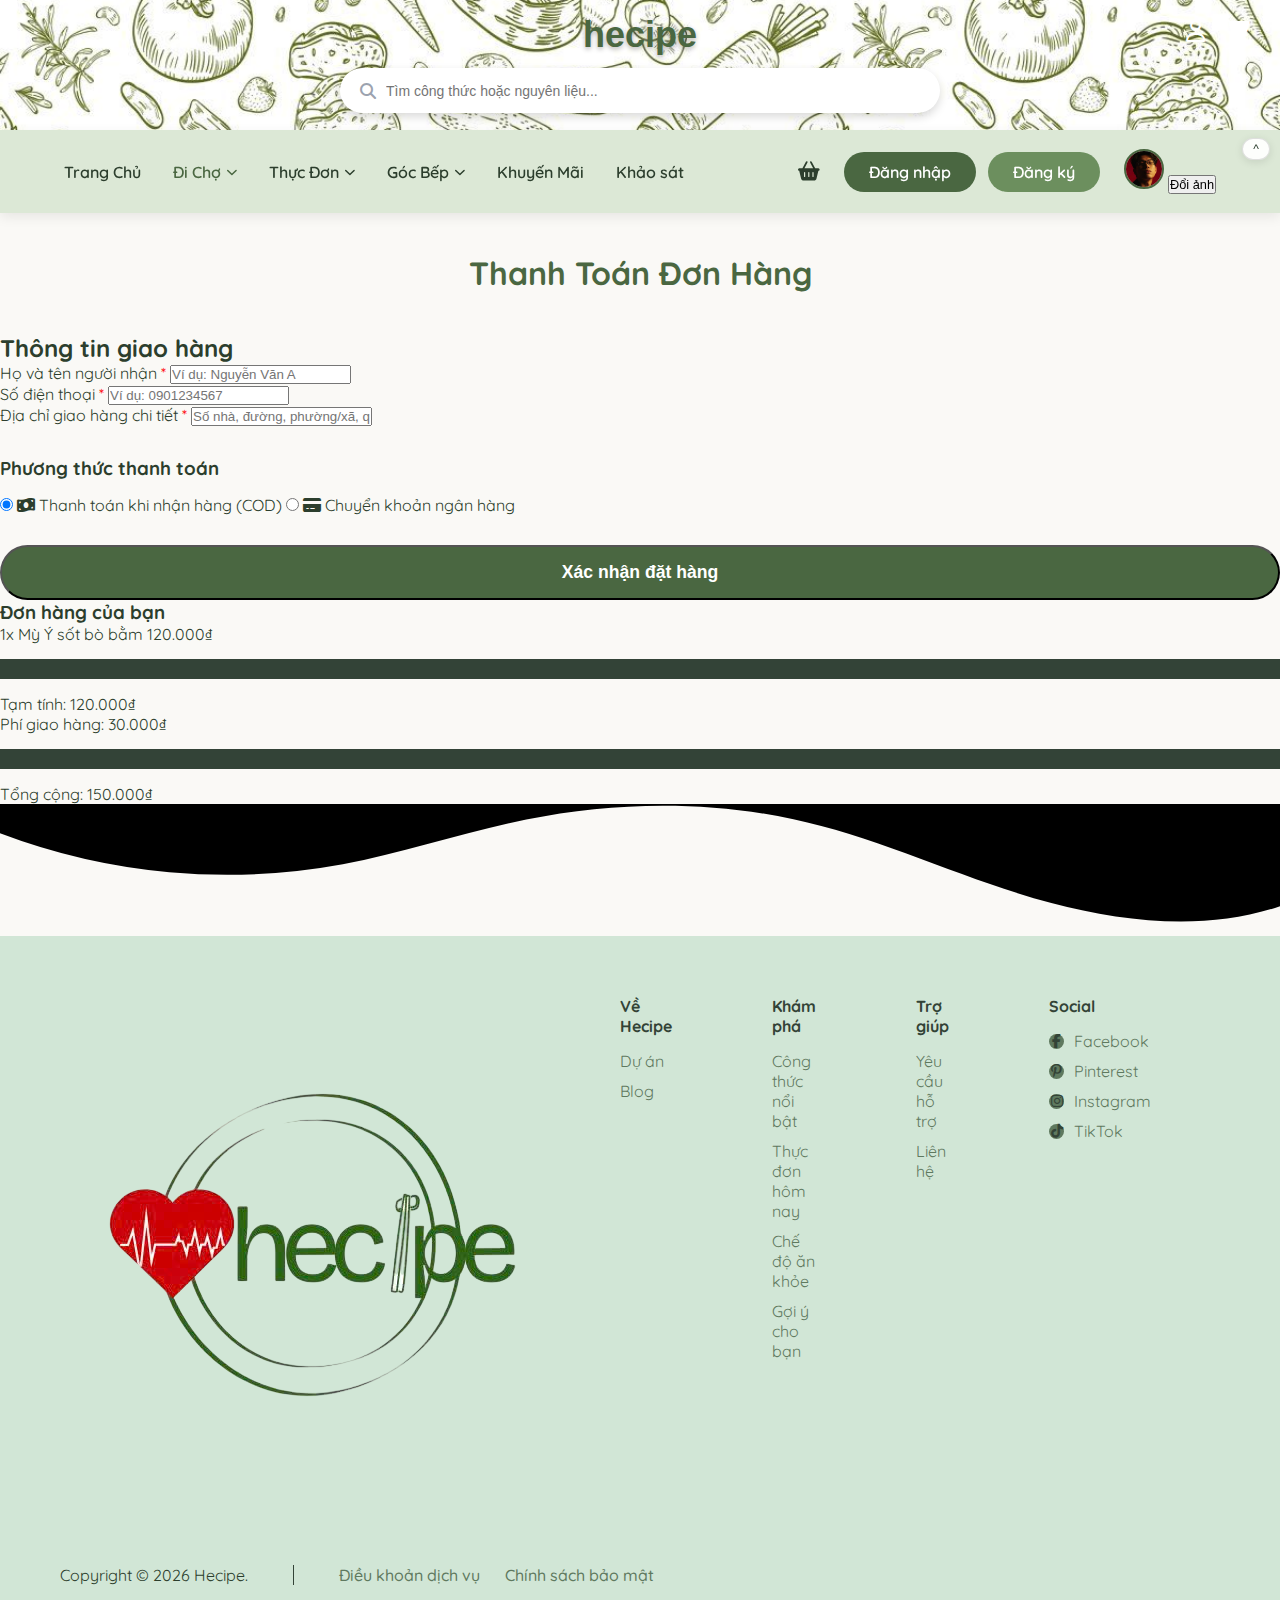
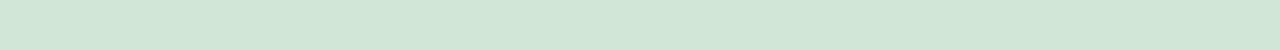
<file: checkout.html>
<!doctype html>
<html lang="vi">
<head>
    <meta charset="UTF-8">
    <meta name="viewport" content="width=device-width, initial-scale=1.0">
    <title>Thanh Toán - Hecipe</title>
    <link
      href="https://fonts.googleapis.com/css2?family=Playfair+Display:wght@600;700&family=Quicksand:wght@500;600&display=swap"
      rel="stylesheet"
    />
    <link
      rel="stylesheet"
      href="https://cdnjs.cloudflare.com/ajax/libs/font-awesome/6.4.0/css/all.min.css"
    />
    <!--Liên kết với file all.min.css chứa các icon Font Awesome-->
    <link
      href="https://fonts.googleapis.com/css2?family=Inter:wght@400;700;800&display=swap"
      rel="stylesheet"
    />
    <link rel="stylesheet" href="style.css">
    <link rel="icon" href="/Hecipe-Frontend/ImageofWeb/Logo-Photoroom.png" type="image/png" />
</head>
<body>
    <header class="hero-header">
      <div class="top-icons">
        <a href="#" class="icon-link">
          <i class="far fa-user"></i>
        </a>
        <a href="#" class="icon-link">
          <i class="fas fa-shopping-cart"></i>
        </a>
      </div>

      <a href="#" class="brand-logo" style="color:#4A6741">hecipe</a>

      <div class="search-container">
        <div class="search-bar">
          <i class="fas fa-search"></i>
          <input type="text" placeholder="Tìm công thức hoặc nguyên liệu..." />
        </div>
      </div>
    </header>
        <nav class="navbar">
      <ul class="nav-links">
        <li><a href="index.html">Trang Chủ</a></li>
        <li class="dropdown">
          <a href="#">Đi Chợ <i class="fa-solid fa-chevron-down"></i></a>
          <ul class="dropdown-menu">
            <li><a href="shopNL.html">Nguyên Liệu</a></li>
            <li><a href="gianhangdt.html">Gian Hàng Đối Tác</a></li>
            <li><a href="combotietkiem.html">Combo Tiết Kiệm</a></li>
          </ul>
        </li>
        <li class="dropdown">
          <a href="#">Thực Đơn <i class="fa-solid fa-chevron-down"></i></a>
          <ul class="dropdown-menu">
            <li><a href="thucdon7d.html">Lộ Trình 7 Ngày</a></li>
            <li><a href="thucdoneatclean.html">Eat Clean & Diet</a></li>
            <li class="divider"></li>
            <li><a href="dinhduong-benhly.html">Dinh Dưỡng Bệnh Lý</a></li>
          </ul>
        </li>
        <li class="dropdown">
          <a href="#">Góc Bếp <i class="fa-solid fa-chevron-down"></i></a>
          <ul class="dropdown-menu">
            <li><a href="recipes.html">Công Thức Nấu Ăn</a></li>
            <li><a href="#">Video Hướng Dẫn</a></li>
            <li><a href="#">Góc Y Khoa</a></li>
          </ul>
        </li>
        <li><a href="#">Khuyến Mãi</a></li>
        <li><a href="onboarding.html">Khảo sát</a></li>
      </ul>

      <div class="user-actions">
        <div class="cart-box">
          <a href="#"><i class="fa-solid fa-basket-shopping"></i></a>
        </div>
        <div id="authButtons" class="auth-buttons">
          <a href="login.html" class="btn-primary" id="loginBtn">Đăng nhập</a>
          <a href="register.html" class="btn-primary" id="registerBtn" style="margin-left:8px; background-color:#6C8F5E;">Đăng ký</a>
        </div>
        <div class="user-profile hidden" id="profileContainer">
          <img src="ImageofWeb/Nguyencaophi.jpg" alt="User Avatar" class="avatar" id="avatarImg" />
          <input type="file" id="avatarInput" style="display:none;" accept="image/*" />
          <button class="btn-secondary" id="changeAvatarBtn" onclick="document.getElementById('avatarInput').click()" style="margin-top:5px; font-size:0.8rem;">Đổi ảnh</button>
          <ul class="profile-dropdown">
            <li class="profile-name" style="padding:10px 20px; font-weight:600; cursor:default;"><span id="displayUsername"></span></li>
            <li><a href="hosouser.html">Hồ sơ sức khỏe (BMI)</a></li>
            <li><a href="#">Lịch sử đơn hàng</a></li>
            <li><a href="#">Ví Voucher</a></li>
            <li class="logout"><a href="#" id="logoutLink">Đăng xuất</a></li>
          </ul>
        </div>
      </div>
    </nav>

    <main class="checkout-container">
        <h1 class="page-title" style="text-align: center; margin: 40px 0; color: var(--primary-green);">Thanh Toán Đơn Hàng</h1>
        
        <div class="checkout-layout">
            <section class="checkout-form-section">
                <h2>Thông tin giao hàng</h2>
                <form action="profile.html" class="checkout-form">
                    <div class="form-group">
                        <label for="fullname">Họ và tên người nhận <span style="color:red">*</span></label>
                        <input type="text" id="fullname" name="fullname" required placeholder="Ví dụ: Nguyễn Văn A">
                    </div>
                    
                    <div class="form-group">
                        <label for="phone">Số điện thoại <span style="color:red">*</span></label>
                        <input type="tel" id="phone" name="phone" required placeholder="Ví dụ: 0901234567">
                    </div>
                    
                    <div class="form-group">
                        <label for="address">Địa chỉ giao hàng chi tiết <span style="color:red">*</span></label>
                        <input type="text" id="address" name="address" required placeholder="Số nhà, đường, phường/xã, quận/huyện...">
                    </div>

                    <h3 style="margin-top: 30px; margin-bottom: 15px; color: var(--text-dark);">Phương thức thanh toán</h3>
                    <div class="payment-methods">
                        <label class="radio-wrapper payment-option">
                            <input type="radio" name="payment" value="cod" checked>
                            <span class="payment-text"><i class="fas fa-money-bill-wave"></i> Thanh toán khi nhận hàng (COD)</span>
                        </label>
                        <label class="radio-wrapper payment-option">
                            <input type="radio" name="payment" value="transfer">
                            <span class="payment-text"><i class="fas fa-credit-card"></i> Chuyển khoản ngân hàng</span>
                        </label>
                    </div>

                    <button type="submit" class="btn-primary" style="width: 100%; margin-top: 30px; padding: 15px; font-size: 1.1rem;">Xác nhận đặt hàng</button>
                </form>
            </section>

            <aside class="cart-summary order-summary">
                <h3>Đơn hàng của bạn</h3>
                <div class="summary-item">
                    <span class="summary-item__name">1x Mỳ Ý sốt bò bằm</span>
                    <span class="summary-item__price">120.000₫</span>
                </div>
                <div class="divider" style="width: 100%; margin: 15px 0;"></div>
                <div class="summary-row">
                    <span>Tạm tính:</span>
                    <span>120.000₫</span>
                </div>
                <div class="summary-row">
                    <span>Phí giao hàng:</span>
                    <span>30.000₫</span>
                </div>
                <div class="divider" style="width: 100%; margin: 15px 0;"></div>
                <div class="summary-row summary-row--total">
                    <span>Tổng cộng:</span>
                    <span>150.000₫</span>
                </div>
            </aside>
        </div>
    </main>

  <div class="custom-shape-divider-top">
    <svg data-name="Layer 1" xmlns="http://www.w3.org/2000/svg" viewBox="0 0 1200 120" preserveAspectRatio="none">
        <path d="M321.39,56.44c58-10.79,114.16-30.13,172-41.86,82.39-16.72,168.19-17.73,250.45-.39C823.78,31,906.67,72,985.66,92.83c70.05,18.48,146.53,26.09,214.34,3V0H0V27.35A600.21,600.21,0,0,0,321.39,56.44Z" class="shape-fill"></path>
    </svg>
  </div>
  <footer class="footer">

  <!-- KHỐI TRÊN -->
  <div class="footer-container">

    <!-- BÊN TRÁI: LOGO -->
    <div class="footer-logo">
      <a href="index.html" title="Về trang chủ">
        <img src="ImageofWeb/Logo-Photoroom.png" alt="Hecipe Logo">
      </a>
    </div>

    <!-- BÊN PHẢI: NỘI DUNG -->
    <div class="footer-links">

      <div class="footer-col">
        <h4>Về Hecipe</h4>
        <a href="duan.html">Dự án</a>
        <a href="blog.html">Blog</a>
      </div>

      <div class="footer-col">
   <h4>Khám phá</h4>
   <a href="congthuc.html">Công thức nổi bật</a>
   <a href="thucdon.html">Thực đơn hôm nay</a>
   <a href="chedo.html">Chế độ ăn khỏe</a>
   <a href="goiy.html">Gợi ý cho bạn</a>
</div>

      <div class="footer-col">
        <h4>Trợ giúp</h4>
        <a href="hotro.html">Yêu cầu hỗ trợ</a>
        <a href="lienhe.html">Liên hệ</a>
      </div>

      <div class="footer-col">
        <h4>Social</h4>
  <a href="fb.html">
    <i class="fa-brands fa-facebook-f"></i>
    Facebook
  </a>
  <a href="pin.html">
    <i class="fa-brands fa-pinterest-p"></i>
    Pinterest
  </a>
  <a href="ig.html">
    <i class="fa-brands fa-instagram"></i>
    Instagram
  </a>
  <a href="tw.html">
    <i class="fa-brands fa-tiktok"></i>
    TikTok
</div>
      </div>

      <div class="footer-app">
   <h4>Download our app:</h4>
   <a href="https://play.google.com" target="_blank"><img src="ImageofWeb/ggplay.webp" class="badge-google"></a>
   <a href="https://www.apple.com/app-store/" target="_blank"><img src="ImageofWeb/appstore.png" class="badge-apple"></a>
</div>
    </div>
  </div>

  <div class="footer-bottom">
   <div class="copyright">Copyright © 2026 Hecipe.</div>
   <div class="divider"></div>
   <div class="policy-links"><a href="dieukhoan.html">Điều khoản dịch vụ</a><a href="chinhsach.html">Chính sách bảo mật</a></div>
</div>
</footer>
<script>
  document.addEventListener('DOMContentLoaded', () => {
    // 1. Lấy toàn bộ đường dẫn URL hiện tại
    let currentPath = window.location.pathname;
    let currentPage = currentPath.split('/').pop();
    
    // Xử lý trang chủ
    if (currentPage === '' || currentPage === 'index.html') {
      currentPage = 'index.html';
    }

    // --- BƯỚC MỚI: QUY ĐỔI TRANG CON VỀ TRANG CHA ---
    // Nếu URL có chứa 'recipe-detail' (đang ở trang chi tiết công thức)
    if (currentPath.includes('recipe-detail')) {
      // Ép JS hiểu trang hiện tại là recipes.html để bôi sáng mục Góc Bếp
      currentPage = 'recipes.html'; 
    }
    // Tương tự cho phần Đi Chợ: Nếu đang ở trang sản phẩm, giỏ hàng, thanh toán...
    else if (currentPath.includes('product') || currentPath.includes('cart') || currentPath.includes('checkout')) {
      // Ép JS hiểu là đang ở shopNL.html để bôi sáng mục Đi Chợ
      currentPage = 'shopNL.html';
    }

    const navLinks = document.querySelectorAll('.nav-links a');
    
    // 2. Tắt tất cả class 'active' gán cứng trong HTML trước đó
    navLinks.forEach(link => link.classList.remove('active'));

    // 3. Quét từng thẻ <a> để tìm thẻ khớp với trang đã được quy đổi
    navLinks.forEach((link) => {
      const href = link.getAttribute('href');
      
      // Bỏ qua các link trống hoặc đang dùng dấu #
      if (!href || href === '#' || href.startsWith('#')) return;

      const linkPage = href.split('/').pop();

      // Nếu link khớp với trang đích
      if (linkPage === currentPage) {
        // Làm sáng mục con
        link.classList.add('active'); 

        // Tìm ngược lên dropdown cha
        const parentDropdown = link.closest('.dropdown');
        if (parentDropdown) {
          const parentToggle = parentDropdown.querySelector('a'); 
          if (parentToggle) {
            parentToggle.classList.add('active'); 
          }
        }
      }
    });
  });
</script>
<script src="search-unified.js" defer></script>
</body>
</html>
</file>
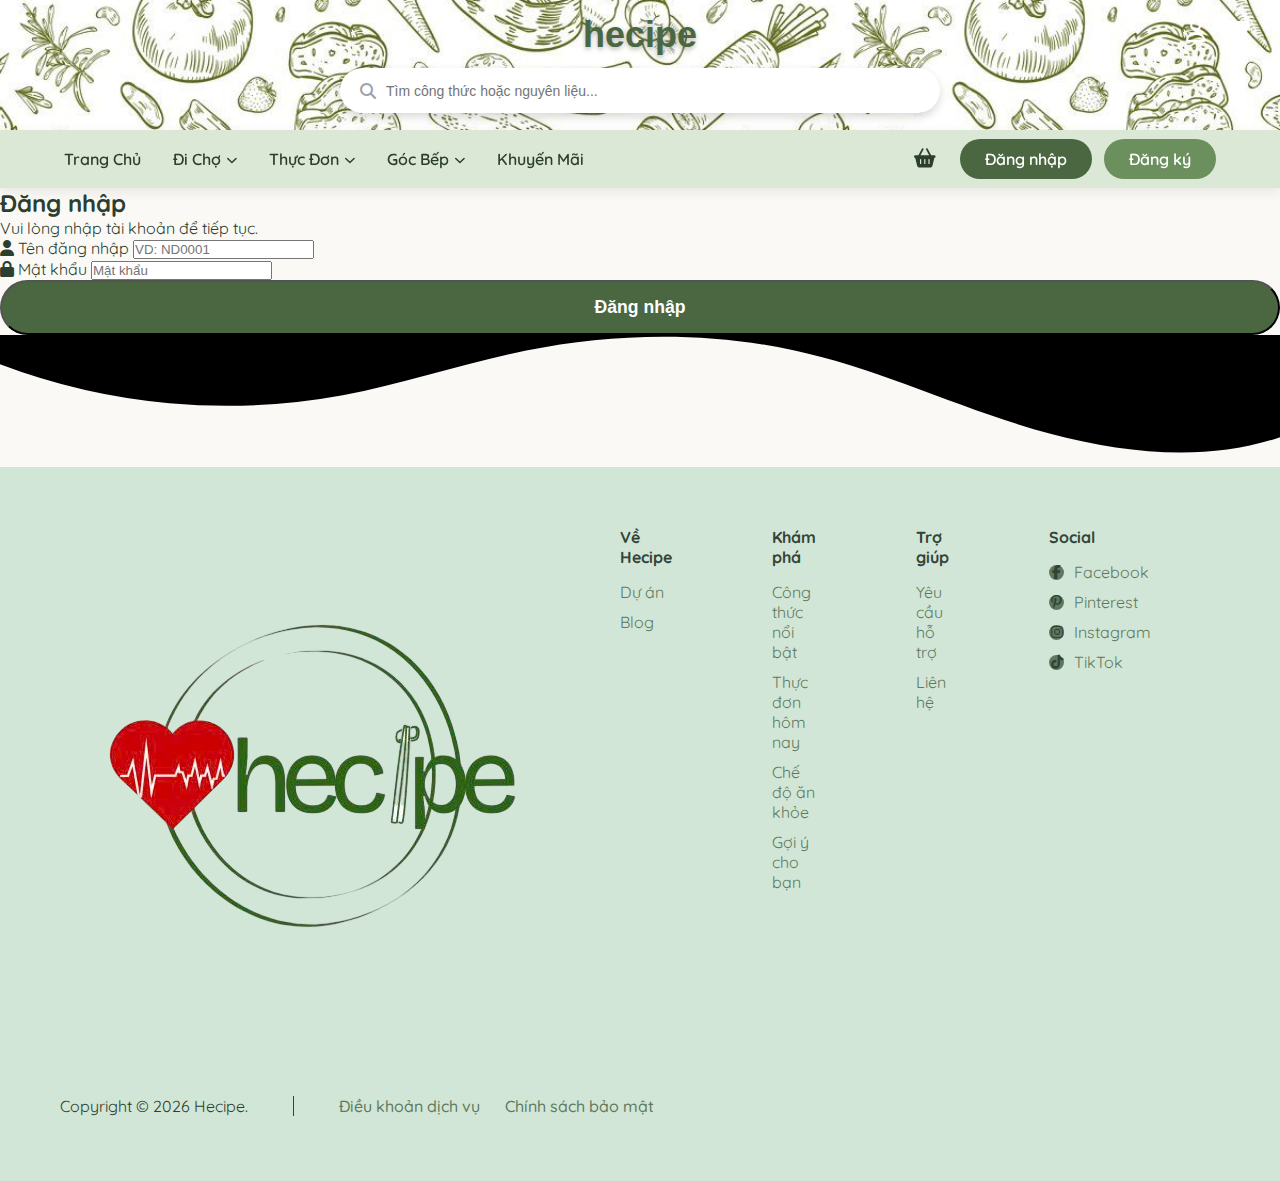
<file: hosouser.html>
<!doctype html>
<html lang="vi">
<head>
    <meta charset="UTF-8">
    <meta name="viewport" content="width=device-width, initial-scale=1.0">
    <title>Hồ Sơ Sức Khỏe - Hecipe</title>
    
    <link href="https://fonts.googleapis.com/css2?family=Playfair+Display:wght@600;700&family=Quicksand:wght@500;600&display=swap" rel="stylesheet">
    <link rel="stylesheet" href="https://cdnjs.cloudflare.com/ajax/libs/font-awesome/6.4.0/css/all.min.css">
    <link rel="stylesheet" href="style.css">
</head>
<body>

    <header class="hero-header">
      <div class="top-icons">
        <a href="#" class="icon-link">
          <i class="far fa-user"></i>
        </a>
        <a href="#" class="icon-link">
          <i class="fas fa-shopping-cart"></i>
        </a>
      </div>

      <a href="#" class="brand-logo" style="color:#4A6741">hecipe</a>

      <div class="search-container">
        <div class="search-bar">
          <i class="fas fa-search"></i>
          <input type="text" placeholder="Tìm công thức hoặc nguyên liệu..." />
        </div>
      </div>
    </header>

    <nav class="navbar">
      <ul class="nav-links">
        <li><a href="index.html">Trang Chủ</a></li>
        <li class="dropdown">
          <a href="#">Đi Chợ <i class="fa-solid fa-chevron-down"></i></a>
          <ul class="dropdown-menu">
            <li><a href="#">Nguyên Liệu</a></li>
            <li><a href="#">Gian Hàng Đối Tác</a></li>
            <li><a href="#">Combo Tiết Kiệm</a></li>
          </ul>
        </li>
        <li class="dropdown">
          <a href="#">Thực Đơn <i class="fa-solid fa-chevron-down"></i></a>
          <ul class="dropdown-menu">
            <li><a href="#">Lộ Trình 7 Ngày</a></li>
            <li><a href="#">Eat Clean & Diet</a></li>
            <li class="divider"></li>
            <li><a href="#">Dinh Dưỡng Bệnh Lý</a></li>
          </ul>
        </li>
        <li class="dropdown">
          <a href="#">Góc Bếp <i class="fa-solid fa-chevron-down"></i></a>
          <ul class="dropdown-menu">
            <li><a href="#">Công Thức Nấu Ăn</a></li>
            <li><a href="#">Video Hướng Dẫn</a></li>
            <li><a href="#">Góc Y Khoa</a></li>
          </ul>
        </li>
        <li><a href="#">Khuyến Mãi</a></li>
      </ul>

      <div class="user-actions">
        <div class="cart-box">
          <a href="#"><i class="fa-solid fa-basket-shopping"></i></a>
        </div>

        <div id="authButtons" class="auth-buttons">
          <a href="hosouser.html" class="btn-primary" id="loginBtn">Đăng nhập</a>
        </div>

        <div class="user-profile hidden" id="profileContainer">
          <img src="ImageofWeb/Nguyencaophi.jpg" alt="User Avatar" class="avatar" id="avatarImg" />
          <ul class="profile-dropdown">
            <li class="profile-name" style="padding:10px 20px; font-weight:600; cursor:default;">
              <span id="displayUsername"></span>
            </li>
            <li><a href="hosouser.html">Hồ sơ sức khỏe (BMI)</a></li>
            <li><a href="#">Lịch sử đơn hàng</a></li>
            <li><a href="#">Ví Voucher</a></li>
            <li class="logout"><a href="#" id="logoutLink">Đăng xuất</a></li>
          </ul>
        </div>
      </div>
    </nav>

    <main>

    <div class="profile-container">
        <div class="profile-header">
            <h2>Hồ Sơ Của Bạn</h2>
            <p id="loginMessage">Cập nhật chỉ số cơ thể để Hecipe gợi ý thực đơn chuẩn xác nhất.</p>
        </div>

        <form id="healthProfileForm">
            <input type="hidden" id="userId" value="ND0001">

            <div class="form-group">
                <label for="height"><i class="fa-solid fa-ruler-vertical"></i> Chiều cao (cm)</label>
                <input type="number" id="height" required placeholder="Ví dụ: 170" min="100" max="250">
            </div>

            <div class="form-group">
                <label for="weight"><i class="fa-solid fa-weight-scale"></i> Cân nặng (kg)</label>
                <input type="number" id="weight" step="0.1" required placeholder="Ví dụ: 65.5" min="30" max="200">
            </div>

            <div class="form-group">
                <label>Giới tính</label>
                <div style="display:flex; gap:20px; align-items:center;">
                    <input type="radio" id="gender-male" name="gender" value="male" required>
                    <label for="gender-male" class="radio-wrapper">Nam</label>

                    <input type="radio" id="gender-female" name="gender" value="female">
                    <label for="gender-female" class="radio-wrapper">Nữ</label>
                </div>
            </div>

            <div class="form-group">
                <label for="birthYear"><i class="fa-solid fa-calendar"></i> Năm sinh</label>
                <input type="number" id="birthYear" min="1900" max="2025" required placeholder="Ví dụ: 1990">
            </div>

            <div class="form-group">
                <label for="avatar"><i class="fa-solid fa-image"></i> Ảnh đại diện (tùy chọn)</label>
                <input type="file" id="avatar" accept="image/*">
            </div>

            <div class="form-group">
                <label for="activityLevel"><i class="fa-solid fa-person-running"></i> Mức độ vận động</label>
                <select id="activityLevel" required>
                    <option value="" disabled selected>Chọn mức độ vận động của bạn</option>
                    <option value="1.2">Ít vận động (Việc văn phòng, không tập thể dục)</option>
                    <option value="1.375">Vận động nhẹ (Tập nhẹ nhàng 1-3 ngày/tuần)</option>
                    <option value="1.55">Vận động vừa (Tập thể thao 3-5 ngày/tuần)</option>
                    <option value="1.725">Vận động nặng (Tập thể thao 6-7 ngày/tuần)</option>
                </select>
            </div>

            <button type="submit" class="btn-primary" style="width: 100%; font-size: 1.1rem; padding: 15px;">
                <i class="fa-solid fa-calculator"></i> Tính Toán & Cập Nhật
            </button>
        </form>

        <div id="resultsArea" class="result-card">
            <h3>Kết Quả Của Bạn</h3>
            
            <p>Chỉ số BMI</p>
            <div class="metric" id="bmiValue">--</div>
            <div class="status-badge" id="bmiStatus">--</div>

            <p>Năng lượng tiêu hao mỗi ngày (TDEE)</p>
            <div class="metric" id="tdeeValue">-- <span style="font-size: 1rem; color: var(--text-dark);">kcal</span></div>
            
            <p style="margin-top: 15px; font-size: 0.9rem; color: var(--text-light);">
                *Dữ liệu đã được lưu vào hồ sơ để gợi ý thực đơn.
            </p>
        </div>
    </div>
    </main>

    <script>
        // if user not logged redirect to login
        if (localStorage.getItem('loggedIn') !== 'true') {
            window.location.href = 'login.html';
        }
        function toggleAuthUI() {
            const logged = localStorage.getItem('loggedIn') === 'true';
            const profile = document.getElementById('profileContainer');
            const authBtns = document.getElementById('authButtons');
            const message = document.getElementById('loginMessage');
            if (profile) profile.classList.toggle('hidden', !logged);
            if (authBtns) authBtns.classList.toggle('hidden', logged);
            if (message) {
                message.textContent = logged ? 'Bạn đã đăng nhập. Cập nhật hồ sơ của mình nếu cần.' : 'Cập nhật chỉ số cơ thể để Hecipe gợi ý thực đơn chuẩn xác nhất.';
            }
            if (logged) {
                const storedAvatar = localStorage.getItem('avatar');
                if (storedAvatar) {
                    const img = document.getElementById('avatarImg');
                    if (img) img.src = storedAvatar;
                }
            }
        }

        document.getElementById('healthProfileForm').addEventListener('submit', async function(e) {
            e.preventDefault(); // Ngăn form reload lại trang

            // 1. Lấy dữ liệu từ form
            const genderEl = document.querySelector('input[name="gender"]:checked');
            const payload = {
                userId: document.getElementById('userId').value,
                height: document.getElementById('height').value,
                weight: document.getElementById('weight').value,
                activityLevel: document.getElementById('activityLevel').value,
                gender: genderEl ? genderEl.value : null,
                birthYear: document.getElementById('birthYear').value
            };

            try {
                // Thay đổi nút submit để báo hiệu đang load
                const btn = this.querySelector('button');
                const originalText = btn.innerHTML;
                btn.innerHTML = '<i class="fa-solid fa-spinner fa-spin"></i> Đang xử lý...';
                btn.disabled = true;

                // 2. Gửi request API (Fetch) tới Backend
                const response = await fetch('http://localhost:3000/api/users/update-health', {
                    method: 'POST',
                    headers: {
                        'Content-Type': 'application/json'
                    },
                    body: JSON.stringify(payload)
                });

                if (!response.ok) {
                    throw new Error('Có lỗi xảy ra khi gọi API');
                }

                const result = await response.json();

                // 3. Hiển thị kết quả
                document.getElementById('bmiValue').innerText = result.data.bmi;
                document.getElementById('bmiStatus').innerText = result.data.status;
                
                // mark user as logged in and update UI
                localStorage.setItem('loggedIn', 'true');
                // save profile fields locally as well
                const profileObj = {
                    height: document.getElementById('height').value,
                    weight: document.getElementById('weight').value,
                    birthYear: document.getElementById('birthYear').value,
                    gender: (genderEl ? genderEl.value : null)
                };
                // avatar file -> base64
                const fileInput = document.getElementById('avatar');
                if (fileInput && fileInput.files && fileInput.files[0]) {
                    const reader = new FileReader();
                    reader.onload = function(evt) {
                        profileObj.avatar = evt.target.result;
                        localStorage.setItem('avatar', evt.target.result);
                        localStorage.setItem('userProfile', JSON.stringify(profileObj));
                        toggleAuthUI();
                    };
                    reader.readAsDataURL(fileInput.files[0]);
                } else {
                    // maybe there was existing avatar already set
                    const existing = localStorage.getItem('avatar');
                    if (existing) profileObj.avatar = existing;
                    localStorage.setItem('userProfile', JSON.stringify(profileObj));
                    toggleAuthUI();
                }

                // Đổi màu badge tùy theo trạng thái
                const badge = document.getElementById('bmiStatus');
                if(result.data.status === 'Gầy') badge.style.backgroundColor = '#F59E0B'; // Vàng
                else if(result.data.status === 'Thừa cân') badge.style.backgroundColor = '#EF4444'; // Đỏ
                else badge.style.backgroundColor = 'var(--primary-green)'; // Xanh bình thường

                document.getElementById('tdeeValue').innerHTML = `${result.data.tdee} <span style="font-size: 1rem; color: var(--text-dark);">kcal</span>`;
                
                // Hiện thẻ kết quả
                document.getElementById('resultsArea').style.display = 'block';

                // Phục hồi nút bấm
                btn.innerHTML = originalText;
                btn.disabled = false;

            } catch (error) {
                console.error("Lỗi:", error);
                alert("Lỗi kết nối máy chủ. Vui lòng kiểm tra Node.js đã chạy chưa.");
                
                // Phục hồi nút bấm nếu lỗi
                const btn = this.querySelector('button');
                btn.innerHTML = '<i class="fa-solid fa-calculator"></i> Tính Toán & Cập Nhật';
                btn.disabled = false;
            }
        });

        // run on load as well
        document.addEventListener('DOMContentLoaded', () => {
            const logoutLink = document.getElementById('logoutLink');
            if (logoutLink) {
                logoutLink.addEventListener('click', (e) => {
                    e.preventDefault();
                    localStorage.removeItem('loggedIn');
                    toggleAuthUI();
                });
            }
            // prefill form if data exists
            const stored = localStorage.getItem('userProfile');
            if (stored) {
                try {
                    const obj = JSON.parse(stored);
                    if (obj.height) document.getElementById('height').value = obj.height;
                    if (obj.weight) document.getElementById('weight').value = obj.weight;
                    if (obj.birthYear) document.getElementById('birthYear').value = obj.birthYear;
                    if (obj.gender) {
                        const g = obj.gender;
                        const radio = document.querySelector(`input[name="gender"][value="${g}"]`);
                        if (radio) radio.checked = true;
                    }
                    if (obj.avatar) {
                        localStorage.setItem('avatar', obj.avatar);
                    }
                } catch {}
            }
            toggleAuthUI();
        });
    </script>

  <div class="custom-shape-divider-top">
    <svg data-name="Layer 1" xmlns="http://www.w3.org/2000/svg" viewBox="0 0 1200 120" preserveAspectRatio="none">
        <path d="M321.39,56.44c58-10.79,114.16-30.13,172-41.86,82.39-16.72,168.19-17.73,250.45-.39C823.78,31,906.67,72,985.66,92.83c70.05,18.48,146.53,26.09,214.34,3V0H0V27.35A600.21,600.21,0,0,0,321.39,56.44Z" class="shape-fill"></path>
    </svg>
  </div>
  <footer class="footer">

  <!-- KHỐI TRÊN -->
  <div class="footer-container">

    <!-- BÊN TRÁI: LOGO -->
    <div class="footer-logo">
      <a href="/index.html" title="Về trang chủ">
        <img src="ImageofWeb/Logo-Photoroom.png" alt="Hecipe Logo">
      </a>
    </div>

    <!-- BÊN PHẢI: NỘI DUNG -->
    <div class="footer-links">

      <div class="footer-col">
        <h4>Về Hecipe</h4>
        <a href="duan.html">Dự án</a>
        <a href="blog.html">Blog</a>
      </div>

      <div class="footer-col">
   <h4>Khám phá</h4>
   <a href="congthuc.html">Công thức nổi bật</a>
   <a href="thucdon.html">Thực đơn hôm nay</a>
   <a href="chedo.html">Chế độ ăn khỏe</a>
   <a href="goiy.html">Gợi ý cho bạn</a>
</div>


      <div class="footer-col">
        <h4>Trợ giúp</h4>
        <a href="hotro.html">Yêu cầu hỗ trợ</a>
        <a href="lienhe.html">Liên hệ</a>
      </div>

<!-- Viết icon -->
      <div class="footer-col">
        <h4>Social</h4>
  <a href="fb.html">
    <i class="fa-brands fa-facebook-f"></i>
    Facebook
  </a>

  <a href="pin.html">
    <i class="fa-brands fa-pinterest-p"></i>
    Pinterest
  </a>

  <a href="ig.html">
    <i class="fa-brands fa-instagram"></i>
    Instagram
  </a>
  <a href="tw.html">
    <i class="fa-brands fa-tiktok"></i>
    TikTok
</div>
      </div>

      <div class="footer-app">
   <h4>Download our app:</h4>

   <a href="https://play.google.com" target="_blank">
      <img src="ImageofWeb/ggplay.webp" class="badge-google" >
   </a>

   <a href="https://www.apple.com/app-store/" target="_blank">
      <img src="ImageofWeb/appstore.png" class="badge-apple">
   </a>
</div>
    </div>
  </div>


  <!-- KHỐI DƯỚI -->
  <div class="footer-bottom">
   <div class="copyright">
      Copyright © 2026 Hecipe.
   </div>

   <div class="divider"></div>

   <div class="policy-links">
      <a href="dieukhoan.html">Điều khoản dịch vụ</a>
      <a href="chinhsach.html">Chính sách bảo mật</a>
   </div>
</div>

</footer>
</body>
</html>
</file>
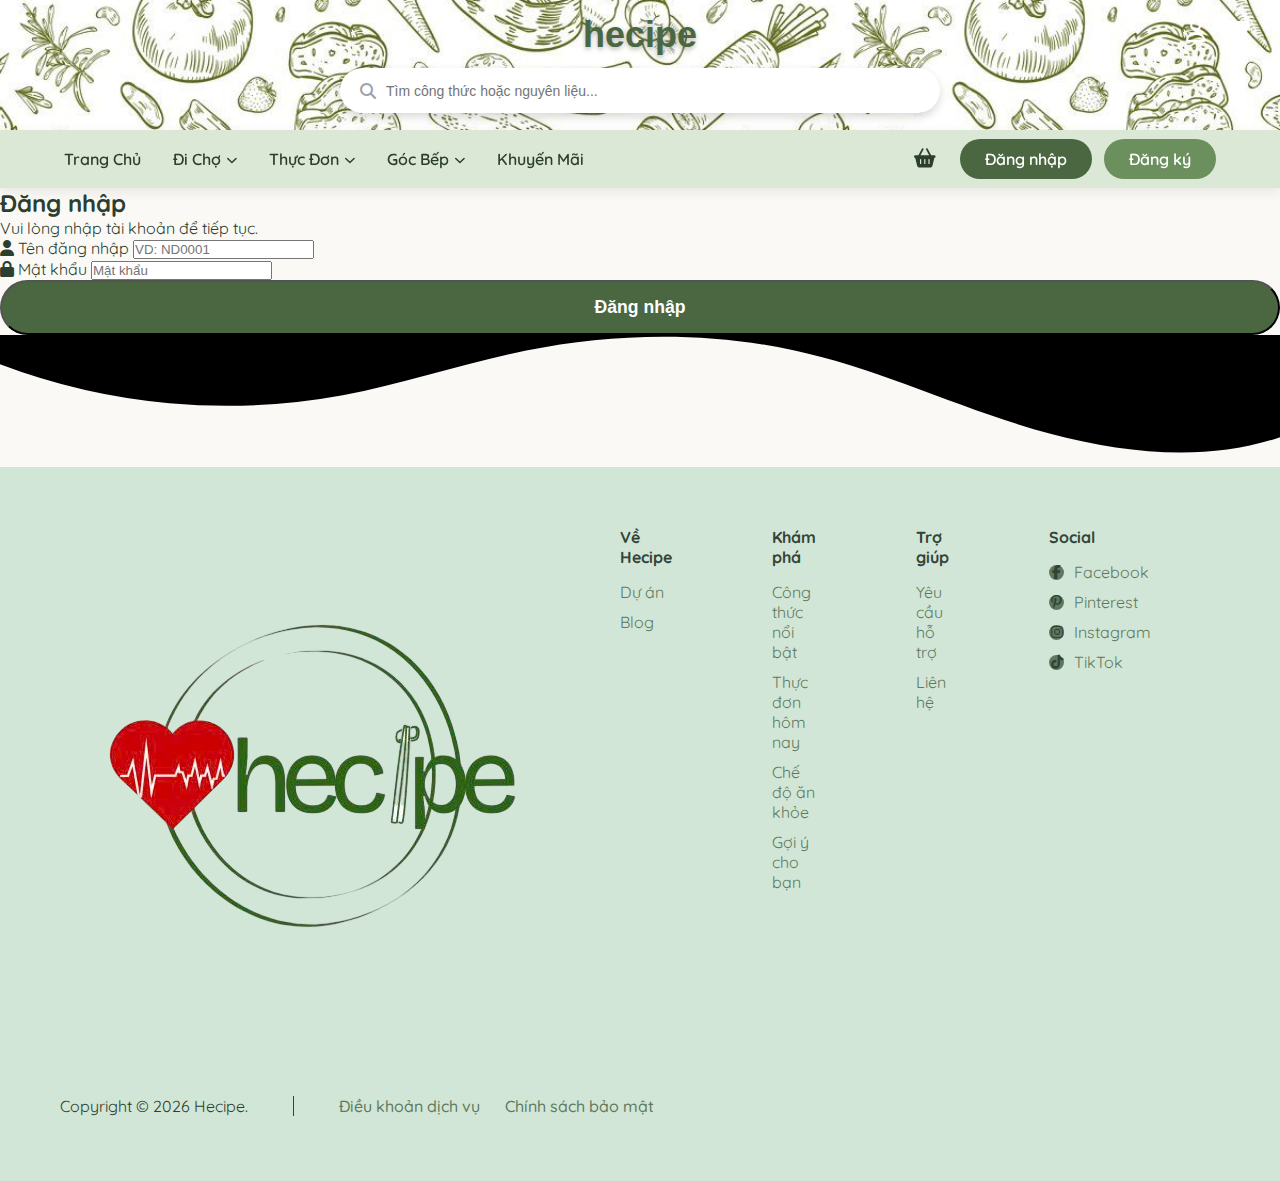
<file: login.html>
<!doctype html>
<html lang="vi">
<head>
    <meta charset="UTF-8">
    <meta name="viewport" content="width=device-width, initial-scale=1.0">
    <title>Đăng nhập - Hecipe</title>
    <link href="https://fonts.googleapis.com/css2?family=Playfair+Display:wght@600;700&family=Quicksand:wght@500;600&display=swap" rel="stylesheet">
    <link rel="stylesheet" href="https://cdnjs.cloudflare.com/ajax/libs/font-awesome/6.4.0/css/all.min.css">
    <link rel="stylesheet" href="style.css">
</head>
<body>
    <header class="hero-header">
      <div class="top-icons">
        <a href="#" class="icon-link">
          <i class="far fa-user"></i>
        </a>
        <a href="#" class="icon-link">
          <i class="fas fa-shopping-cart"></i>
        </a>
      </div>

      <a href="#" class="brand-logo" style="color:#4A6741">hecipe</a>

      <div class="search-container">
        <div class="search-bar">
          <i class="fas fa-search"></i>
          <input type="text" placeholder="Tìm công thức hoặc nguyên liệu..." />
        </div>
      </div>
    </header>

    <nav class="navbar">
      <ul class="nav-links">
        <li><a href="index.html">Trang Chủ</a></li>
        <li class="dropdown">
          <a href="#">Đi Chợ <i class="fa-solid fa-chevron-down"></i></a>
          <ul class="dropdown-menu">
            <li><a href="#">Nguyên Liệu</a></li>
            <li><a href="#">Gian Hàng Đối Tác</a></li>
            <li><a href="#">Combo Tiết Kiệm</a></li>
          </ul>
        </li>
        <li class="dropdown">
          <a href="#">Thực Đơn <i class="fa-solid fa-chevron-down"></i></a>
          <ul class="dropdown-menu">
            <li><a href="#">Lộ Trình 7 Ngày</a></li>
            <li><a href="#">Eat Clean & Diet</a></li>
            <li class="divider"></li>
            <li><a href="#">Dinh Dưỡng Bệnh Lý</a></li>
          </ul>
        </li>
        <li class="dropdown">
          <a href="#">Góc Bếp <i class="fa-solid fa-chevron-down"></i></a>
          <ul class="dropdown-menu">
            <li><a href="#">Công Thức Nấu Ăn</a></li>
            <li><a href="#">Video Hướng Dẫn</a></li>
            <li><a href="#">Góc Y Khoa</a></li>
          </ul>
        </li>
        <li><a href="#">Khuyến Mãi</a></li>
      </ul>

      <div class="user-actions">
        <div class="cart-box">
          <a href="#"><i class="fa-solid fa-basket-shopping"></i></a>
        </div>
        <div id="authButtons" class="auth-buttons">
          <a href="login.html" class="btn-primary">Đăng nhập</a>
          <a href="register.html" class="btn-primary" style="margin-left:8px; background-color:#6C8F5E;">Đăng ký</a>
        </div>
      </div>
    </nav>

    <main>
      <div class="profile-container">
        <div class="profile-header">
            <h2>Đăng nhập</h2>
            <p>Vui lòng nhập tài khoản để tiếp tục.</p>
        </div>
        <form id="loginForm">
            <div class="form-group">
                <label for="loginUser"><i class="fa-solid fa-user"></i> Tên đăng nhập</label>
                <input type="text" id="loginUser" required placeholder="VD: ND0001">
            </div>
            <div class="form-group">
                <label for="loginPass"><i class="fa-solid fa-lock"></i> Mật khẩu</label>
                <input type="password" id="loginPass" required placeholder="Mật khẩu">
            </div>
            <button type="submit" class="btn-primary" style="width:100%; padding:15px; font-size:1.1rem;">
                Đăng nhập
            </button>
        </form>
      </div>
    </main>

    <script>
      // if already logged in go to profile
      if (localStorage.getItem('loggedIn') === 'true') {
          window.location.href = 'hosouser.html';
      }
      document.getElementById('loginForm').addEventListener('submit', function(e){
          e.preventDefault();
          const entered = document.getElementById('loginUser').value;
          const pass = document.getElementById('loginPass').value;
          const storedUser = localStorage.getItem('userId');
          const storedPass = localStorage.getItem('password');
          if (storedUser && storedPass) {
              if (entered === storedUser && pass === storedPass) {
                  localStorage.setItem('loggedIn','true');
                  window.location.href = 'hosouser.html';
              } else {
                  alert('Tên đăng nhập hoặc mật khẩu không đúng.');
              }
          } else {
              // no account yet, just log in anyway
              localStorage.setItem('loggedIn','true');
              localStorage.setItem('userId', entered);
              window.location.href = 'hosouser.html';
          }
      });
    </script>
  
  <div class="custom-shape-divider-top">
    <svg data-name="Layer 1" xmlns="http://www.w3.org/2000/svg" viewBox="0 0 1200 120" preserveAspectRatio="none">
        <path d="M321.39,56.44c58-10.79,114.16-30.13,172-41.86,82.39-16.72,168.19-17.73,250.45-.39C823.78,31,906.67,72,985.66,92.83c70.05,18.48,146.53,26.09,214.34,3V0H0V27.35A600.21,600.21,0,0,0,321.39,56.44Z" class="shape-fill"></path>
    </svg>
  </div>
  <footer class="footer">
    <!-- footer copy same as index -->
  <div class="footer-container">
    <div class="footer-logo">
      <a href="/index.html" title="Về trang chủ">
        <img src="ImageofWeb/Logo-Photoroom.png" alt="Hecipe Logo">
      </a>
    </div>
    <div class="footer-links">
      <div class="footer-col">
        <h4>Về Hecipe</h4>
        <a href="duan.html">Dự án</a>
        <a href="blog.html">Blog</a>
      </div>
      <div class="footer-col">
   <h4>Khám phá</h4>
   <a href="congthuc.html">Công thức nổi bật</a>
   <a href="thucdon.html">Thực đơn hôm nay</a>
   <a href="chedo.html">Chế độ ăn khỏe</a>
   <a href="goiy.html">Gợi ý cho bạn</a>
</div>
      <div class="footer-col">
        <h4>Trợ giúp</h4>
        <a href="hotro.html">Yêu cầu hỗ trợ</a>
        <a href="lienhe.html">Liên hệ</a>
      </div>
      <div class="footer-col">
        <h4>Social</h4>
  <a href="fb.html">
    <i class="fa-brands fa-facebook-f"></i>
    Facebook
  </a>
  <a href="pin.html">
    <i class="fa-brands fa-pinterest-p"></i>
    Pinterest
  </a>
  <a href="ig.html">
    <i class="fa-brands fa-instagram"></i>
    Instagram
  </a>
  <a href="tw.html">
    <i class="fa-brands fa-tiktok"></i>
    TikTok
</div>
      </div>
      <div class="footer-app">
   <h4>Download our app:</h4>
   <a href="https://play.google.com" target="_blank">
      <img src="ImageofWeb/ggplay.webp" class="badge-google" >
   </a>
   <a href="https://www.apple.com/app-store/" target="_blank">
      <img src="ImageofWeb/appstore.png" class="badge-apple">
   </a>
</div>
    </div>
  </div>
  <div class="footer-bottom">
   <div class="copyright">
      Copyright © 2026 Hecipe.
   </div>
   <div class="divider"></div>
   <div class="policy-links">
      <a href="dieukhoan.html">Điều khoản dịch vụ</a>
      <a href="chinhsach.html">Chính sách bảo mật</a>
   </div>
</div>
</footer>
  
  </body>
</html>
</file>
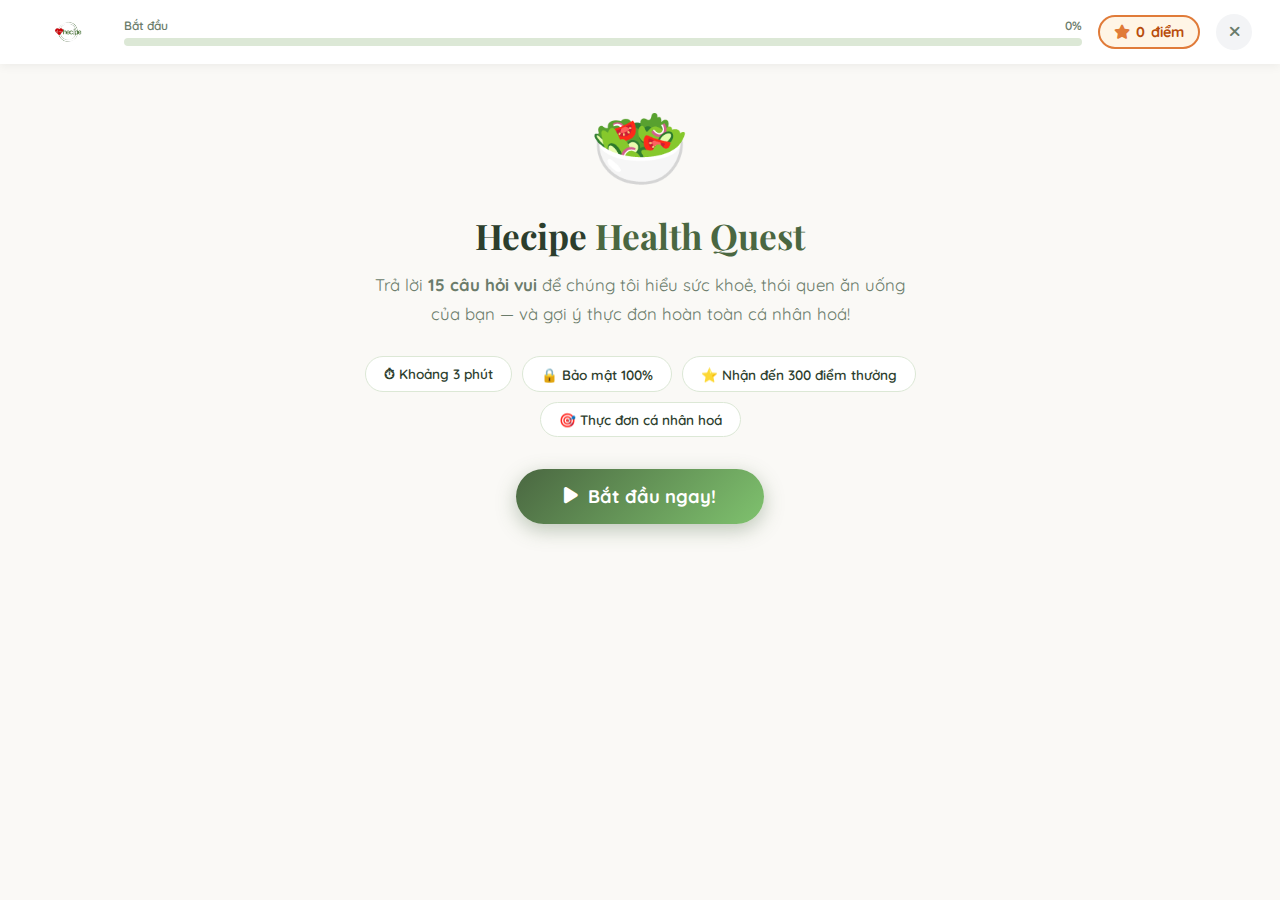
<file: onboarding.html>
<!doctype html>
<html lang="vi">
<head>
  <meta charset="UTF-8"/>
  <meta name="viewport" content="width=device-width, initial-scale=1.0"/>
  <title>Khảo Sát Sức Khoẻ - Hecipe</title>
  <link href="https://fonts.googleapis.com/css2?family=Playfair+Display:wght@600;700&family=Quicksand:wght@400;500;600;700&display=swap" rel="stylesheet"/>
  <link rel="stylesheet" href="https://cdnjs.cloudflare.com/ajax/libs/font-awesome/6.4.0/css/all.min.css"/>
  <link href="https://fonts.googleapis.com/css2?family=Inter:wght@400;700;800&display=swap" rel="stylesheet"/>
  <link rel="stylesheet" href="style.css"/>
  <style>
    /* ═══════════════════════════════════════════
       HECIPE HEALTH QUEST — Gamified Survey
       ═══════════════════════════════════════════ */
    :root {
      --primary-green: #4A6741;
      --sage-light: #DCE8D6;
      --bg-cream: #FAF9F6;
      --text-dark: #2C3E2D;
      --text-light: #6B7C6B;
      --white: #fff;
      --accent-yellow: #E07B39;
      --accent-orange: #E07B39;
      --accent-blue: #3B82C4;
      --accent-pink: #D9648A;
      --accent-teal: #2CA58D;
      --shadow-card: 0 8px 32px rgba(74,103,65,0.14);
    }

    /* ── OVERLAY toàn trang khảo sát ── */
    .survey-overlay {
      position: fixed; inset: 0; z-index: 1000;
      background: var(--bg-cream);
      display: flex; flex-direction: column;
      overflow: hidden;
    }

    /* ── TOPBAR ── */
    .sq-topbar {
      display: flex; align-items: center;
      padding: 14px 28px; background: var(--white);
      box-shadow: 0 2px 10px rgba(0,0,0,.06);
      gap: 16px; flex-shrink: 0;
    }
    .sq-logo {
      display: inline-block;
      width: 80px;
      height: 32px;
      background-image: url('ImageofWeb/Logo-Photoroom.png');
      background-size: contain;
      background-repeat: no-repeat;
      background-position: center;
      text-indent: -9999px;
      overflow: hidden;
      text-decoration: none;
    }
    .sq-logo span { display: none; }

    /* PROGRESS BAR */
    .sq-progress-wrap { flex: 1; }
    .sq-progress-label {
      display: flex; justify-content: space-between;
      font-size: .75rem; color: var(--text-light);
      font-weight: 600; margin-bottom: 5px;
    }
    .sq-progress-track {
      height: 8px; background: var(--sage-light);
      border-radius: 50px; overflow: hidden;
    }
    .sq-progress-fill {
      height: 100%; border-radius: 50px;
      background: linear-gradient(90deg, var(--primary-green), #7FC26E);
      transition: width .5s cubic-bezier(.4,0,.2,1);
    }

    /* POINTS BADGE */
    .sq-points {
      display: flex; align-items: center; gap:6px;
      background: #FFF5E6; border: 2px solid var(--accent-yellow);
      border-radius: 50px; padding: 6px 14px;
      font-weight: 700; font-size: .9rem; color: #B84D0C;
      flex-shrink: 0;
    }
    .sq-points i { color: var(--accent-yellow); }

    /* CLOSE */
    .sq-close {
      width: 36px; height: 36px; border-radius: 50%;
      border: none; background: #f3f4f6;
      cursor: pointer; color: var(--text-light);
      display: flex; align-items: center; justify-content: center;
      font-size: .95rem; transition: .2s; flex-shrink: 0;
    }
    .sq-close:hover { background: #fee2e2; color: #dc2626; }

    /* ── MAIN AREA ── */
    .sq-main {
      flex: 1; overflow-y: auto; overflow-x: hidden;
      display: flex; flex-direction: column; align-items: center;
      padding: 32px 20px 100px;
    }

    /* ── SECTION INTRO (Màn chào) ── */
    .sq-intro {
      max-width: 560px; text-align: center;
      animation: sqFadeUp .5s ease both;
    }
    .sq-intro__emoji { font-size: 5rem; margin-bottom: 16px; display: block;
      animation: sqBounce 1.2s ease infinite; }
    .sq-intro__title {
      font-family: 'Playfair Display', serif;
      font-size: 2.2rem; color: var(--text-dark); margin-bottom: 12px;
    }
    .sq-intro__title em { color: var(--primary-green); font-style: normal; }
    .sq-intro__sub {
      color: var(--text-light); font-size: 1.05rem;
      line-height: 1.7; margin-bottom: 28px;
    }
    .sq-intro__chips { display: flex; gap: 10px; flex-wrap: wrap; justify-content: center; margin-bottom: 32px; }
    .sq-intro__chip {
      background: var(--white); border: 1.5px solid var(--sage-light);
      border-radius: 50px; padding: 8px 18px;
      font-size: .85rem; font-weight: 600; color: var(--text-dark);
      display: flex; align-items: center; gap: 6px;
    }
    .sq-start-btn {
      background: linear-gradient(135deg, var(--primary-green), #7FC26E);
      color: #fff; border: none; border-radius: 50px;
      padding: 16px 48px; font-family: 'Quicksand', sans-serif;
      font-weight: 800; font-size: 1.15rem; cursor: pointer;
      box-shadow: 0 6px 20px rgba(74,103,65,.35);
      transition: .25s; display: flex; align-items: center; gap: 10px;
      margin: 0 auto;
    }
    .sq-start-btn:hover { transform: translateY(-3px) scale(1.02); box-shadow: 0 10px 28px rgba(74,103,65,.4); }

    /* ── QUESTION CONTAINER ── */
    .sq-question {
      width: 100%; max-width: 720px;
      animation: sqFadeUp .4s ease both;
    }

    /* SECTION BANNER (tiêu đề nhóm câu hỏi) */
    .sq-section-banner {
      display: flex; align-items: center; gap: 14px;
      background: var(--white); border-radius: 18px;
      padding: 18px 24px; margin-bottom: 20px;
      box-shadow: 0 2px 12px rgba(0,0,0,.06);
      border-left: 5px solid var(--primary-green);
    }
    .sq-section-banner__icon {
      width: 48px; height: 48px; border-radius: 14px;
      background: var(--sage-light); display: flex;
      align-items: center; justify-content: center;
      font-size: 1.5rem; flex-shrink: 0;
    }
    .sq-section-banner__text { flex: 1; }
    .sq-section-banner__label {
      font-size: .72rem; font-weight: 700; color: var(--primary-green);
      text-transform: uppercase; letter-spacing: .5px;
    }
    .sq-section-banner__title {
      font-family: 'Playfair Display', serif;
      font-size: 1.2rem; color: var(--text-dark);
    }

    /* QUESTION CARD */
    .sq-card {
      background: var(--white); border-radius: 22px;
      padding: 32px 36px; box-shadow: var(--shadow-card);
      margin-bottom: 16px;
    }
    .sq-qnum {
      font-size: .75rem; font-weight: 700; color: var(--text-light);
      text-transform: uppercase; letter-spacing: .5px; margin-bottom: 10px;
      display: flex; align-items: center; gap: 6px;
    }
    .sq-qnum-badge {
      background: var(--primary-green); color: #fff;
      border-radius: 50%; width: 22px; height: 22px;
      display: inline-flex; align-items: center; justify-content: center;
      font-size: .7rem; font-weight: 800;
    }
    .sq-qtitle {
      font-family: 'Playfair Display', serif;
      font-size: 1.45rem; color: var(--text-dark);
      margin-bottom: 6px; line-height: 1.35;
    }
    .sq-qsub { font-size: .88rem; color: var(--text-light); margin-bottom: 24px; }

    /* ════════ GAME TYPE 1: CARD GRID (SINGLE/MULTI SELECT) ════════ */
    .sq-grid {
      display: grid; gap: 12px;
      grid-template-columns: repeat(auto-fill, minmax(200px, 1fr));
    }
    .sq-grid--2col { grid-template-columns: 1fr 1fr; }
    .sq-grid--3col { grid-template-columns: 1fr 1fr 1fr; }

    .sq-option {
      border: 2.5px solid var(--sage-light);
      border-radius: 16px; padding: 16px 18px;
      cursor: pointer; transition: all .22s;
      background: var(--white); text-align: center;
      display: flex; flex-direction: column;
      align-items: center; gap: 8px; user-select: none;
    }
    .sq-option__emoji { font-size: 2rem; line-height: 1; }
    .sq-option__label { font-weight: 700; font-size: .9rem; color: var(--text-dark); }
    .sq-option__sub { font-size: .75rem; color: var(--text-light); }
    .sq-option:hover {
      border-color: var(--primary-green);
      background: #f0f7ee;
      transform: translateY(-3px);
      box-shadow: 0 6px 18px rgba(74,103,65,.15);
    }
    .sq-option.selected {
      border-color: var(--primary-green);
      background: linear-gradient(135deg, #e8f5e9, #f0f7ee);
      box-shadow: 0 4px 14px rgba(74,103,65,.2);
    }
    .sq-option.selected::after {
      content: '✓'; position: absolute; top: 0; right: 10px;
      width: 22px; height: 22px; border-radius: 50%;
      background: var(--primary-green); color: #fff;
      font-size: .75rem; font-weight: 800;
      display: flex; align-items: center; justify-content: center;
    }
    .sq-option { position: relative; }

    /* ════════ GAME TYPE 2: SLIDER / SCALE ════════ */
    .sq-slider-wrap { padding: 8px 0; }
    .sq-slider-labels {
      display: flex; justify-content: space-between;
      font-size: .78rem; color: var(--text-light);
      font-weight: 600; margin-bottom: 8px;
    }
    .sq-slider {
      -webkit-appearance: none; appearance: none;
      width: 100%; height: 8px; border-radius: 50px;
      background: var(--sage-light); outline: none; cursor: pointer;
    }
    .sq-slider::-webkit-slider-thumb {
      -webkit-appearance: none; appearance: none;
      width: 28px; height: 28px; border-radius: 50%;
      background: var(--primary-green); cursor: pointer;
      box-shadow: 0 2px 10px rgba(74,103,65,.4);
      border: 3px solid #fff; transition: transform .2s;
    }
    .sq-slider::-webkit-slider-thumb:hover { transform: scale(1.2); }
    .sq-slider-value {
      text-align: center; margin-top: 12px;
      font-family: 'Inter', sans-serif;
      font-size: 2rem; font-weight: 800;
      color: var(--primary-green);
    }
    .sq-slider-value span { font-size: 1rem; font-weight: 500; color: var(--text-light); }

    /* ════════ GAME TYPE 3: INPUT FIELDS (TEXT / NUMBER) ════════ */
    .sq-input-row { display: flex; gap: 12px; flex-wrap: wrap; }
    .sq-input-group { display: flex; flex-direction: column; gap: 6px; flex: 1; min-width: 140px; }
    .sq-input-group label { font-size: .82rem; font-weight: 700; color: var(--text-dark); }
    .sq-input {
      border: 2px solid var(--sage-light); border-radius: 12px;
      padding: 12px 16px; font-family: 'Quicksand', sans-serif;
      font-size: 1rem; color: var(--text-dark); outline: none;
      background: #fafafa; transition: .2s;
    }
    .sq-input:focus {
      border-color: var(--primary-green);
      box-shadow: 0 0 0 3px rgba(74,103,65,.1);
      background: #fff;
    }
    .sq-input-unit {
      display: flex; align-items: center;
      border: 2px solid var(--sage-light); border-radius: 12px;
      overflow: hidden; background: #fafafa;
      transition: .2s;
    }
    .sq-input-unit:focus-within {
      border-color: var(--primary-green);
      box-shadow: 0 0 0 3px rgba(74,103,65,.1);
    }
    .sq-input-unit input {
      flex: 1; border: none; background: transparent;
      padding: 12px 16px; font-family: 'Quicksand', sans-serif;
      font-size: 1rem; outline: none; color: var(--text-dark);
    }
    .sq-input-unit__label {
      padding: 0 14px; background: var(--sage-light);
      font-weight: 700; font-size: .85rem; color: var(--primary-green);
      white-space: nowrap; border-left: 2px solid var(--sage-light);
    }

    /* ════════ GAME TYPE 4: SWIPE CARDS (Tinder style - Thích/Không thích) ════════ */
    .sq-swipe-arena {
      position: relative; height: 260px; margin: 8px 0;
    }
    .sq-swipe-card {
      position: absolute; inset: 0;
      background: var(--white); border-radius: 20px;
      border: 2px solid var(--sage-light);
      display: flex; align-items: center; justify-content: center;
      flex-direction: column; gap: 10px;
      box-shadow: var(--shadow-card); cursor: grab;
      transition: transform .15s; user-select: none;
      font-size: 1.1rem; font-weight: 700; color: var(--text-dark);
    }
    .sq-swipe-card .sq-option__emoji { font-size: 3.5rem; }
    .sq-swipe-btns {
      display: flex; justify-content: center; gap: 24px; margin-top: 16px;
    }
    .sq-swipe-btn {
      width: 60px; height: 60px; border-radius: 50%; border: none;
      cursor: pointer; font-size: 1.5rem;
      display: flex; align-items: center; justify-content: center;
      transition: .2s; box-shadow: 0 4px 12px rgba(0,0,0,.12);
    }
    .sq-swipe-btn--no  { background: #fee2e2; color: #dc2626; }
    .sq-swipe-btn--yes { background: #dcfce7; color: #16a34a; }
    .sq-swipe-btn:hover { transform: scale(1.15); }
    .sq-swipe-out-right { animation: swipeRight .4s ease forwards; }
    .sq-swipe-out-left  { animation: swipeLeft  .4s ease forwards; }

    /* ════════ GAME TYPE 5: EMOJI SCALE (Rate with emoji) ════════ */
    .sq-emoji-scale {
      display: flex; justify-content: space-around;
      gap: 8px; flex-wrap: wrap;
    }
    .sq-emoji-option {
      display: flex; flex-direction: column; align-items: center;
      gap: 6px; cursor: pointer; padding: 12px 8px;
      border-radius: 14px; border: 2px solid transparent;
      transition: all .22s; min-width: 60px; flex: 1;
    }
    .sq-emoji-option:hover { background: var(--sage-light); transform: translateY(-3px); }
    .sq-emoji-option.selected {
      background: linear-gradient(135deg, #e8f5e9, #d4edcc);
      border-color: var(--primary-green);
      transform: scale(1.08) translateY(-3px);
      box-shadow: 0 6px 16px rgba(74,103,65,.2);
    }
    .sq-emoji-option__icon { font-size: 2.2rem; line-height: 1; }
    .sq-emoji-option__label { font-size: .72rem; font-weight: 700; color: var(--text-light); text-align: center; }

    /* ════════ GAME TYPE 6: TAG CLOUD (Multi-select tags) ════════ */
    .sq-tag-cloud { display: flex; flex-wrap: wrap; gap: 10px; }
    .sq-tag {
      padding: 9px 18px; border: 2px solid var(--sage-light);
      border-radius: 50px; cursor: pointer;
      font-weight: 600; font-size: .88rem; color: var(--text-dark);
      background: var(--white); transition: all .2s;
      display: flex; align-items: center; gap: 6px;
    }
    .sq-tag:hover { border-color: var(--primary-green); color: var(--primary-green); background: #f0f7ee; }
    .sq-tag.selected {
      background: var(--primary-green); color: #fff;
      border-color: var(--primary-green);
      box-shadow: 0 3px 10px rgba(74,103,65,.3);
    }

    /* ════════ GAME TYPE 7: TIMELINE PICKER (Frequency picker) ════════ */
    .sq-timeline { display: flex; gap: 10px; }
    .sq-timeline-btn {
      flex: 1; padding: 14px 8px; border: 2px solid var(--sage-light);
      border-radius: 14px; cursor: pointer; text-align: center;
      background: var(--white); transition: all .2s;
    }
    .sq-timeline-btn__num {
      font-family: 'Inter', sans-serif; font-size: 1.6rem; font-weight: 800;
      color: var(--primary-green); line-height: 1;
    }
    .sq-timeline-btn__label { font-size: .72rem; font-weight: 600; color: var(--text-light); margin-top: 3px; }
    .sq-timeline-btn:hover { border-color: var(--primary-green); transform: translateY(-2px); }
    .sq-timeline-btn.selected {
      background: var(--primary-green); border-color: var(--primary-green);
      box-shadow: 0 4px 12px rgba(74,103,65,.3);
    }
    .sq-timeline-btn.selected .sq-timeline-btn__num,
    .sq-timeline-btn.selected .sq-timeline-btn__label { color: #fff; }

    /* ── NAVIGATION BUTTONS ── */
    .sq-nav {
      position: fixed; bottom: 0; left: 0; right: 0;
      background: var(--white); border-top: 1px solid var(--sage-light);
      padding: 16px 28px; display: flex; justify-content: space-between;
      align-items: center; z-index: 1000;
      box-shadow: 0 -4px 20px rgba(0,0,0,.08);
    }
    .sq-btn {
      padding: 13px 32px; border-radius: 50px; border: none;
      font-family: 'Quicksand', sans-serif; font-weight: 700;
      font-size: .95rem; cursor: pointer; transition: .25s;
      display: flex; align-items: center; gap: 8px;
    }
    .sq-btn--back {
      background: var(--sage-light); color: var(--primary-green);
    }
    .sq-btn--back:hover { background: #c8ddc0; transform: translateX(-2px); }
    .sq-btn--next {
      background: linear-gradient(135deg, var(--primary-green), #7FC26E);
      color: #fff; box-shadow: 0 4px 16px rgba(74,103,65,.3);
    }
    .sq-btn--next:hover { transform: translateY(-2px) translateX(2px); box-shadow: 0 7px 22px rgba(74,103,65,.4); }
    .sq-btn--next:disabled { background: #b0c8a6; cursor: not-allowed; transform: none; box-shadow: none; }
    .sq-skip { background: none; border: none; color: var(--text-light);
      font-size: .85rem; cursor: pointer; text-decoration: underline; }
    .sq-nav__center { display: flex; flex-direction: column; align-items: center; }
    .sq-nav__step { font-size: .75rem; color: var(--text-light); font-weight: 600; }
    .sq-nav__dots { display: flex; gap: 5px; margin-top: 4px; }
    .sq-nav__dot {
      width: 6px; height: 6px; border-radius: 50%;
      background: var(--sage-light); transition: all .3s;
    }
    .sq-nav__dot.active { background: var(--primary-green); width: 18px; border-radius: 50px; }

    /* ── REWARD ANIMATION ── */
    .sq-reward {
      position: fixed; inset: 0; z-index: 1000;
      display: flex; align-items: center; justify-content: center;
      background: rgba(0,0,0,.4); backdrop-filter: blur(4px);
      animation: sqFadeIn .2s ease;
    }
    .sq-reward__card {
      background: var(--white); border-radius: 28px;
      padding: 40px 48px; text-align: center;
      box-shadow: 0 20px 60px rgba(0,0,0,.2);
      animation: sqPopIn .4s cubic-bezier(.175,.885,.32,1.275);
      max-width: 400px;
    }
    .sq-reward__emoji { font-size: 4rem; display: block; margin-bottom: 12px;
      animation: sqBounce .8s ease; }
    .sq-reward__title {
      font-family: 'Playfair Display', serif;
      font-size: 1.6rem; color: var(--text-dark); margin-bottom: 8px;
    }
    .sq-reward__points {
      font-family: 'Inter', sans-serif; font-size: 1.2rem;
      font-weight: 800; color: #B84D0C;
      background: #FFF5E6; padding: 8px 20px; border-radius: 50px;
      display: inline-block; margin-bottom: 16px;
    }
    .sq-reward__sub { color: var(--text-light); font-size: .9rem; margin-bottom: 24px; }
    .sq-reward__btn {
      background: linear-gradient(135deg, var(--primary-green), #7FC26E);
      color: #fff; border: none; border-radius: 50px;
      padding: 13px 36px; font-family: 'Quicksand', sans-serif;
      font-weight: 700; font-size: 1rem; cursor: pointer;
      box-shadow: 0 4px 14px rgba(74,103,65,.35); transition: .2s;
    }
    .sq-reward__btn:hover { transform: translateY(-2px); }

    /* ── CONFETTI PARTICLES ── */
    .confetti-piece {
      position: fixed; width: 10px; height: 10px;
      border-radius: 2px; pointer-events: none; z-index: 1000;
      animation: confettiFall linear forwards;
    }

    /* ── RESULT SCREEN ── */
    .sq-result {
      max-width: 620px; text-align: center;
      animation: sqFadeUp .5s ease both;
    }
    .sq-result__hero {
      font-size: 5rem; display: block;
      animation: sqBounce 1s ease infinite; margin-bottom: 16px;
    }
    .sq-result__title {
      font-family: 'Playfair Display', serif;
      font-size: 2rem; color: var(--text-dark); margin-bottom: 8px;
    }
    .sq-result__sub { color: var(--text-light); font-size: 1rem; margin-bottom: 28px; }
    .sq-result__summary {
      display: grid; grid-template-columns: 1fr 1fr;
      gap: 14px; margin-bottom: 28px; text-align: left;
    }
    .sq-result__item {
      background: var(--white); border-radius: 16px;
      padding: 16px 20px; box-shadow: 0 2px 12px rgba(0,0,0,.06);
      border-left: 4px solid var(--primary-green);
    }
    .sq-result__item-label {
      font-size: .75rem; font-weight: 700; color: var(--text-light);
      text-transform: uppercase; letter-spacing: .4px; margin-bottom: 4px;
    }
    .sq-result__item-val {
      font-family: 'Inter', sans-serif; font-size: 1.2rem;
      font-weight: 800; color: var(--primary-green);
    }
    .sq-result__item-sub { font-size: .8rem; color: var(--text-light); margin-top: 2px; }
    .sq-result__cta {
      display: flex; gap: 12px; justify-content: center; flex-wrap: wrap;
    }
    .sq-result__btn-primary {
      background: linear-gradient(135deg, var(--primary-green), #7FC26E);
      color: #fff; border: none; border-radius: 50px;
      padding: 14px 32px; font-family: 'Quicksand', sans-serif;
      font-weight: 700; font-size: 1rem; cursor: pointer;
      box-shadow: 0 4px 16px rgba(74,103,65,.35);
      text-decoration: none; display: inline-flex; align-items: center; gap: 8px;
    }
    .sq-result__btn-secondary {
      background: var(--white); color: var(--primary-green);
      border: 2px solid var(--primary-green); border-radius: 50px;
      padding: 14px 32px; font-family: 'Quicksand', sans-serif;
      font-weight: 700; font-size: 1rem; cursor: pointer;
      text-decoration: none; display: inline-flex; align-items: center; gap: 8px;
    }

    /* ── ANIMATIONS ── */
    @keyframes sqFadeUp {
      from { opacity: 0; transform: translateY(24px); }
      to   { opacity: 1; transform: translateY(0); }
    }
    @keyframes sqFadeIn {
      from { opacity: 0; } to { opacity: 1; }
    }
    @keyframes sqPopIn {
      from { transform: scale(.7); opacity: 0; }
      to   { transform: scale(1); opacity: 1; }
    }
    @keyframes sqBounce {
      0%,100% { transform: translateY(0); }
      50%      { transform: translateY(-12px); }
    }
    @keyframes swipeRight {
      to { transform: translateX(140%) rotate(20deg); opacity: 0; }
    }
    @keyframes swipeLeft {
      to { transform: translateX(-140%) rotate(-20deg); opacity: 0; }
    }
    @keyframes confettiFall {
      0%   { transform: translateY(-20px) rotate(0deg); opacity: 1; }
      100% { transform: translateY(100vh) rotate(720deg); opacity: 0; }
    }

    /* ── RESPONSIVE ── */
    @media (max-width: 600px) {
      .sq-card { padding: 22px 18px; }
      .sq-grid { grid-template-columns: 1fr 1fr; }
      .sq-grid--3col { grid-template-columns: 1fr 1fr; }
      .sq-qtitle { font-size: 1.2rem; }
      .sq-result__summary { grid-template-columns: 1fr; }
      .sq-topbar { padding: 10px 14px; gap: 10px; }
      .sq-btn { padding: 11px 22px; font-size: .88rem; }
      .sq-timeline { flex-wrap: wrap; }
      .sq-timeline-btn { min-width: calc(33% - 8px); }
    }
  </style>
    <link rel="icon" href="/Hecipe-Frontend/ImageofWeb/Logo-Photoroom.png" type="image/png" />
</head>
<body>

<!-- ══════════════════════════════════════════
     SURVEY OVERLAY
══════════════════════════════════════════ -->
<div class="survey-overlay" id="surveyOverlay">

  <!-- TOP BAR -->
  <div class="sq-topbar">
    <a href="index.html" class="sq-logo" title="Hecipe">hecipe</a>
    <div class="sq-progress-wrap">
      <div class="sq-progress-label">
        <span id="progressLabel">Bắt đầu</span>
        <span id="progressPct">0%</span>
      </div>
      <div class="sq-progress-track">
        <div class="sq-progress-fill" id="progressFill" style="width:0%"></div>
      </div>
    </div>
    <div class="sq-points"><i class="fa-solid fa-star"></i> <span id="pointsDisplay">0</span> điểm</div>
    <button class="sq-close" onclick="confirmExit()" title="Thoát"><i class="fa-solid fa-xmark"></i></button>
  </div>

  <!-- MAIN SCROLL AREA -->
  <div class="sq-main" id="sqMain">
    <!-- Content rendered by JS -->
  </div>

  <!-- BOTTOM NAV -->
  <div class="sq-nav" id="sqNav" style="display:none">
    <button class="sq-btn sq-btn--back" id="btnBack" onclick="goBack()">
      <i class="fa-solid fa-arrow-left"></i> Quay lại
    </button>
    <div class="sq-nav__center">
      <div class="sq-nav__step" id="navStepLabel"></div>
      <div class="sq-nav__dots" id="navDots"></div>
    </div>
    <button class="sq-btn sq-btn--next" id="btnNext" onclick="goNext()">
      Tiếp theo <i class="fa-solid fa-arrow-right"></i>
    </button>
  </div>

</div>

<!-- REWARD OVERLAY -->
<div class="sq-reward" id="rewardOverlay" style="display:none">
  <div class="sq-reward__card">
    <span class="sq-reward__emoji" id="rewardEmoji">🎉</span>
    <div class="sq-reward__title" id="rewardTitle">Xuất sắc!</div>
    <div class="sq-reward__points" id="rewardPoints">+50 điểm</div>
    <div class="sq-reward__sub" id="rewardSub">Bạn đã hoàn thành phần này rất tốt!</div>
    <button class="sq-reward__btn" onclick="dismissReward()">Tiếp tục <i class="fa-solid fa-arrow-right"></i></button>
  </div>
</div>

<script>
/* ═══════════════════════════════════════════════════════
   HECIPE HEALTH QUEST — Survey Engine
   Ánh xạ DB: KHAOSAT / CAUHOI / CAUTRALOI / TRALOI_USER
              TAIKHOANND / LICHSUBMI / COBENH / BENHLY
═══════════════════════════════════════════════════════ */

/* ── SURVEY DATA (ánh xạ với DB) ─────────────────── */
const SURVEY_ID = 'KS000001';  // KHAOSAT.MAKS

const colorPalette = ['#4A6741','#E07B39','#E07B39','#3B82C4','#D9648A','#2CA58D','#7FC26E'];

const SECTIONS = [
  /* ── SECTION 1: THÔNG TIN CƠ BẢN ── */
  {
    id: 'basic',
    icon: '👤',
    label: 'Phần 1 / 5',
    title: 'Thông tin cơ bản',
    rewardAfter: false,
    questions: [
      {
        id: 'CH000001',
        type: 'GRID_SINGLE',   // CAUHOI.LOAICH = 'SINGLE'
        gameStyle: 'emoji-scale',
        title: 'Bạn là...?',
        sub: 'Chọn giới tính để chúng tôi tính chỉ số dinh dưỡng phù hợp hơn',
        dbField: 'GIOITINH',
        required: true,
        options: [
          { id: 'g0', emoji: '👩', label: 'Nữ',  value: 0 },
          { id: 'g1', emoji: '👨', label: 'Nam',  value: 1 },
          { id: 'g2', emoji: '🧑', label: 'Khác', value: 2 },
        ]
      },
      {
        id: 'CH000002',
        type: 'INPUT',
        gameStyle: 'number-input',
        title: 'Chiều cao & cân nặng của bạn?',
        sub: 'Chúng tôi sẽ tính BMI và nhu cầu calo hằng ngày',
        dbFields: ['CHIEUCAO', 'CANNANG'],
        required: true,
        inputs: [
          { key: 'CHIEUCAO', label: 'Chiều cao', unit: 'cm', min: 100, max: 250, placeholder: '170' },
          { key: 'CANNANG',  label: 'Cân nặng',  unit: 'kg', min: 20,  max: 300, placeholder: '65'  },
        ]
      },
      {
        id: 'CH000003',
        type: 'SLIDER',
        gameStyle: 'slider',
        title: 'Bạn bao nhiêu tuổi?',
        sub: 'Kéo thanh trượt để chọn tuổi của bạn',
        dbField: 'NGAYSINH',
        required: true,
        min: 10, max: 90, default: 28, unit: 'tuổi',
        labels: ['10 tuổi', '90 tuổi'],
      },
    ]
  },

  /* ── SECTION 2: MỤC TIÊU SỨC KHOẺ ── */
  {
    id: 'goal',
    icon: '🎯',
    label: 'Phần 2 / 5',
    title: 'Mục tiêu của bạn',
    rewardAfter: true,
    rewardConfig: { emoji: '🏆', title: 'Tuyệt vời!', points: 50, sub: 'Mục tiêu rõ ràng là bước đầu thay đổi!' },
    questions: [
      {
        id: 'CH000004',
        type: 'GRID_SINGLE',
        gameStyle: 'card-grid',
        title: 'Mục tiêu chính của bạn là gì?',
        sub: 'Chọn 1 mục tiêu phù hợp nhất với bạn hiện tại',
        dbField: 'MUCTIEU',
        required: true,
        gridCols: 3,
        options: [
          { id: 'lose',     emoji: '📉', label: 'Giảm cân',     sub: 'Đốt mỡ, thon gọn', value: 'LOSE'     },
          { id: 'maintain', emoji: '⚖️', label: 'Duy trì',      sub: 'Giữ vóc dáng hiện tại', value: 'MAINTAIN' },
          { id: 'gain',     emoji: '💪', label: 'Tăng cơ',      sub: 'Xây dựng cơ bắp', value: 'GAIN'     },
          { id: 'health',   emoji: '❤️', label: 'Cải thiện sức khoẻ', sub: 'Ăn uống lành mạnh hơn', value: 'MEDICAL'  },
          { id: 'energy',   emoji: '⚡', label: 'Tăng năng lượng', sub: 'Tràn đầy sức sống', value: 'MAINTAIN' },
          { id: 'beauty',   emoji: '✨', label: 'Đẹp da, đẹp tóc', sub: 'Dinh dưỡng từ bên trong', value: 'MAINTAIN' },
        ]
      },
      {
        id: 'CH000005',
        type: 'GRID_SINGLE',
        gameStyle: 'card-grid',
        title: 'Mức độ hoạt động thể chất của bạn?',
        sub: 'Điều này ảnh hưởng lớn đến lượng calo cần nạp mỗi ngày',
        dbField: 'MUCHOATDONG',
        required: true,
        gridCols: 2,
        options: [
          { id: 'sed',    emoji: '🛋️', label: 'Ít vận động',     sub: 'Làm việc văn phòng, ít đi lại', value: 'SEDENTARY' },
          { id: 'light',  emoji: '🚶', label: 'Nhẹ nhàng',       sub: 'Đi bộ, tập yoga 1-3 ngày/tuần', value: 'LIGHT'     },
          { id: 'mod',    emoji: '🏃', label: 'Vừa phải',        sub: 'Tập thể dục 3-5 ngày/tuần',    value: 'MODERATE'  },
          { id: 'active', emoji: '🏋️', label: 'Tích cực',        sub: 'Tập nặng 6-7 ngày/tuần',       value: 'ACTIVE'    },
          { id: 'vact',   emoji: '🏅', label: 'Rất tích cực',    sub: 'Vận động viên, tập 2 buổi/ngày', value: 'VACTIVE'  },
        ]
      },
    ]
  },

  /* ── SECTION 3: THÓI QUEN ĂN UỐNG ── */
  {
    id: 'habits',
    icon: '🍽️',
    label: 'Phần 3 / 5',
    title: 'Thói quen ăn uống',
    rewardAfter: true,
    rewardConfig: { emoji: '🍳', title: 'Ngon miệng!', points: 60, sub: 'Thói quen ăn uống tốt là chìa khoá sức khoẻ!' },
    questions: [
      {
        id: 'CH000006',
        type: 'SWIPE',
        gameStyle: 'swipe',
        title: '🃏 Vuốt để chọn!',
        sub: 'Vuốt phải nếu bạn thường ăn món này, vuốt trái nếu không',
        dbField: 'THUCPHAM_THICH',
        required: false,
        cards: [
          { emoji: '🥦', label: 'Rau xanh', sub: 'Cải, bông cải, rau muống...' },
          { emoji: '🍖', label: 'Thịt đỏ',  sub: 'Bò, heo, cừu...' },
          { emoji: '🐟', label: 'Hải sản',  sub: 'Cá, tôm, cua, mực...' },
          { emoji: '🥚', label: 'Trứng',    sub: 'Trứng gà, vịt, cút...' },
          { emoji: '🥛', label: 'Sữa & Phô mai', sub: 'Sữa tươi, yogurt, cheese...' },
          { emoji: '🍚', label: 'Cơm trắng', sub: 'Gạo tẻ thông thường' },
          { emoji: '🍜', label: 'Mì & Bún',  sub: 'Mì gói, bún, phở...' },
          { emoji: '🍎', label: 'Trái cây',  sub: 'Ăn trái cây mỗi ngày' },
        ]
      },
      {
        id: 'CH000007',
        type: 'TIMELINE',
        gameStyle: 'timeline',
        title: 'Bạn ăn bao nhiêu bữa mỗi ngày?',
        sub: 'Chọn số bữa ăn phổ biến nhất của bạn',
        dbField: 'SOBUAAN',
        required: true,
        options: [
          { value: '1', num: '1', label: 'bữa/ngày' },
          { value: '2', num: '2', label: 'bữa/ngày' },
          { value: '3', num: '3', label: 'bữa/ngày' },
          { value: '4', num: '4', label: 'bữa/ngày' },
          { value: '5+', num: '5+', label: 'bữa/ngày' },
        ]
      },
      {
        id: 'CH000008',
        type: 'GRID_MULTI',
        gameStyle: 'tag-cloud',
        title: 'Bạn có kiêng cữ gì không? (Chọn tất cả phù hợp)',
        sub: 'Chúng tôi sẽ loại bỏ các món không phù hợp ra khỏi gợi ý',
        dbField: 'KIENGCU',
        required: false,
        options: [
          { emoji: '🥩', label: 'Không ăn thịt đỏ',   value: 'NO_RED_MEAT'  },
          { emoji: '🐷', label: 'Không ăn thịt heo',   value: 'NO_PORK'      },
          { emoji: '🐄', label: 'Không ăn thịt bò',    value: 'NO_BEEF'      },
          { emoji: '🐟', label: 'Không ăn hải sản',    value: 'NO_SEAFOOD'   },
          { emoji: '🥛', label: 'Không dung nạp sữa',  value: 'NO_DAIRY'     },
          { emoji: '🌾', label: 'Không ăn Gluten',     value: 'NO_GLUTEN'    },
          { emoji: '🌱', label: 'Thuần chay Vegan',    value: 'VEGAN'        },
          { emoji: '🧘', label: 'Chay trường',          value: 'VEGETARIAN'   },
          { emoji: '🥜', label: 'Dị ứng đậu phộng',   value: 'NO_PEANUT'    },
          { emoji: '🥚', label: 'Không ăn trứng',      value: 'NO_EGG'       },
          { emoji: '✅', label: 'Không kiêng gì',       value: 'NONE'         },
        ]
      },
      {
        id: 'CH000009',
        type: 'EMOJI_SCALE',
        gameStyle: 'emoji-scale',
        title: 'Bạn tự nấu ăn thường xuyên thế nào?',
        sub: 'Chúng tôi sẽ gợi ý công thức phù hợp với thời gian bạn có',
        dbField: 'TANSUATNAU',
        required: true,
        options: [
          { emoji: '😴', label: 'Không bao giờ',   value: '0' },
          { emoji: '🙂', label: 'Thỉnh thoảng',    value: '1' },
          { emoji: '😊', label: 'Vài lần/tuần',    value: '2' },
          { emoji: '👨‍🍳', label: 'Hầu hết các ngày', value: '3' },
          { emoji: '🌟', label: 'Nấu mọi bữa!',   value: '4' },
        ]
      },
    ]
  },

  /* ── SECTION 4: SỨC KHOẺ & BỆNH LÝ ── */
  {
    id: 'health',
    icon: '🏥',
    label: 'Phần 4 / 5',
    title: 'Tình trạng sức khoẻ',
    rewardAfter: true,
    rewardConfig: { emoji: '💊', title: 'Cảm ơn bạn!', points: 70, sub: 'Thông tin này giúp chúng tôi bảo vệ sức khoẻ của bạn tốt hơn!' },
    questions: [
      {
        id: 'CH000010',
        type: 'GRID_SINGLE',
        gameStyle: 'emoji-scale',
        title: 'Bạn có đang mắc bệnh mãn tính nào không?',
        sub: 'Thông tin được bảo mật và chỉ dùng để cá nhân hoá thực đơn',
        dbField: 'COBENHMAN',
        required: true,
        options: [
          { emoji: '✅', label: 'Không có',        value: 'NONE'    },
          { emoji: '🩺', label: 'Có, tôi sẽ chọn bên dưới', value: 'YES' },
          { emoji: '❓', label: 'Chưa chắc chắn', value: 'UNSURE'  },
        ]
      },
      {
        id: 'CH000011',
        type: 'GRID_MULTI',
        gameStyle: 'tag-cloud',
        title: 'Chọn các bệnh lý bạn đang mắc phải',
        sub: 'Có thể chọn nhiều — ánh xạ trực tiếp vào bảng COBENH & BENHLY',
        dbField: 'BENHLY_MACS',   // → COBENH table
        required: false,
        conditional: { questionId: 'CH000010', value: 'YES' },
        options: [
          { emoji: '🩸', label: 'Tiểu đường Type 2',     value: 'DIABET'  },
          { emoji: '🩸', label: 'Tiểu đường Type 1',     value: 'DIAB1'   },
          { emoji: '❤️', label: 'Tim mạch',               value: 'HEART'   },
          { emoji: '📊', label: 'Tăng huyết áp',          value: 'HBP'     },
          { emoji: '💧', label: 'Suy thận (giai đoạn 1-2)', value: 'CKD1'  },
          { emoji: '💧', label: 'Suy thận (giai đoạn 4-5)', value: 'CKD45' },
          { emoji: '🫀', label: 'Gan nhiễm mỡ',           value: 'LIVER1'  },
          { emoji: '🫀', label: 'Xơ gan',                 value: 'LIVER3'  },
          { emoji: '🦴', label: 'Gout',                   value: 'GOUT'    },
          { emoji: '🎗', label: 'Ung thư (hỗ trợ điều trị)', value: 'CANCER'},
          { emoji: '🫃', label: 'Hội chứng ruột kích thích (IBS)', value: 'IBS' },
          { emoji: '🫃', label: 'Loét dạ dày tá tràng',  value: 'ULCER'   },
          { emoji: '🫃', label: 'Viêm đại tràng / Crohn', value: 'CROHN'  },
        ]
      },
      {
        id: 'CH000012',
        type: 'EMOJI_SCALE',
        gameStyle: 'emoji-scale',
        title: 'Bạn tự đánh giá tình trạng sức khoẻ hiện tại ra sao?',
        sub: 'Đánh giá tổng thể cảm giác sức khoẻ của bạn',
        dbField: 'SUKHOETONGTHE',
        required: true,
        options: [
          { emoji: '😷', label: 'Rất kém',     value: '1' },
          { emoji: '😕', label: 'Không ổn lắm', value: '2' },
          { emoji: '😐', label: 'Bình thường',   value: '3' },
          { emoji: '🙂', label: 'Tốt',           value: '4' },
          { emoji: '🤩', label: 'Rất tốt!',      value: '5' },
        ]
      },
      {
        id: 'CH000013',
        type: 'GRID_MULTI',
        gameStyle: 'tag-cloud',
        title: 'Bạn có gặp vấn đề nào sau đây không? (tùy chọn)',
        sub: 'Giúp chúng tôi tránh gợi ý thực phẩm không phù hợp',
        dbField: 'TRIEUCHUNG',
        required: false,
        options: [
          { emoji: '😴', label: 'Hay mệt mỏi',       value: 'FATIGUE'      },
          { emoji: '🫃', label: 'Tiêu hoá kém',       value: 'DIGESTION'    },
          { emoji: '😤', label: 'Stress, căng thẳng', value: 'STRESS'       },
          { emoji: '😴', label: 'Mất ngủ',            value: 'INSOMNIA'     },
          { emoji: '🤧', label: 'Hay bệnh vặt',       value: 'FREQUENT_SICK'},
          { emoji: '💊', label: 'Thiếu máu',          value: 'ANEMIA'       },
          { emoji: '🦷', label: 'Xương khớp yếu',     value: 'BONE_JOINT'   },
          { emoji: '❌', label: 'Không có vấn đề gì', value: 'NONE'         },
        ]
      },
    ]
  },

  /* ── SECTION 5: SỞ THÍCH & NGÂN SÁCH ── */
  {
    id: 'preference',
    icon: '💚',
    label: 'Phần 5 / 5',
    title: 'Sở thích & ngân sách',
    rewardAfter: false,
    questions: [
      {
        id: 'CH000014',
        type: 'GRID_MULTI',
        gameStyle: 'tag-cloud',
        title: 'Phong cách ăn bạn yêu thích? (có thể chọn nhiều)',
        sub: 'Chúng tôi sẽ ưu tiên gợi ý những thực đơn phù hợp',
        dbField: 'PHONGCACAN',
        required: true,
        options: [
          { emoji: '🍱', label: 'Cơm nhà truyền thống', value: 'TRADITIONAL' },
          { emoji: '🥗', label: 'Eat Clean hiện đại',   value: 'EATCLEAN'    },
          { emoji: '🍜', label: 'Đặc sản 3 miền',       value: 'REGIONAL'    },
          { emoji: '🍣', label: 'Ẩm thực nước ngoài',   value: 'INTERNATIONAL'},
          { emoji: '🧆', label: 'Chay & Thuần chay',    value: 'VEGAN_STYLE' },
          { emoji: '💪', label: 'High Protein / Gym',   value: 'HIGHPROTEIN' },
          { emoji: '🥩', label: 'Keto / Low Carb',      value: 'KETO'        },
          { emoji: '🍱', label: 'Meal Prep cuối tuần',  value: 'MEALPREP'    },
        ]
      },
      {
        id: 'CH000015',
        type: 'SLIDER',
        gameStyle: 'slider',
        title: 'Ngân sách cho ăn uống mỗi ngày là bao nhiêu?',
        sub: 'Chúng tôi sẽ gợi ý nguyên liệu & combo phù hợp túi tiền',
        dbField: 'NGANSACHNGAY',
        required: true,
        min: 50, max: 500, default: 150, unit: 'nghìn đồng/ngày',
        step: 10,
        labels: ['50k', '500k'],
        formatFn: (v) => `${v}k đ`,
      },
      {
        id: 'CH000016',
        type: 'GRID_SINGLE',
        gameStyle: 'card-grid',
        title: 'Bạn có bao nhiêu thời gian để nấu ăn?',
        sub: 'Chúng tôi sẽ gợi ý công thức phù hợp với thời gian của bạn',
        dbField: 'THOIGANNAU',
        required: true,
        gridCols: 2,
        options: [
          { id: 't1', emoji: '⚡', label: '< 15 phút',    sub: 'Nhanh gọn',         value: '15'  },
          { id: 't2', emoji: '🕐', label: '15 - 30 phút', sub: 'Bữa ăn thông thường', value: '30'  },
          { id: 't3', emoji: '🍳', label: '30 - 60 phút', sub: 'Có thời gian',       value: '60'  },
          { id: 't4', emoji: '👨‍🍳', label: '> 60 phút',  sub: 'Thích nấu cầu kỳ',  value: '120' },
        ]
      },
    ]
  },
];

/* ── STATE ─────────────────────────────────── */
const answers      = {};          // { questionId: value | value[] }
const swipeResults = {};          // { CH000006: { 'Rau xanh': true, ... } }
let totalPoints    = 0;
let currentSection = -1;          // -1 = intro screen
let currentQIndex  = 0;
let swipeCardIndex = 0;
let rewardCallback = null;

// Flatten tất cả câu hỏi
const allQuestions = SECTIONS.flatMap(s => s.questions);
const totalQ = allQuestions.length;

function isQuestionVisible(q) {
  if (!q || !q.conditional) return true;
  const c = q.conditional;
  const answered = answers[c.questionId];
  if (Array.isArray(answered)) return answered.includes(c.value);
  return answered === c.value;
}

function getVisibleQuestions(sectionIndex) {
  if (sectionIndex < 0 || sectionIndex >= SECTIONS.length) return [];
  return SECTIONS[sectionIndex].questions.filter(isQuestionVisible);
}

function getVisibleTotalQuestions() {
  return SECTIONS.reduce((sum, _sec, idx) => sum + getVisibleQuestions(idx).length, 0);
}

function getCurrentQuestion() {
  const visible = getVisibleQuestions(currentSection);
  if (!visible.length) return null;
  return visible[currentQIndex] || null;
}

/* Tính global question index từ section + local index */
function getGlobalIndex(sIdx, qIdx) {
  let g = 0;
  for (let i = 0; i < sIdx; i++) g += getVisibleQuestions(i).length;
  return g + qIdx;
}

/* ── RENDER ─────────────────────────────────── */
function render() {
  const main = document.getElementById('sqMain');
  const nav  = document.getElementById('sqNav');

  if (currentSection === -1) {
    nav.style.display = 'none';
    main.innerHTML = renderIntro();
    return;
  }

  if (currentSection >= SECTIONS.length) {
    nav.style.display = 'none';
    main.innerHTML = renderResult();
    launchConfetti();
    return;
  }

  const sec = SECTIONS[currentSection];
  const visibleQuestions = getVisibleQuestions(currentSection);
  if (!visibleQuestions.length) {
    advanceSection();
    return;
  }
  if (currentQIndex >= visibleQuestions.length) {
    currentQIndex = visibleQuestions.length - 1;
  }
  const q = visibleQuestions[currentQIndex];

  // Progress
  const gIdx = getGlobalIndex(currentSection, currentQIndex);
  const visibleTotal = Math.max(1, getVisibleTotalQuestions());
  const pct  = Math.round((gIdx / visibleTotal) * 100);
  document.getElementById('progressFill').style.width  = pct + '%';
  document.getElementById('progressPct').textContent   = pct + '%';
  document.getElementById('progressLabel').textContent = sec.title;
  document.getElementById('pointsDisplay').textContent = totalPoints;

  // Nav dots (câu hỏi trong section)
  const dots = document.getElementById('navDots');
  dots.innerHTML = visibleQuestions.map((_, i) =>
    `<div class="sq-nav__dot${i === currentQIndex ? ' active' : ''}"></div>`
  ).join('');
  document.getElementById('navStepLabel').textContent =
    `Câu ${currentQIndex + 1} / ${visibleQuestions.length}`;

  nav.style.display = 'flex';

  // Back button
  const btnBack = document.getElementById('btnBack');
  btnBack.style.visibility = (currentSection === 0 && currentQIndex === 0) ? 'hidden' : 'visible';

  main.innerHTML = renderQuestion(sec, q, gIdx);

  // Khởi tạo interactive elements sau khi render
  initQuestion(q);
}

/* ── INTRO SCREEN ─────────────────────────── */
function renderIntro() {
  const visibleTotal = Math.max(1, getVisibleTotalQuestions());
  return `
  <div class="sq-intro">
    <span class="sq-intro__emoji">🥗</span>
    <h1 class="sq-intro__title">Hecipe <em>Health Quest</em></h1>
    <p class="sq-intro__sub">
      Trả lời <strong>${visibleTotal} câu hỏi vui</strong> để chúng tôi hiểu sức khoẻ, 
      thói quen ăn uống của bạn — và gợi ý thực đơn hoàn toàn cá nhân hoá!
    </p>
    <div class="sq-intro__chips">
      <span class="sq-intro__chip">⏱ Khoảng 3 phút</span>
      <span class="sq-intro__chip">🔒 Bảo mật 100%</span>
      <span class="sq-intro__chip">⭐ Nhận đến 300 điểm thưởng</span>
      <span class="sq-intro__chip">🎯 Thực đơn cá nhân hoá</span>
    </div>
    <button class="sq-start-btn" onclick="startSurvey()">
      <i class="fa-solid fa-play"></i> Bắt đầu ngay!
    </button>
  </div>`;
}

/* ── QUESTION SCREEN ─────────────────────── */
function renderQuestion(sec, q, gIdx) {
  return `
  <div class="sq-question">
    <div class="sq-section-banner">
      <div class="sq-section-banner__icon">${sec.icon}</div>
      <div class="sq-section-banner__text">
        <div class="sq-section-banner__label">${sec.label}</div>
        <div class="sq-section-banner__title">${sec.title}</div>
      </div>
    </div>
    <div class="sq-card">
      <div class="sq-qnum">
        <span class="sq-qnum-badge">${gIdx + 1}</span>
        ${q.required ? '' : '<span style="color:var(--text-light);font-size:.72rem">(Tùy chọn)</span>'}
      </div>
      <div class="sq-qtitle">${q.title}</div>
      ${q.sub ? `<div class="sq-qsub">${q.sub}</div>` : ''}
      <div id="qBody">${renderQBody(q)}</div>
    </div>
    ${!q.required ? `<div style="text-align:center;margin-top:-8px">
      <button class="sq-skip" onclick="goNext()">Bỏ qua câu này</button>
    </div>` : ''}
  </div>`;
}

function renderQBody(q) {
  switch (q.gameStyle) {
    case 'card-grid':   return renderCardGrid(q);
    case 'emoji-scale': return renderEmojiScale(q);
    case 'tag-cloud':   return renderTagCloud(q);
    case 'slider':      return renderSlider(q);
    case 'number-input':return renderNumberInput(q);
    case 'swipe':       return renderSwipe(q);
    case 'timeline':    return renderTimeline(q);
    default:            return renderCardGrid(q);
  }
}

/* ── GAME TYPES RENDER ───────────────────── */

// 1. Card Grid
function renderCardGrid(q) {
  const colClass = q.gridCols === 3 ? 'sq-grid--3col' : q.gridCols === 2 ? 'sq-grid--2col' : '';
  return `<div class="sq-grid ${colClass}">
    ${q.options.map(opt => {
      const isSel = isSelected(q, opt.value);
      return `<div class="sq-option${isSel ? ' selected' : ''}"
                   data-qid="${q.id}" data-val="${opt.value}"
                   onclick="selectOption(this,'${q.id}','${opt.value}','${q.type}')">
        <span class="sq-option__emoji">${opt.emoji}</span>
        <span class="sq-option__label">${opt.label}</span>
        ${opt.sub ? `<span class="sq-option__sub">${opt.sub}</span>` : ''}
      </div>`;
    }).join('')}
  </div>`;
}

// 2. Emoji Scale (horizontal rating)
function renderEmojiScale(q) {
  return `<div class="sq-emoji-scale">
    ${q.options.map(opt => {
      const isSel = isSelected(q, opt.value);
      return `<div class="sq-emoji-option${isSel ? ' selected' : ''}"
                   onclick="selectOption(this,'${q.id}','${opt.value}','${q.type}')">
        <span class="sq-emoji-option__icon">${opt.emoji}</span>
        <span class="sq-emoji-option__label">${opt.label}</span>
      </div>`;
    }).join('')}
  </div>`;
}

// 3. Tag Cloud (multi-select)
function renderTagCloud(q) {
  return `<div class="sq-tag-cloud">
    ${q.options.map(opt => {
      const isSel = isSelected(q, opt.value);
      return `<button class="sq-tag${isSel ? ' selected' : ''}"
                      onclick="selectOption(this,'${q.id}','${opt.value}','${q.type}')">
        ${opt.emoji} ${opt.label}
      </button>`;
    }).join('')}
  </div>`;
}

// 4. Slider
function renderSlider(q) {
  const cur = answers[q.id] !== undefined ? answers[q.id] : q.default;
  return `<div class="sq-slider-wrap">
    <div class="sq-slider-labels">
      <span>${q.labels[0]}</span><span>${q.labels[1]}</span>
    </div>
    <input type="range" class="sq-slider" id="slider_${q.id}"
           min="${q.min}" max="${q.max}" step="${q.step || 1}" value="${cur}"
           oninput="onSlider('${q.id}', this.value)">
    <div class="sq-slider-value" id="sliderVal_${q.id}">
      ${cur}<span> ${q.unit}</span>
    </div>
  </div>`;
}

// 5. Number Input
function renderNumberInput(q) {
  return `<div class="sq-input-row">
    ${q.inputs.map(inp => `
      <div class="sq-input-group">
        <label>${inp.label}</label>
        <div class="sq-input-unit">
          <input type="number" min="${inp.min}" max="${inp.max}"
                 placeholder="${inp.placeholder}"
                 value="${answers[q.id + '_' + inp.key] || ''}"
                 oninput="onNumberInput('${q.id}','${inp.key}',this.value)">
          <span class="sq-input-unit__label">${inp.unit}</span>
        </div>
      </div>`).join('')}
  </div>`;
}

// 6. Swipe Cards
function renderSwipe(q) {
  const cards = q.cards;
  const idx   = swipeCardIndex < cards.length ? swipeCardIndex : cards.length - 1;
  const card  = cards[idx];
  const done  = swipeCardIndex >= cards.length;
  if (done) {
    return `<div style="text-align:center;padding:40px 0;">
      <span style="font-size:3rem">✅</span>
      <p style="margin-top:12px;font-weight:700;color:var(--primary-green)">Đã chọn xong ${cards.length} món!</p>
    </div>`;
  }
  return `
  <div style="text-align:center;margin-bottom:8px;font-size:.82rem;color:var(--text-light)">
    ${idx + 1} / ${cards.length} — Bạn thường ăn món này không?
  </div>
  <div class="sq-swipe-arena">
    ${cards.slice(idx, idx + 2).reverse().map((c, i) => `
      <div class="sq-swipe-card" id="swipeCard${idx + (1 - i)}"
           style="transform: scale(${i === 1 ? 1 : 0.95}) translateY(${i === 1 ? 0 : 12}px);
                  z-index: 1000;color:var(--text-light)">${c.sub}</span>
      </div>`).join('')}
  </div>
  <div class="sq-swipe-btns">
    <button class="sq-swipe-btn sq-swipe-btn--no"  onclick="doSwipe('${q.id}','no')"  title="Không">👎</button>
    <button class="sq-swipe-btn sq-swipe-btn--yes" onclick="doSwipe('${q.id}','yes')" title="Có">👍</button>
  </div>`;
}

// 7. Timeline Picker
function renderTimeline(q) {
  return `<div class="sq-timeline">
    ${q.options.map(opt => {
      const isSel = answers[q.id] === opt.value;
      return `<div class="sq-timeline-btn${isSel ? ' selected' : ''}"
                   onclick="selectOption(this,'${q.id}','${opt.value}','SINGLE')">
        <div class="sq-timeline-btn__num">${opt.num}</div>
        <div class="sq-timeline-btn__label">${opt.label}</div>
      </div>`;
    }).join('')}
  </div>`;
}

/* ── RESULT SCREEN ─────────────────────────── */
function renderResult() {
  const bmi = calcBMI();
  const bmiCls = bmi < 18.5 ? 'Thiếu cân' : bmi < 25 ? 'Bình thường' : bmi < 30 ? 'Thừa cân' : 'Béo phì';
  const calo = calcCalo();
  const diseases = (answers['CH000011'] || []).join(', ') || 'Không có';
  const goal = { LOSE: 'Giảm cân', MAINTAIN: 'Duy trì cân nặng', GAIN: 'Tăng cơ', MEDICAL: 'Cải thiện sức khoẻ' }[answers['CH000004']] || 'Ăn uống lành mạnh';

  return `
  <div class="sq-result">
    <span class="sq-result__hero">🎉</span>
    <h2 class="sq-result__title">Hoàn thành rồi!</h2>
    <p class="sq-result__sub">Bạn đã trả lời xong tất cả các câu hỏi và nhận được <strong style="color:var(--primary-green)">${totalPoints} điểm thưởng</strong>. Đây là hồ sơ sức khoẻ của bạn:</p>
    <div class="sq-result__summary">
      <div class="sq-result__item">
        <div class="sq-result__item-label">Chỉ số BMI</div>
        <div class="sq-result__item-val">${bmi > 0 ? bmi.toFixed(1) : '--'}</div>
        <div class="sq-result__item-sub">${bmi > 0 ? bmiCls : 'Chưa nhập chiều cao / cân nặng'}</div>
      </div>
      <div class="sq-result__item">
        <div class="sq-result__item-label">Nhu cầu calo</div>
        <div class="sq-result__item-val">${calo > 0 ? calo : '--'}<span style="font-size:.9rem;font-weight:500"> kcal</span></div>
        <div class="sq-result__item-sub">Ước tính mỗi ngày</div>
      </div>
      <div class="sq-result__item">
        <div class="sq-result__item-label">Mục tiêu</div>
        <div class="sq-result__item-val" style="font-size:1rem">${goal}</div>
        <div class="sq-result__item-sub">Đang hướng tới</div>
      </div>
      <div class="sq-result__item">
        <div class="sq-result__item-label">Điểm thưởng</div>
        <div class="sq-result__item-val">⭐ ${totalPoints}</div>
        <div class="sq-result__item-sub">Dùng để đổi voucher</div>
      </div>
    </div>
    <div class="sq-result__cta">
      <a href="thucdon.html" class="sq-result__btn-primary">
        <i class="fa-solid fa-utensils"></i> Xem thực đơn cho tôi
      </a>
      <a href="index.html" class="sq-result__btn-secondary">
        <i class="fa-solid fa-house"></i> Về trang chủ
      </a>
    </div>
  </div>`;
}

/* ── INTERACTIONS ─────────────────────────── */
function startSurvey() {
  currentSection = 0;
  currentQIndex  = 0;
  render();
}

function goNext() {
  const sec = SECTIONS[currentSection];
  const visibleQuestions = getVisibleQuestions(currentSection);
  if (!visibleQuestions.length) {
    advanceSection();
    return;
  }

  const q = visibleQuestions[currentQIndex];
  if (!q) {
    currentQIndex = Math.max(0, visibleQuestions.length - 1);
    render();
    return;
  }

  // Validate required
  if (q.required && !hasAnswer(q)) {
    shakeCard(); return;
  }

  addPoints(10);

  // Next question or next section
  if (currentQIndex < visibleQuestions.length - 1) {
    currentQIndex++;
    renderWithAnim('up');
  } else {
    // Show reward if configured
    if (sec.rewardAfter && sec.rewardConfig) {
      showReward(sec.rewardConfig, () => {
        advanceSection();
      });
    } else {
      advanceSection();
    }
  }
}

function advanceSection() {
  currentSection++;
  currentQIndex = 0;
  if (currentSection < SECTIONS.length) renderWithAnim('up');
  else {
    submitSurvey();
    render();
  }
}

function goBack() {
  if (currentQIndex > 0) {
    currentQIndex--;
    renderWithAnim('down');
  } else if (currentSection > 0) {
    currentSection--;
    const prevVisible = getVisibleQuestions(currentSection);
    currentQIndex = Math.max(0, prevVisible.length - 1);
    renderWithAnim('down');
  }
}

function renderWithAnim(dir) {
  const main = document.getElementById('sqMain');
  main.style.opacity = '0';
  main.style.transform = dir === 'up' ? 'translateY(20px)' : 'translateY(-20px)';
  setTimeout(() => {
    render();
    main.style.transition = 'opacity .3s ease, transform .3s ease';
    main.style.opacity = '1';
    main.style.transform = 'translateY(0)';
    setTimeout(() => { main.style.transition = ''; }, 350);
  }, 150);
}

function selectOption(el, qId, value, type) {
  if (type === 'GRID_MULTI' || type === 'MULTI') {
    // Multi-select: toggle
    if (!answers[qId]) answers[qId] = [];
    const arr = answers[qId];
    const idx = arr.indexOf(value);

    // Special: chọn NONE thì xoá hết, chọn khác thì bỏ NONE
    if (value === 'NONE') {
      answers[qId] = arr.includes('NONE') ? [] : ['NONE'];
    } else {
      const noneIdx = arr.indexOf('NONE');
      if (noneIdx > -1) arr.splice(noneIdx, 1);
      if (idx > -1) arr.splice(idx, 1);
      else arr.push(value);
    }
    // Re-render chỉ phần body
    const q = allQuestions.find(x => x.id === qId);
    if (q) document.getElementById('qBody').innerHTML = renderQBody(q);
  } else {
    // Single-select
    answers[qId] = value;
    const q = allQuestions.find(x => x.id === qId);
    if (q) document.getElementById('qBody').innerHTML = renderQBody(q);

    // Auto-advance sau 0.5s cho single-select
    if (type !== 'SWIPE') {
      setTimeout(() => {
        const currentQ = getCurrentQuestion();
        if (currentQ && currentQ.id === qId && hasAnswer(q)) goNext();
      }, 500);
    }
  }
}

function onSlider(qId, val) {
  answers[qId] = parseInt(val);
  const q = allQuestions.find(x => x.id === qId);
  const unit = q ? q.unit : '';
  document.getElementById('sliderVal_' + qId).innerHTML =
    `${val}<span> ${unit}</span>`;
}

function onNumberInput(qId, key, val) {
  answers[qId + '_' + key] = parseFloat(val);
  answers[qId] = answers[qId] || {};
  if (typeof answers[qId] === 'object') answers[qId][key] = parseFloat(val);
}

function doSwipe(qId, direction) {
  const q = allQuestions.find(x => x.id === qId);
  if (!q || swipeCardIndex >= q.cards.length) return;

  const card = q.cards[swipeCardIndex];
  if (!swipeResults[qId]) swipeResults[qId] = {};
  swipeResults[qId][card.label] = direction === 'yes';
  answers[qId] = swipeResults[qId];

  const cardEl = document.getElementById('swipeCard' + swipeCardIndex);
  if (cardEl) {
    cardEl.classList.add(direction === 'yes' ? 'sq-swipe-out-right' : 'sq-swipe-out-left');
  }

  swipeCardIndex++;
  setTimeout(() => {
    document.getElementById('qBody').innerHTML = renderSwipe(q);
    addPoints(2);
  }, 380);
}

function initQuestion(q) {
  swipeCardIndex = 0;
  // Slider default init
  if (q.gameStyle === 'slider' && answers[q.id] === undefined) {
    answers[q.id] = q.default;
  }
}

/* ── HELPERS ─────────────────────────────── */
function isSelected(q, value) {
  if (q.type === 'GRID_MULTI') {
    return Array.isArray(answers[q.id]) && answers[q.id].includes(value);
  }
  return answers[q.id] === value;
}

function hasAnswer(q) {
  if (!q.required) return true;
  if (q.gameStyle === 'number-input') {
    return q.inputs.every(inp => answers[q.id + '_' + inp.key]);
  }
  if (q.gameStyle === 'swipe') return true;
  if (q.type === 'SLIDER') return answers[q.id] !== undefined;
  if (q.type === 'GRID_MULTI') return answers[q.id] && answers[q.id].length > 0;
  return answers[q.id] !== undefined && answers[q.id] !== null;
}

function addPoints(pts) {
  totalPoints += pts;
  document.getElementById('pointsDisplay').textContent = totalPoints;
  // Mini flash animation
  const badge = document.querySelector('.sq-points');
  if (badge) {
    badge.style.transform = 'scale(1.15)';
    setTimeout(() => { badge.style.transform = ''; }, 200);
  }
}

function shakeCard() {
  const card = document.querySelector('.sq-card');
  if (!card) return;
  card.style.animation = 'none';
  card.style.border = '2px solid #ef4444';
  card.animate([
    {transform:'translateX(0)'},{transform:'translateX(-8px)'},
    {transform:'translateX(8px)'},{transform:'translateX(-6px)'},
    {transform:'translateX(6px)'},{transform:'translateX(0)'}
  ], {duration: 400, easing: 'ease'});
  setTimeout(() => { card.style.border = ''; }, 1200);
}

/* ── REWARD POPUP ─────────────────────────── */
function showReward(cfg, cb) {
  addPoints(cfg.points || 50);
  document.getElementById('rewardEmoji').textContent  = cfg.emoji;
  document.getElementById('rewardTitle').textContent  = cfg.title;
  document.getElementById('rewardPoints').textContent = `+${cfg.points} điểm`;
  document.getElementById('rewardSub').textContent    = cfg.sub;
  document.getElementById('rewardOverlay').style.display = 'flex';
  rewardCallback = cb;
  launchConfetti(30);
}

function dismissReward() {
  document.getElementById('rewardOverlay').style.display = 'none';
  if (rewardCallback) { rewardCallback(); rewardCallback = null; }
}

/* ── CONFETTI ─────────────────────────────── */
function launchConfetti(count = 60) {
  const colors = colorPalette;
  for (let i = 0; i < count; i++) {
    const el = document.createElement('div');
    el.className = 'confetti-piece';
    el.style.cssText = `
      left: ${Math.random() * 100}vw;
      top: 0;
      background: ${colors[Math.floor(Math.random() * colors.length)]};
      width: ${6 + Math.random() * 8}px;
      height: ${6 + Math.random() * 8}px;
      border-radius: ${Math.random() > 0.5 ? '50%' : '2px'};
      animation-duration: ${1.5 + Math.random() * 2}s;
      animation-delay: ${Math.random() * 0.8}s;
    `;
    document.body.appendChild(el);
    el.addEventListener('animationend', () => el.remove());
  }
}

/* ── BMI & CALO CALCULATOR ───────────────── */
function calcBMI() {
  const h = answers['CH000002_CHIEUCAO'] || 0;
  const w = answers['CH000002_CANNANG']  || 0;
  if (!h || !w) return 0;
  return w / ((h / 100) * (h / 100));
}

function calcCalo() {
  const h   = answers['CH000002_CHIEUCAO'] || 0;
  const w   = answers['CH000002_CANNANG']  || 0;
  const age = answers['CH000003'] || 25;
  const sex = answers['CH000001'];
  if (!h || !w) return 0;
  // Mifflin-St Jeor
  let bmr = sex === 1
    ? 10*w + 6.25*h - 5*age + 5      // Nam
    : 10*w + 6.25*h - 5*age - 161;   // Nữ / mặc định
  const factors = { SEDENTARY:1.2, LIGHT:1.375, MODERATE:1.55, ACTIVE:1.725, VACTIVE:1.9 };
  const act = answers['CH000005'] || 'MODERATE';
  bmr *= (factors[act] || 1.55);
  // Điều chỉnh theo mục tiêu
  if (answers['CH000004'] === 'LOSE')     bmr -= 300;
  if (answers['CH000004'] === 'GAIN')     bmr += 300;
  return Math.round(bmr);
}

/* ── SUBMIT TO SERVER ─────────────────────── */
async function submitSurvey() {
  addPoints(50); // Bonus hoàn thành

  const userId = localStorage.getItem('userId') || null;
  const payload = {
    // KHAOSAT_USER table
    MAKS: SURVEY_ID,
    MAND: userId,
    NGAYLAM: new Date().toISOString(),
    HOANTHANH: 1,

    // TAIKHOANND updates
    profile: {
      GIOITINH:    answers['CH000001'],
      CHIEUCAO:    answers['CH000002_CHIEUCAO'],
      CANNANG:     answers['CH000002_CANNANG'],
      MUCHOATDONG: answers['CH000005'],
      MUCTIEU:     answers['CH000004'],
    },

    // LICHSUBMI entry
    bmi: {
      CANNANG:  answers['CH000002_CANNANG'],
      CHIEUCAO: answers['CH000002_CHIEUCAO'],
    },

    // COBENH entries (array of MABL)
    diseases: answers['CH000011'] || [],

    // TRALOI_USER — all question answers
    answers: Object.entries(answers).map(([qId, val]) => ({
      MACH: qId,
      MACAUTRALOI: Array.isArray(val) ? null : val,
      NOIDUNGTUDO:  Array.isArray(val) ? JSON.stringify(val) : null,
    })),

    // Extra profile fields lưu trong TRALOI_USER
    extras: {
      KIENGCU:     answers['CH000008'],
      BENHLY_MACS: answers['CH000011'],
      PHONGCACAN:  answers['CH000014'],
      NGANSACH:    answers['CH000015'],
      THOIGANNAU:  answers['CH000016'],
      TANSUATNAU:  answers['CH000009'],
      SUKHOETONGTHE: answers['CH000012'],
      THUCPHAM_THICH: answers['CH000006'],
    },

    // Points earned
    points: {
      SODIEM: totalPoints,
      NGUONGOC: 'SURVEY',
      NOIDUNG: 'Hoàn thành khảo sát sức khoẻ onboarding',
    }
  };

  // Lưu local trước (fallback nếu chưa đăng nhập)
  localStorage.setItem('healthProfile', JSON.stringify(payload.profile));
  localStorage.setItem('surveyCompleted', 'true');

  // Gửi lên server
  try {
    await fetch('http://localhost:3000/api/survey/submit', {
      method: 'POST',
      headers: { 'Content-Type': 'application/json' },
      body: JSON.stringify(payload)
    });
  } catch (err) {
    console.warn('Server chưa kết nối, dữ liệu đã lưu local:', err.message);
  }
}

function confirmExit() {
  if (currentSection === -1 || currentSection >= SECTIONS.length) {
    window.location.href = 'index.html'; return;
  }
  if (confirm('Bạn có chắc muốn thoát? Tiến trình sẽ không được lưu.')) {
    window.location.href = 'index.html';
  }
}

/* ── BOOT ─────────────────────────────────── */
document.addEventListener('DOMContentLoaded', () => {
  render();
  // Restore nếu đã làm dở (optional)
  const saved = localStorage.getItem('surveyProgress');
  if (saved) {
    try {
      const s = JSON.parse(saved);
      Object.assign(answers, s.answers || {});
      totalPoints = s.points || 0;
    } catch(e) {}
  }
});

// Auto-save mỗi 30s
setInterval(() => {
  if (currentSection >= 0) {
    localStorage.setItem('surveyProgress', JSON.stringify({ answers, points: totalPoints }));
  }
}, 30000);
</script>
</body>
</html>
</file>
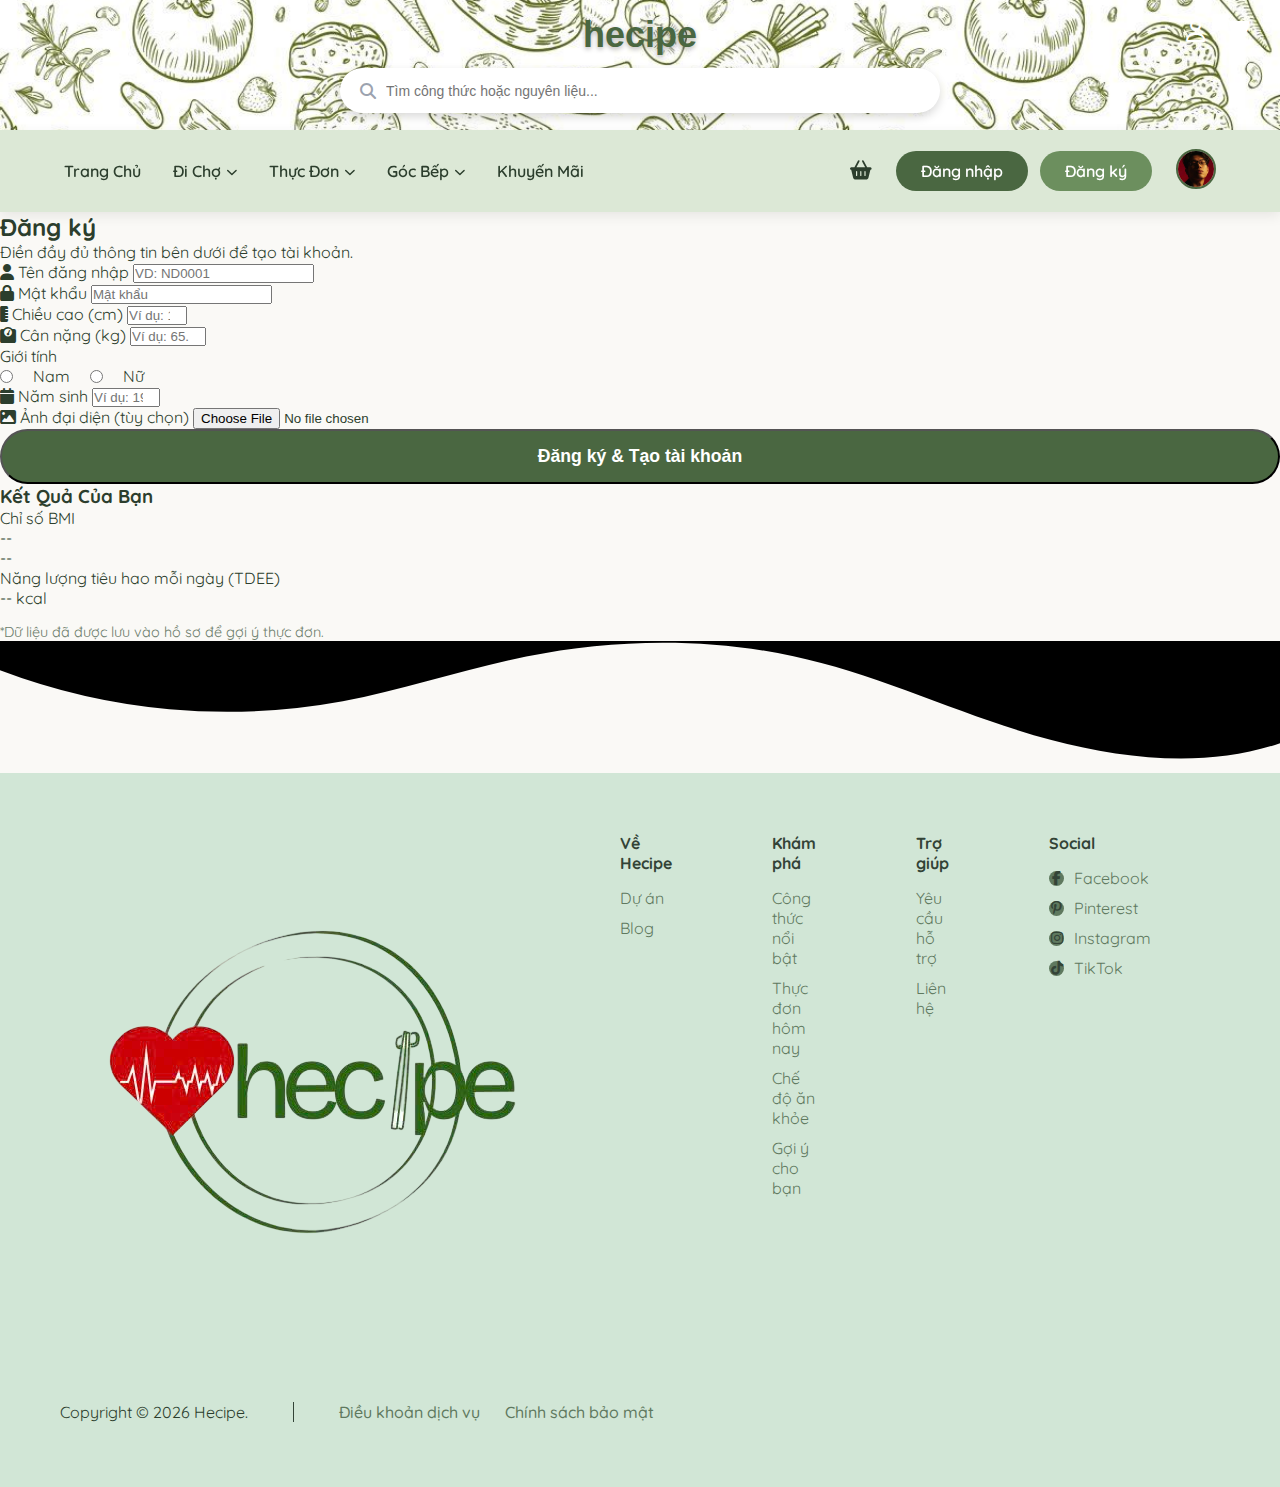
<file: register.html>
<!doctype html>
<html lang="vi">
<head>
    <meta charset="UTF-8">
    <meta name="viewport" content="width=device-width, initial-scale=1.0">
    <title>Đăng ký - Hecipe</title>
    
    <link href="https://fonts.googleapis.com/css2?family=Playfair+Display:wght@600;700&family=Quicksand:wght@500;600&display=swap" rel="stylesheet">
    <link rel="stylesheet" href="https://cdnjs.cloudflare.com/ajax/libs/font-awesome/6.4.0/css/all.min.css">
    <link rel="stylesheet" href="style.css">
</head>
<body>

    <header class="hero-header">
      <div class="top-icons">
        <a href="#" class="icon-link">
          <i class="far fa-user"></i>
        </a>
        <a href="#" class="icon-link">
          <i class="fas fa-shopping-cart"></i>
        </a>
      </div>

      <a href="#" class="brand-logo" style="color:#4A6741">hecipe</a>

      <div class="search-container">
        <div class="search-bar">
          <i class="fas fa-search"></i>
          <input type="text" placeholder="Tìm công thức hoặc nguyên liệu..." />
        </div>
      </div>
    </header>

    <nav class="navbar">
      <ul class="nav-links">
        <li><a href="index.html">Trang Chủ</a></li>
        <li class="dropdown">
          <a href="#">Đi Chợ <i class="fa-solid fa-chevron-down"></i></a>
          <ul class="dropdown-menu">
            <li><a href="#">Nguyên Liệu</a></li>
            <li><a href="#">Gian Hàng Đối Tác</a></li>
            <li><a href="#">Combo Tiết Kiệm</a></li>
          </ul>
        </li>
        <li class="dropdown">
          <a href="#">Thực Đơn <i class="fa-solid fa-chevron-down"></i></a>
          <ul class="dropdown-menu">
            <li><a href="#">Lộ Trình 7 Ngày</a></li>
            <li><a href="#">Eat Clean & Diet</a></li>
            <li class="divider"></li>
            <li><a href="#">Dinh Dưỡng Bệnh Lý</a></li>
          </ul>
        </li>
        <li class="dropdown">
          <a href="#">Góc Bếp <i class="fa-solid fa-chevron-down"></i></a>
          <ul class="dropdown-menu">
            <li><a href="#">Công Thức Nấu Ăn</a></li>
            <li><a href="#">Video Hướng Dẫn</a></li>
            <li><a href="#">Góc Y Khoa</a></li>
          </ul>
        </li>
        <li><a href="#">Khuyến Mãi</a></li>
      </ul>

      <div class="user-actions">
        <div class="cart-box">
          <a href="#"><i class="fa-solid fa-basket-shopping"></i></a>
        </div>

        <div id="authButtons" class="auth-buttons">
          <a href="login.html" class="btn-primary">Đăng nhập</a>
          <a href="register.html" class="btn-primary" style="margin-left:8px; background-color:#6C8F5E;">Đăng ký</a>
        </div>

        <div class="user-profile hidden" id="profileContainer">
          <img src="ImageofWeb/Nguyencaophi.jpg" alt="User Avatar" class="avatar" id="avatarImg" />
          <ul class="profile-dropdown">
            <li class="profile-name" style="padding:10px 20px; font-weight:600; cursor:default;">
              <span id="displayUsername"></span>
            </li>
            <li><a href="hosouser.html">Hồ sơ sức khỏe (BMI)</a></li>
            <li><a href="#">Lịch sử đơn hàng</a></li>
            <li><a href="#">Ví Voucher</a></li>
            <li class="logout"><a href="#" id="logoutLink">Đăng xuất</a></li>
          </ul>
        </div>
      </div>
    </nav>

    <main>

    <div class="profile-container">
        <div class="profile-header">
            <h2>Đăng ký</h2>
            <p>Điền đầy đủ thông tin bên dưới để tạo tài khoản.</p>
        </div>

        <form id="healthProfileForm">
            <input type="hidden" id="userId" value="ND0001">
            <div class="form-group">
                <label for="regUser"><i class="fa-solid fa-user"></i> Tên đăng nhập</label>
                <input type="text" id="regUser" required placeholder="VD: ND0001">
            </div>
            <div class="form-group">
                <label for="regPass"><i class="fa-solid fa-lock"></i> Mật khẩu</label>
                <input type="password" id="regPass" required placeholder="Mật khẩu">
            </div>

            <div class="form-group">
                <label for="height"><i class="fa-solid fa-ruler-vertical"></i> Chiều cao (cm)</label>
                <input type="number" id="height" required placeholder="Ví dụ: 170" min="100" max="250">
            </div>

            <div class="form-group">
                <label for="weight"><i class="fa-solid fa-weight-scale"></i> Cân nặng (kg)</label>
                <input type="number" id="weight" step="0.1" required placeholder="Ví dụ: 65.5" min="30" max="200">
            </div>

            <div class="form-group">
                <label>Giới tính</label>
                <div style="display:flex; gap:20px; align-items:center;">
                    <input type="radio" id="gender-male" name="gender" value="male" required>
                    <label for="gender-male" class="radio-wrapper">Nam</label>

                    <input type="radio" id="gender-female" name="gender" value="female">
                    <label for="gender-female" class="radio-wrapper">Nữ</label>
                </div>
            </div>

            <div class="form-group">
                <label for="birthYear"><i class="fa-solid fa-calendar"></i> Năm sinh</label>
                <input type="number" id="birthYear" min="1900" max="2025" required placeholder="Ví dụ: 1990">
            </div>

            <div class="form-group">
                <label for="avatar"><i class="fa-solid fa-image"></i> Ảnh đại diện (tùy chọn)</label>
                <input type="file" id="avatar" accept="image/*">
            </div>

            <button type="submit" class="btn-primary" style="width: 100%; font-size: 1.1rem; padding: 15px;">
                Đăng ký &amp; Tạo tài khoản
            </button>
        </form>

        <div id="resultsArea" class="result-card">
            <h3>Kết Quả Của Bạn</h3>
            
            <p>Chỉ số BMI</p>
            <div class="metric" id="bmiValue">--</div>
            <div class="status-badge" id="bmiStatus">--</div>

            <p>Năng lượng tiêu hao mỗi ngày (TDEE)</p>
            <div class="metric" id="tdeeValue">-- <span style="font-size: 1rem; color: var(--text-dark);">kcal</span></div>
            
            <p style="margin-top: 15px; font-size: 0.9rem; color: var(--text-light);">
                *Dữ liệu đã được lưu vào hồ sơ để gợi ý thực đơn.
            </p>
        </div>
    </div>
    </main>

    <script>
        // if already logged, go to profile
        if (localStorage.getItem('loggedIn') === 'true') {
            window.location.href = 'hosouser.html';
        }
        function toggleAuthUI() {
            const logged = localStorage.getItem('loggedIn') === 'true';
            const profile = document.getElementById('profileContainer');
            const authBtns = document.getElementById('authButtons');
            const message = document.querySelector('.profile-header p');
            const display = document.getElementById('displayUsername');
            if (profile) profile.classList.toggle('hidden', !logged);
            if (authBtns) authBtns.classList.toggle('hidden', logged);
            if (message) message.textContent = logged ? 'Bạn đã đăng nhập. Cập nhật hồ sơ nếu cần.' : 'Điền đầy đủ thông tin bên dưới để tạo tài khoản.';
            if (logged) {
                const storedAvatar = localStorage.getItem('avatar');
                if (storedAvatar) {
                    const img = document.getElementById('avatarImg');
                    if (img) img.src = storedAvatar;
                }
                if (display) display.textContent = localStorage.getItem('userId') || '';
            } else {
                if (display) display.textContent = '';
            }
        }

        document.getElementById('healthProfileForm').addEventListener('submit', async function(e) {
            e.preventDefault();
            const genderEl = document.querySelector('input[name="gender"]:checked');
            const payload = {
                userId: document.getElementById('userId').value,
                height: document.getElementById('height').value,
                weight: document.getElementById('weight').value,
                activityLevel: document.getElementById('activityLevel').value,
                gender: genderEl ? genderEl.value : null,
                birthYear: document.getElementById('birthYear').value
            };
            try {
                const btn = this.querySelector('button');
                const originalText = btn.innerHTML;
                btn.innerHTML = '<i class="fa-solid fa-spinner fa-spin"></i> Đang xử lý...';
                btn.disabled = true;
                const response = await fetch('http://localhost:3000/api/users/update-health', {
                    method: 'POST',
                    headers: {
                        'Content-Type': 'application/json'
                    },
                    body: JSON.stringify(payload)
                });
                if (!response.ok) throw new Error('Có lỗi xảy ra khi gọi API');
                const result = await response.json();
                document.getElementById('bmiValue').innerText = result.data.bmi;
                document.getElementById('bmiStatus').innerText = result.data.status;
                localStorage.setItem('loggedIn','true');
                // save credentials
                localStorage.setItem('userId', document.getElementById('regUser').value);
                localStorage.setItem('password', document.getElementById('regPass').value);
                const profileObj = {
                    username: document.getElementById('regUser').value,
                    height: document.getElementById('height').value,
                    weight: document.getElementById('weight').value,
                    birthYear: document.getElementById('birthYear').value,
                    gender: (genderEl ? genderEl.value : null)
                };
                const fileInput = document.getElementById('avatar');
                if (fileInput && fileInput.files && fileInput.files[0]) {
                    const reader = new FileReader();
                    reader.onload = function(evt) {
                        profileObj.avatar = evt.target.result;
                        localStorage.setItem('avatar', evt.target.result);
                        localStorage.setItem('userProfile', JSON.stringify(profileObj));
                        toggleAuthUI();
                    };
                    reader.readAsDataURL(fileInput.files[0]);
                } else {
                    const existing = localStorage.getItem('avatar');
                    if (existing) profileObj.avatar = existing;
                    localStorage.setItem('userProfile', JSON.stringify(profileObj));
                    toggleAuthUI();
                }
                const badge = document.getElementById('bmiStatus');
                if(result.data.status === 'Gầy') badge.style.backgroundColor = '#F59E0B';
                else if(result.data.status === 'Thừa cân') badge.style.backgroundColor = '#EF4444';
                else badge.style.backgroundColor = 'var(--primary-green)';
                document.getElementById('tdeeValue').innerHTML = `${result.data.tdee} <span style="font-size: 1rem; color: var(--text-dark);">kcal</span>`;
                document.getElementById('resultsArea').style.display = 'block';
                btn.innerHTML = originalText;
                btn.disabled = false;
            } catch (error) {
                console.error("Lỗi:", error);
                alert("Lỗi kết nối máy chủ. Vui lòng kiểm tra Node.js đã chạy chưa.");
                const btn = this.querySelector('button');
                btn.innerHTML = '<i class="fa-solid fa-calculator"></i> Tính Toán & Cập Nhật';
                btn.disabled = false;
            }
        });

        document.addEventListener('DOMContentLoaded', () => {
            const logoutLink = document.getElementById('logoutLink');
            if (logoutLink) {
                logoutLink.addEventListener('click', (e) => {
                    e.preventDefault();
                    localStorage.removeItem('loggedIn');
                    toggleAuthUI();
                });
            }
            const stored = localStorage.getItem('userProfile');
            if (stored) {
                try {
                    const obj = JSON.parse(stored);
                    if (obj.height) document.getElementById('height').value = obj.height;
                    if (obj.weight) document.getElementById('weight').value = obj.weight;
                    if (obj.birthYear) document.getElementById('birthYear').value = obj.birthYear;
                    if (obj.gender) {
                        const g = obj.gender;
                        const radio = document.querySelector(`input[name="gender"][value="${g}"]`);
                        if (radio) radio.checked = true;
                    }
                    if (obj.avatar) {
                        localStorage.setItem('avatar', obj.avatar);
                    }
                } catch {}
            }
            toggleAuthUI();
        });
    </script>

  <div class="custom-shape-divider-top">
    <svg data-name="Layer 1" xmlns="http://www.w3.org/2000/svg" viewBox="0 0 1200 120" preserveAspectRatio="none">
        <path d="M321.39,56.44c58-10.79,114.16-30.13,172-41.86,82.39-16.72,168.19-17.73,250.45-.39C823.78,31,906.67,72,985.66,92.83c70.05,18.48,146.53,26.09,214.34,3V0H0V27.35A600.21,600.21,0,0,0,321.39,56.44Z" class="shape-fill"></path>
    </svg>
  </div>
  <footer class="footer">
  <!-- copy same footer as index -->
  <div class="footer-container">
    <div class="footer-logo">
      <a href="/index.html" title="Về trang chủ">
        <img src="ImageofWeb/Logo-Photoroom.png" alt="Hecipe Logo">
      </a>
    </div>
    <div class="footer-links">
      <div class="footer-col">
        <h4>Về Hecipe</h4>
        <a href="duan.html">Dự án</a>
        <a href="blog.html">Blog</a>
      </div>
      <div class="footer-col">
   <h4>Khám phá</h4>
   <a href="congthuc.html">Công thức nổi bật</a>
   <a href="thucdon.html">Thực đơn hôm nay</a>
   <a href="chedo.html">Chế độ ăn khỏe</a>
   <a href="goiy.html">Gợi ý cho bạn</a>
</div>
      <div class="footer-col">
        <h4>Trợ giúp</h4>
        <a href="hotro.html">Yêu cầu hỗ trợ</a>
        <a href="lienhe.html">Liên hệ</a>
      </div>
      <div class="footer-col">
        <h4>Social</h4>
  <a href="fb.html">
    <i class="fa-brands fa-facebook-f"></i>
    Facebook
  </a>
  <a href="pin.html">
    <i class="fa-brands fa-pinterest-p"></i>
    Pinterest
  </a>
  <a href="ig.html">
    <i class="fa-brands fa-instagram"></i>
    Instagram
  </a>
  <a href="tw.html">
    <i class="fa-brands fa-tiktok"></i>
    TikTok
</div>
      </div>
      <div class="footer-app">
   <h4>Download our app:</h4>
   <a href="https://play.google.com" target="_blank">
      <img src="ImageofWeb/ggplay.webp" class="badge-google" >
   </a>
   <a href="https://www.apple.com/app-store/" target="_blank">
      <img src="ImageofWeb/appstore.png" class="badge-apple">
   </a>
</div>
    </div>
  </div>
  <div class="footer-bottom">
   <div class="copyright">
      Copyright © 2026 Hecipe.
   </div>
   <div class="divider"></div>
   <div class="policy-links">
      <a href="dieukhoan.html">Điều khoản dịch vụ</a>
      <a href="chinhsach.html">Chính sách bảo mật</a>
   </div>
</div>
</footer>

</body>
</html>
</file>
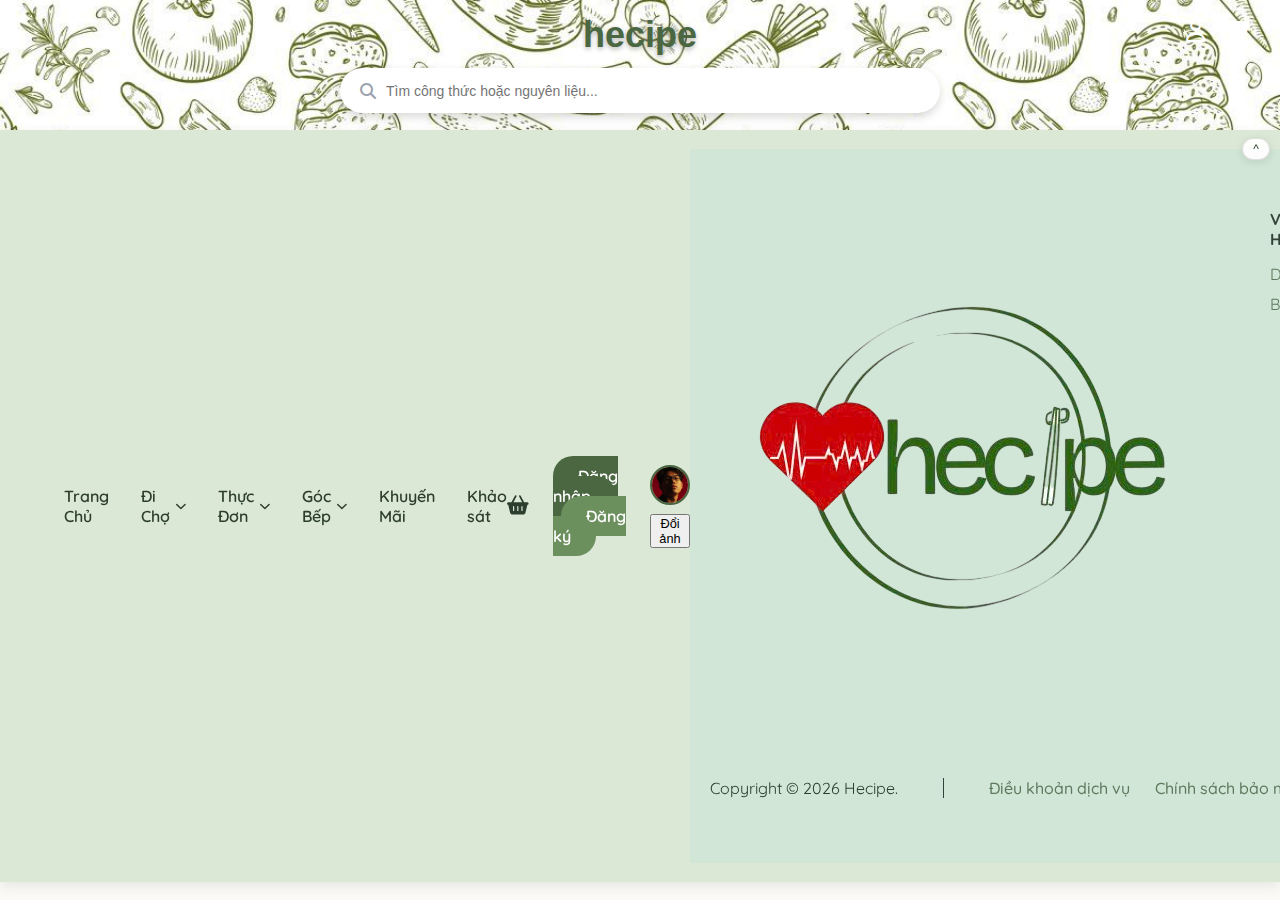
<file: stylestructure.html>
<!doctype html>
<html lang="vi">
  <head>
    <meta charset="UTF-8" />
    <meta name="viewport" content="width=device-width, initial-scale=1.0" />
    <title>Hecipe - Smart Cooking</title>
    <link
      href="https://fonts.googleapis.com/css2?family=Playfair+Display:wght@600;700&family=Quicksand:wght@500;600&display=swap"
      rel="stylesheet"
    />
    <link
      rel="stylesheet"
      href="https://cdnjs.cloudflare.com/ajax/libs/font-awesome/6.4.0/css/all.min.css"
    />
    <!--Liên kết với file all.min.css chứa các icon Font Awesome-->
    <link
      href="https://fonts.googleapis.com/css2?family=Inter:wght@400;700;800&display=swap"
      rel="stylesheet"
    />
    <link rel="stylesheet" href="style.css" />
    <!--Liên kiết với file style.css-->

    <link rel="icon" href="/Hecipe-Frontend/ImageofWeb/Logo-Photoroom.png" type="image/png" />
  </head>
  <body>
    <header class="hero-header">
      <div class="top-icons">
        <a href="#" class="icon-link">
          <i class="far fa-user"></i>
        </a>
        <a href="#" class="icon-link">
          <i class="fas fa-shopping-cart"></i>
        </a>
      </div>

      <a href="#" class="brand-logo" style="color:#4A6741">hecipe</a>

      <div class="search-container">
        <div class="search-bar">
          <i class="fas fa-search"></i>
          <input type="text" placeholder="Tìm công thức hoặc nguyên liệu..." />
        </div>
      </div>
    </header>
    <nav class="navbar">
      <ul class="nav-links">
        <li><a href="index.html" class="active">Trang Chủ</a></li>
        <!--thêm class active để làm nổi bật trang hiện tại-->

        <li class="dropdown">
          <!--thêm class dropdown cho các mục có menu thả xuống-->
          <a href="#">Đi Chợ <i class="fa-solid fa-chevron-down"></i></a>
          <!--thêm icon mũi tên xuống bên cạnh tiêu đề mục-->
          <ul class="dropdown-menu">
            <!--thêm ul với class dropdown-menu để chứa các mục con-->
            <li><a href="shopNL.html">Nguyên Liệu</a></li>
            <li><a href="#">Gian Hàng Đối Tác</a></li>
            <li><a href="#">Combo Tiết Kiệm</a></li>
          </ul>
        </li>

        <li class="dropdown">
          <a href="#">Thực Đơn <i class="fa-solid fa-chevron-down"></i></a>
          <!--thêm icon mũi tên xuống bên cạnh tiêu đề mục-->
          <ul class="dropdown-menu">
            <li><a href="#">Lộ Trình 7 Ngày</a></li>
            <li><a href="#">Eat Clean & Diet</a></li>
            <li class="divider"></li>
            <!--thêm dòng chia cách mục con-->
            <li><a href="#">Dinh Dưỡng Bệnh Lý</a></li>
          </ul>
        </li>

        <li class="dropdown">
          <a href="#">Góc Bếp <i class="fa-solid fa-chevron-down"></i></a>
          <!--thêm icon mũi tên xuống bên cạnh tiêu đề mục-->
          <ul class="dropdown-menu">
            <li><a href="recipes.html">Công Thức Nấu Ăn</a></li>
            <li><a href="#">Video Hướng Dẫn</a></li>
            <li><a href="#">Góc Y Khoa</a></li>
          </ul>
        </li>

        <li><a href="#">Khuyến Mãi</a></li>
        <li><a href="onboarding.html">Khảo sát</a></li>
      </ul>

      <div class="user-actions">
        <!-- cart always visible -->
        <div class="cart-box">
          <a href="#"><i class="fa-solid fa-basket-shopping"></i></a>
        </div>

        <!-- buttons when not logged in -->
        <div id="authButtons" class="auth-buttons">
          <a href="login.html" class="btn-primary" id="loginBtn">Đăng nhập</a>
          <a href="register.html" class="btn-primary" id="registerBtn" style="margin-left:8px; background-color:#6C8F5E;">Đăng ký</a>
        </div>

        <!-- profile/avatar shown only when logged in -->
        <div class="user-profile hidden" id="profileContainer">
          <img
            src="ImageofWeb/Nguyencaophi.jpg"
            alt="User Avatar"
            class="avatar"
            id="avatarImg"
          />
          <!-- file chooser for avatar -->
          <input type="file" id="avatarInput" style="display:none;" accept="image/*">
          <button class="btn-secondary" id="changeAvatarBtn" onclick="document.getElementById('avatarInput').click()" style="margin-top:5px; font-size:0.8rem;">Đổi ảnh</button>
          <ul class="profile-dropdown">
            <li class="profile-name" style="padding:10px 20px; font-weight:600; cursor:default;">
              <span id="displayUsername"></span>
            </li>
            <li><a href="hosouser.html">Hồ sơ sức khỏe (BMI)</a></li>
            <li><a href="#">Lịch sử đơn hàng</a></li>
            <li><a href="#">Ví Voucher</a></li>
            <li class="logout"><a href="#" id="logoutLink">Đăng xuất</a></li>
          </ul>
        </div>
      </div>

  <div class="custom-shape-divider-top">
    <svg data-name="Layer 1" xmlns="http://www.w3.org/2000/svg" viewBox="0 0 1200 120" preserveAspectRatio="none">
        <path d="M321.39,56.44c58-10.79,114.16-30.13,172-41.86,82.39-16.72,168.19-17.73,250.45-.39C823.78,31,906.67,72,985.66,92.83c70.05,18.48,146.53,26.09,214.34,3V0H0V27.35A600.21,600.21,0,0,0,321.39,56.44Z" class="shape-fill"></path>
    </svg>
  </div>
  <footer class="footer">

  <!-- KHỐI TRÊN -->
  <div class="footer-container">

    <!-- BÊN TRÁI: LOGO -->
    <div class="footer-logo">
      <a href="index.html" title="Về trang chủ">
        <img src="ImageofWeb/Logo-Photoroom.png" alt="Hecipe Logo">
      </a>
    </div>

    <!-- BÊN PHẢI: NỘI DUNG -->
    <div class="footer-links">

      <div class="footer-col">
        <h4>Về Hecipe</h4>
        <a href="duan.html">Dự án</a>
        <a href="blog.html">Blog</a>
      </div>

      <div class="footer-col">
   <h4>Khám phá</h4>
   <a href="congthuc.html">Công thức nổi bật</a>
   <a href="thucdon.html">Thực đơn hôm nay</a>
   <a href="chedo.html">Chế độ ăn khỏe</a>
   <a href="goiy.html">Gợi ý cho bạn</a>
</div>


      <div class="footer-col">
        <h4>Trợ giúp</h4>
        <a href="hotro.html">Yêu cầu hỗ trợ</a>
        <a href="lienhe.html">Liên hệ</a>
      </div>

<!-- Viết icon -->
      <div class="footer-col">
        <h4>Social</h4>
  <a href="fb.html">
    <i class="fa-brands fa-facebook-f"></i>
    Facebook
  </a>

  <a href="pin.html">
    <i class="fa-brands fa-pinterest-p"></i>
    Pinterest
  </a>

  <a href="ig.html">
    <i class="fa-brands fa-instagram"></i>
    Instagram
  </a>

  <a href="tw.html">
    <i class="fa-brands fa-tiktok"></i>
    TikTok
</div>
      </div>

      <div class="footer-app">
   <h4>Download our app:</h4>

   <a href="https://play.google.com" target="_blank">
      <img src="ImageofWeb/ggplay.webp" class="badge-google" >
   </a>

   <a href="https://www.apple.com/app-store/" target="_blank">
      <img src="ImageofWeb/appstore.png" class="badge-apple">
   </a>
</div>
    </div>
  </div>


  <!-- KHỐI DƯỚI -->
  <div class="footer-bottom">
   <div class="copyright">
      Copyright © 2026 Hecipe.
   </div>

   <div class="divider"></div>

   <div class="policy-links">
      <a href="dieukhoan.html">Điều khoản dịch vụ</a>
      <a href="chinhsach.html">Chính sách bảo mật</a>
   </div>
</div>


</footer>

    <script>
      /*
       * Quản lý trạng thái xác thực & ảnh đại diện cho tất cả trang.
       * Dữ liệu lưu tạm trong localStorage phục vụ demo.
       * - toggleAuthUI: hiển thị/ẩn nút Đăng nhập/Đăng ký và profile khi đã đăng nhập.
       * - lắng nghe avatarInput để gọi API upload và cập nhật ngay giao diện.
       */
      function toggleAuthUI() {
        const logged = localStorage.getItem('loggedIn') === 'true';
        const profile = document.getElementById('profileContainer');
        const authBtns = document.getElementById('authButtons');
        const display = document.getElementById('displayUsername');
        if (profile) profile.classList.toggle('hidden', !logged);
        if (authBtns) authBtns.classList.toggle('hidden', logged);
        if (logged) {
          // khi đã đăng nhập, kéo avatar từ localStorage
          const storedAvatar = localStorage.getItem('avatar');
          if (storedAvatar) {
            const img = document.getElementById('avatarImg');
            if (img) img.src = storedAvatar;
          }
          if (display) display.textContent = localStorage.getItem('userId') || '';
        } else {
          if (display) display.textContent = '';
        }
      }

      document.addEventListener('DOMContentLoaded', () => {
        // xử lý đăng xuất
        const logoutLink = document.getElementById('logoutLink');
        if (logoutLink) {
          logoutLink.addEventListener('click', (e) => {
            e.preventDefault();
            localStorage.removeItem('loggedIn');
            toggleAuthUI();
          });
        }

        // nghe sự kiện đổi file avatar
        const avatarInput = document.getElementById('avatarInput');
        if (avatarInput) {
          avatarInput.addEventListener('change', async function() {
            const file = this.files[0];
            if (!file) return;
            const userId = localStorage.getItem('userId') || 'ND0001';
            const formData = new FormData();
            formData.append('avatar', file);
            formData.append('userId', userId);
            try {
              const resp = await fetch('http://localhost:3000/api/users/upload-avatar', {
                method: 'POST',
                body: formData
              });
              const result = await resp.json();
              if (result.success) {
                const avatarPath = result.data?.avatarUrl || result.avatarUrl;
                if (avatarPath) {
                  const newUrl = `http://localhost:3000/${avatarPath}`;
                  document.getElementById('avatarImg').src = newUrl;
                  localStorage.setItem('avatar', newUrl);
                  alert('Cập nhật ảnh đại diện thành công!');
                }
              }
            } catch (err) {
              console.error('Lỗi upload:', err);
            }
          });
        }

        // khởi động UI khi trang tải xong
        toggleAuthUI();
      });
    </script>
    <script>
  document.addEventListener('DOMContentLoaded', () => {
    // 1. Lấy toàn bộ đường dẫn URL hiện tại
    let currentPath = window.location.pathname;
    let currentPage = currentPath.split('/').pop();
    
    // Xử lý trang chủ
    if (currentPage === '' || currentPage === 'index.html') {
      currentPage = 'index.html';
    }

    // --- BƯỚC MỚI: QUY ĐỔI TRANG CON VỀ TRANG CHA ---
    // Nếu URL có chứa 'recipe-detail' (đang ở trang chi tiết công thức)
    if (currentPath.includes('recipe-detail')) {
      // Ép JS hiểu trang hiện tại là recipes.html để bôi sáng mục Góc Bếp
      currentPage = 'recipes.html'; 
    }
    // Tương tự cho phần Đi Chợ: Nếu đang ở trang sản phẩm, giỏ hàng, thanh toán...
    else if (currentPath.includes('product') || currentPath.includes('cart') || currentPath.includes('checkout')) {
      // Ép JS hiểu là đang ở shopNL.html để bôi sáng mục Đi Chợ
      currentPage = 'shopNL.html';
    }

    const navLinks = document.querySelectorAll('.nav-links a');
    
    // 2. Tắt tất cả class 'active' gán cứng trong HTML trước đó
    navLinks.forEach(link => link.classList.remove('active'));

    // 3. Quét từng thẻ <a> để tìm thẻ khớp với trang đã được quy đổi
    navLinks.forEach((link) => {
      const href = link.getAttribute('href');
      
      // Bỏ qua các link trống hoặc đang dùng dấu #
      if (!href || href === '#' || href.startsWith('#')) return;

      const linkPage = href.split('/').pop();

      // Nếu link khớp với trang đích
      if (linkPage === currentPage) {
        // Làm sáng mục con
        link.classList.add('active'); 

        // Tìm ngược lên dropdown cha
        const parentDropdown = link.closest('.dropdown');
        if (parentDropdown) {
          const parentToggle = parentDropdown.querySelector('a'); 
          if (parentToggle) {
            parentToggle.classList.add('active'); 
          }
        }
      }
    });
  });
</script>

<script src="search-unified.js" defer></script>
</file>
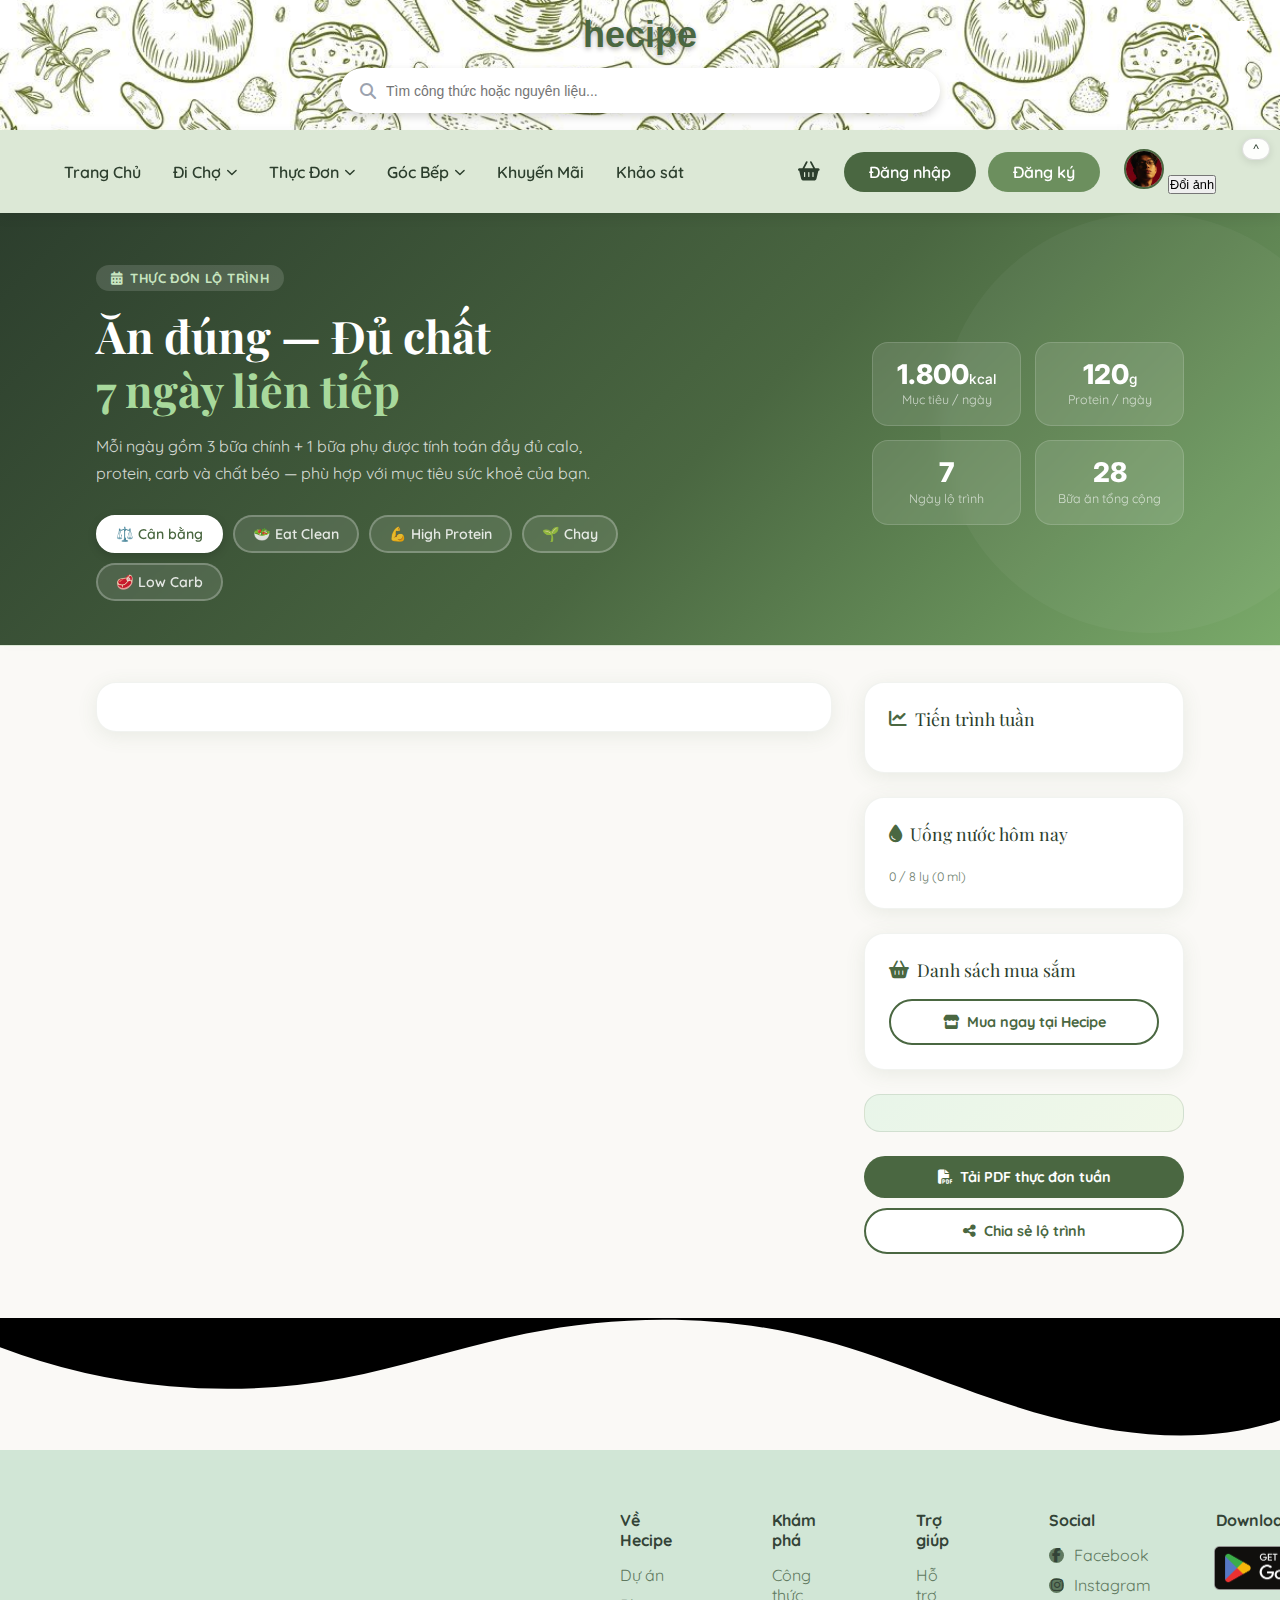
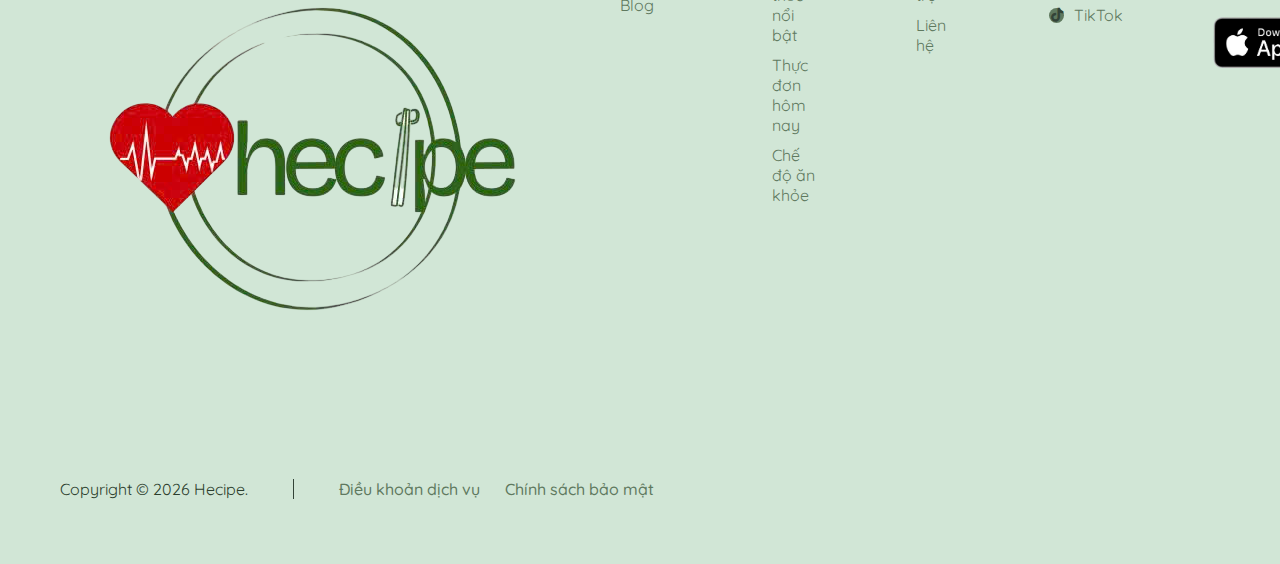
<file: thucdon7d-detail1.html>
<!doctype html>
<html lang="vi">
<head>
  <meta charset="UTF-8" />
  <meta name="viewport" content="width=device-width, initial-scale=1.0" />
  <title>Lộ Trình 7 Ngày - Hecipe</title>
  <link href="https://fonts.googleapis.com/css2?family=Playfair+Display:wght@600;700&family=Quicksand:wght@400;500;600;700&display=swap" rel="stylesheet"/>
  <link rel="stylesheet" href="https://cdnjs.cloudflare.com/ajax/libs/font-awesome/6.4.0/css/all.min.css"/>
  <link href="https://fonts.googleapis.com/css2?family=Inter:wght@400;700;800&display=swap" rel="stylesheet"/>
  <link rel="stylesheet" href="style.css"/>
  <style>
    /* ================================================
       LỘ TRÌNH 7 NGÀY — Inline styles (append to style.css if needed)
       ================================================ */

    /* ---------- PAGE HERO ---------- */
    .plan-hero {
      background: linear-gradient(135deg, #2C3E2D 0%, #4A6741 55%, #7aaa6a 100%);
      padding: 52px 6rem 44px;
      display: flex;
      align-items: center;
      justify-content: space-between;
      gap: 32px;
      position: relative;
      overflow: hidden;
    }
    .plan-hero::before {
      content:''; position:absolute; width:420px; height:420px;
      background:rgba(255,255,255,0.04); border-radius:50%;
      top: 0; right:-80px; pointer-events:none;
    }
    .plan-hero__left { max-width: 580px; }
    .plan-hero__tag {
      display:inline-flex; align-items:center; gap:8px;
      background:rgba(255,255,255,0.14); color:#c8e6c0;
      font-size:.82rem; font-weight:700; padding:5px 15px;
      border-radius:50px; margin-bottom:18px; letter-spacing:.4px;
      text-transform:uppercase;
    }
    .plan-hero__title {
      font-family:'Playfair Display',serif; font-size:2.8rem;
      color:#fff; line-height:1.2; margin-bottom:16px;
    }
    .plan-hero__title span { color:#a8d99c; }
    .plan-hero__subtitle {
      color:rgba(255,255,255,.8); font-size:1rem;
      line-height:1.7; margin-bottom:28px; max-width:500px;
    }
    /* Filter diet chips */
    .diet-filter {
      display:flex; flex-wrap:wrap; gap:10px; margin-bottom:0;
    }
    .diet-chip {
      padding:8px 18px; border:2px solid rgba(255,255,255,.25);
      background:rgba(255,255,255,.1); color:rgba(255,255,255,.85);
      border-radius:50px; font-family:'Quicksand',sans-serif;
      font-weight:600; font-size:.88rem; cursor:pointer;
      transition:.25s; backdrop-filter:blur(4px);
    }
    .diet-chip:hover { background:rgba(255,255,255,.2); border-color:rgba(255,255,255,.5); }
    .diet-chip.active {
      background:#fff; color:var(--primary-green);
      border-color:#fff; box-shadow:0 3px 10px rgba(0,0,0,.15);
    }
    /* Weekly stats right side */
    .plan-hero__stats {
      display:grid; grid-template-columns:1fr 1fr; gap:14px;
      flex-shrink:0;
    }
    .stat-box {
      background:rgba(255,255,255,.11); border:1px solid rgba(255,255,255,.15);
      border-radius:16px; padding:18px 22px; text-align:center;
      backdrop-filter:blur(8px); transition:.3s;
    }
    .stat-box:hover { background:rgba(255,255,255,.17); transform:translateY(-3px); }
    .stat-box__val {
      font-family:'Inter',sans-serif; font-size:1.7rem;
      font-weight:800; color:#fff; line-height:1;
    }
    .stat-box__val span { font-size:.85rem; font-weight:500; }
    .stat-box__label { color:rgba(255,255,255,.65); font-size:.78rem; margin-top:4px; }

    /* ---------- DAY NAV BAR ---------- */
    .day-nav {
      background:#fff; border-bottom:1px solid var(--sage-light);
      position:sticky; top: 0; z-index: 1000;
      box-shadow:0 2px 8px rgba(0,0,0,.05);
    }
    .day-nav__inner {
      display:flex; align-items:stretch; overflow-x:auto;
      scrollbar-width:none; padding:0 6rem;
    }
    .day-nav__inner::-webkit-scrollbar { display:none; }
    .day-btn {
      display:flex; flex-direction:column; align-items:center;
      padding:14px 26px; border:none; background:transparent;
      font-family:'Quicksand',sans-serif; font-weight:600;
      cursor:pointer; border-bottom:3px solid transparent;
      white-space:nowrap; transition:.2s; position:relative;
      gap:3px; flex-shrink:0;
    }
    .day-btn__label { font-size:.78rem; color:var(--text-light); text-transform:uppercase; letter-spacing:.5px; }
    .day-btn__name  { font-size:1rem; color:var(--text-dark); }
    .day-btn__kcal  { font-size:.75rem; color:var(--text-light); }
    .day-btn.active {
      border-bottom-color:var(--primary-green);
    }
    .day-btn.active .day-btn__name { color:var(--primary-green); }
    .day-btn:hover:not(.active) { background:var(--sage-light); }

    /* ---------- MAIN LAYOUT ---------- */
    .plan-body {
      display:grid;
      grid-template-columns: 1fr 320px;
      gap:32px;
      max-width:1400px;
      margin:0 auto;
      padding:36px 6rem 64px;
    }

    /* ---------- DAILY NUTRITION SUMMARY BAR ---------- */
    .day-summary {
      background:#fff; border-radius:20px; padding:24px 28px;
      box-shadow:var(--shadow); border:1px solid rgba(74,103,65,.08);
      margin-bottom:28px; display:flex; align-items:center;
      gap:0; flex-wrap:wrap;
    }
    .day-summary__heading {
      font-family:'Playfair Display',serif; font-size:1.5rem;
      color:var(--text-dark); flex:1; min-width:200px;
    }
    .day-summary__heading span { color:var(--primary-green); }
    .macro-bars { display:flex; gap:24px; flex-wrap:wrap; }
    .macro-item { text-align:center; }
    .macro-item__name { font-size:.72rem; font-weight:700; color:var(--text-light); text-transform:uppercase; letter-spacing:.4px; margin-bottom:6px; }
    .macro-ring {
      width:62px; height:62px; border-radius:50%;
      display:flex; align-items:center; justify-content:center;
      position:relative; margin:0 auto 6px;
    }
    .macro-ring svg { position:absolute; top: 0; left:0; transform:rotate(-90deg); }
    .macro-ring__val { font-size:.85rem; font-weight:700; color:var(--text-dark); position:relative; z-index: 1000; }
    .macro-ring__unit { font-size:.6rem; color:var(--text-light); }
    .macro-item__goal { font-size:.7rem; color:var(--text-light); }
    .kcal-total {
      display:flex; flex-direction:column; align-items:center;
      padding:0 28px; border-right:1px solid var(--sage-light); margin-right:28px;
    }
    .kcal-total__val { font-family:'Inter',sans-serif; font-size:2rem; font-weight:800; color:var(--primary-green); line-height:1; }
    .kcal-total__label { font-size:.75rem; color:var(--text-light); margin-top:3px; }
    .kcal-total__goal { font-size:.75rem; color:var(--text-light); }

    /* ---------- MEAL CARDS ---------- */
    .meals-list { display:flex; flex-direction:column; gap:20px; }

    .meal-section { background:#fff; border-radius:20px; overflow:hidden; box-shadow:var(--shadow); border:1px solid rgba(74,103,65,.08); }
    .meal-section__header {
      display:flex; align-items:center; gap:14px;
      padding:18px 24px; border-bottom:1px solid var(--sage-light);
      cursor:pointer; user-select:none;
    }
    .meal-section__icon {
      width:40px; height:40px; border-radius:12px;
      display:flex; align-items:center; justify-content:center;
      font-size:1.1rem; flex-shrink:0;
    }
    .meal-section__icon--breakfast { background:#fff3e0; color:#e67e22; }
    .meal-section__icon--lunch     { background:#e8f5e9; color:var(--primary-green); }
    .meal-section__icon--dinner    { background:#ede7f6; color:#6c3483; }
    .meal-section__icon--snack     { background:#fce4ec; color:#c0392b; }
    .meal-section__title { font-family:'Playfair Display',serif; font-size:1.1rem; color:var(--text-dark); flex:1; }
    .meal-section__kcal  { font-size:.85rem; font-weight:700; color:var(--primary-green); }
    .meal-section__toggle { color:var(--text-light); font-size:.85rem; transition:.3s; }
    .meal-section.collapsed .meal-section__toggle { transform:rotate(-90deg); }

    .meal-section__body { padding:0 24px 20px; }
    .meal-section.collapsed .meal-section__body { display:none; }

    /* Individual dish row */
    .dish-row {
      display:flex; align-items:center; gap:16px;
      padding:14px 0; border-bottom:1px dashed var(--sage-light);
    }
    .dish-row:last-child { border-bottom:none; }
    .dish-img {
      width:64px; height:64px; border-radius:12px;
      object-fit:cover; flex-shrink:0;
    }
    .dish-info { flex:1; min-width:0; }
    .dish-name { font-weight:700; font-size:.95rem; color:var(--text-dark); margin-bottom:3px; }
    .dish-desc { font-size:.8rem; color:var(--text-light); white-space:nowrap; overflow:hidden; text-overflow:ellipsis; }
    .dish-tags { display:flex; gap:5px; flex-wrap:wrap; margin-top:5px; }
    .dish-tag {
      font-size:.68rem; font-weight:600; padding:2px 8px;
      border-radius:50px; background:var(--sage-light); color:var(--primary-green);
    }
    .dish-tag--time { background:#fff3e0; color:#d35400; }
    .dish-macro {
      display:flex; flex-direction:column; align-items:flex-end; gap:4px; flex-shrink:0;
    }
    .dish-kcal { font-size:1rem; font-weight:700; color:var(--primary-green); }
    .dish-macros-mini { font-size:.72rem; color:var(--text-light); }
    .dish-swap-btn {
      background:none; border:1px solid var(--sage-light);
      border-radius:50%; width:30px; height:30px; cursor:pointer;
      color:var(--text-light); font-size:.78rem; display:flex;
      align-items:center; justify-content:center; transition:.2s; flex-shrink:0;
    }
    .dish-swap-btn:hover { background:var(--sage-light); color:var(--primary-green); border-color:var(--primary-green); }

    /* ---------- SIDEBAR ---------- */
    .plan-sidebar { display:flex; flex-direction:column; gap:24px; }

    /* Progress tracker */
    .sidebar-card {
      background:#fff; border-radius:20px; padding:24px;
      box-shadow:var(--shadow); border:1px solid rgba(74,103,65,.08);
    }
    .sidebar-card__title {
      font-family:'Playfair Display',serif; font-size:1.1rem;
      color:var(--text-dark); margin-bottom:18px;
      display:flex; align-items:center; gap:8px;
    }
    .sidebar-card__title i { color:var(--primary-green); }

    /* Weekly progress dots */
    .week-progress { display:flex; justify-content:space-between; }
    .prog-day { display:flex; flex-direction:column; align-items:center; gap:6px; }
    .prog-dot {
      width:32px; height:32px; border-radius:50%;
      display:flex; align-items:center; justify-content:center;
      font-size:.7rem; font-weight:700; transition:.2s;
      cursor:pointer;
    }
    .prog-dot--done  { background:var(--primary-green); color:#fff; }
    .prog-dot--today { background:var(--primary-green); color:#fff; outline:3px solid #a8d99c; }
    .prog-dot--future{ background:var(--sage-light); color:var(--text-light); }
    .prog-day__lbl   { font-size:.68rem; color:var(--text-light); font-weight:600; }

    /* Grocery list */
    .grocery-category { margin-bottom:16px; }
    .grocery-cat__title {
      font-size:.75rem; font-weight:700; color:var(--text-light);
      text-transform:uppercase; letter-spacing:.5px; margin-bottom:8px;
      display:flex; align-items:center; gap:6px;
    }
    .grocery-item {
      display:flex; align-items:center; gap:10px;
      padding:7px 0; border-bottom:1px solid #f5f5f5; font-size:.88rem;
    }
    .grocery-item:last-child { border-bottom:none; }
    .grocery-item input[type=checkbox] { accent-color:var(--primary-green); width:16px; height:16px; cursor:pointer; }
    .grocery-item label { cursor:pointer; flex:1; color:var(--text-dark); }
    .grocery-item span { font-size:.78rem; color:var(--text-light); }
    .grocery-item input:checked + label { text-decoration:line-through; color:var(--text-light); }

    /* Hydration tracker */
    .hydration-track { display:flex; flex-wrap:wrap; gap:8px; margin-top:4px; }
    .water-cup {
      width:34px; height:34px; border-radius:8px;
      border:2px solid var(--sage-light); display:flex;
      align-items:center; justify-content:center;
      font-size:1rem; cursor:pointer; transition:.2s;
      background:#f9fafb;
    }
    .water-cup.filled { background:#dbeafe; border-color:#93c5fd; }
    .hydration-label { width:100%; font-size:.78rem; color:var(--text-light); margin-top:6px; }

    /* Tip card */
    .tip-card {
      background:linear-gradient(135deg,#e8f5e9,#f1f8e9);
      border:1px solid rgba(74,103,65,.15);
      border-radius:16px; padding:18px 20px;
    }
    .tip-card__icon { font-size:1.4rem; margin-bottom:10px; }
    .tip-card__title { font-weight:700; color:var(--primary-green); margin-bottom:6px; font-size:.9rem; }
    .tip-card p { font-size:.83rem; color:var(--text-dark); line-height:1.6; }

    /* CTA buttons */
    .sidebar-cta { display:flex; flex-direction:column; gap:10px; }
    .cta-btn {
      display:flex; align-items:center; justify-content:center; gap:8px;
      padding:12px 20px; border-radius:50px; font-family:'Quicksand',sans-serif;
      font-weight:700; font-size:.9rem; cursor:pointer; transition:.25s; text-decoration:none;
      border:none;
    }
    .cta-btn--primary { background:var(--primary-green); color:#fff; }
    .cta-btn--primary:hover { background:#3a5232; transform:translateY(-2px); box-shadow:0 6px 14px rgba(74,103,65,.3); }
    .cta-btn--outline { background:#fff; color:var(--primary-green); border:2px solid var(--primary-green); }
    .cta-btn--outline:hover { background:var(--sage-light); transform:translateY(-2px); }

    /* ---------- RESPONSIVE ---------- */
    @media(max-width:1100px){
      .plan-body { grid-template-columns:1fr; padding:28px 3rem 56px; }
      .plan-sidebar { display:grid; grid-template-columns:1fr 1fr; gap:20px; }
      .plan-hero { padding:44px 3rem 36px; }
      .day-nav__inner { padding:0 3rem; }
    }
    @media(max-width:768px){
      .plan-hero { flex-direction:column; padding:36px 1.5rem 30px; }
      .plan-hero__stats { grid-template-columns:1fr 1fr; width:100%; }
      .plan-hero__title { font-size:2rem; }
      .plan-body { padding:24px 1.2rem 48px; gap:20px; }
      .plan-sidebar { grid-template-columns:1fr; }
      .day-nav__inner { padding:0 1.2rem; }
      .day-btn { padding:12px 16px; }
      .day-summary { gap:16px; }
      .kcal-total { padding:0 20px; margin-right:20px; }
      .macro-bars { gap:14px; }
    }
    @media(max-width:480px){
      .plan-hero__stats { grid-template-columns:1fr 1fr; }
      .stat-box { padding:14px 16px; }
      .stat-box__val { font-size:1.4rem; }
      .dish-img { width:52px; height:52px; }
    }
  </style>
    <link rel="icon" href="/Hecipe-Frontend/ImageofWeb/Logo-Photoroom.png" type="image/png" />
</head>
<body>

  <!-- ===== HEADER ===== -->
  <header class="hero-header">
    <div class="top-icons">
      <a href="#" class="icon-link"><i class="far fa-user"></i></a>
      <a href="#" class="icon-link"><i class="fas fa-shopping-cart"></i></a>
    </div>
    <a href="#" class="brand-logo" style="color:#4A6741">hecipe</a>
    <div class="search-container">
      <div class="search-bar">
        <i class="fas fa-search"></i>
        <input type="text" placeholder="Tìm công thức hoặc nguyên liệu..."/>
      </div>
    </div>
  </header>

  <!-- ===== NAVBAR ===== -->
      <nav class="navbar">
      <ul class="nav-links">
        <li><a href="index.html">Trang Chủ</a></li>
        <li class="dropdown">
          <a href="#">Đi Chợ <i class="fa-solid fa-chevron-down"></i></a>
          <ul class="dropdown-menu">
            <li><a href="shopNL.html">Nguyên Liệu</a></li>
            <li><a href="gianhangdt.html">Gian Hàng Đối Tác</a></li>
            <li><a href="combotietkiem.html">Combo Tiết Kiệm</a></li>
          </ul>
        </li>
        <li class="dropdown">
          <a href="#">Thực Đơn <i class="fa-solid fa-chevron-down"></i></a>
          <ul class="dropdown-menu">
            <li><a href="thucdon7d.html">Lộ Trình 7 Ngày</a></li>
            <li><a href="thucdoneatclean.html">Eat Clean & Diet</a></li>
            <li class="divider"></li>
            <li><a href="dinhduong-benhly.html">Dinh Dưỡng Bệnh Lý</a></li>
          </ul>
        </li>
        <li class="dropdown">
          <a href="#">Góc Bếp <i class="fa-solid fa-chevron-down"></i></a>
          <ul class="dropdown-menu">
            <li><a href="recipes.html">Công Thức Nấu Ăn</a></li>
            <li><a href="#">Video Hướng Dẫn</a></li>
            <li><a href="#">Góc Y Khoa</a></li>
          </ul>
        </li>
        <li><a href="#">Khuyến Mãi</a></li>
        <li><a href="onboarding.html">Khảo sát</a></li>
      </ul>

      <div class="user-actions">
        <div class="cart-box">
          <a href="#"><i class="fa-solid fa-basket-shopping"></i></a>
        </div>
        <div id="authButtons" class="auth-buttons">
          <a href="login.html" class="btn-primary" id="loginBtn">Đăng nhập</a>
          <a href="register.html" class="btn-primary" id="registerBtn" style="margin-left:8px; background-color:#6C8F5E;">Đăng ký</a>
        </div>
        <div class="user-profile hidden" id="profileContainer">
          <img src="ImageofWeb/Nguyencaophi.jpg" alt="User Avatar" class="avatar" id="avatarImg" />
          <input type="file" id="avatarInput" style="display:none;" accept="image/*" />
          <button class="btn-secondary" id="changeAvatarBtn" onclick="document.getElementById('avatarInput').click()" style="margin-top:5px; font-size:0.8rem;">Đổi ảnh</button>
          <ul class="profile-dropdown">
            <li class="profile-name" style="padding:10px 20px; font-weight:600; cursor:default;"><span id="displayUsername"></span></li>
            <li><a href="hosouser.html">Hồ sơ sức khỏe (BMI)</a></li>
            <li><a href="#">Lịch sử đơn hàng</a></li>
            <li><a href="#">Ví Voucher</a></li>
            <li class="logout"><a href="#" id="logoutLink">Đăng xuất</a></li>
          </ul>
        </div>
      </div>
    </nav>

  <!-- ===== HERO ===== -->
  <section class="plan-hero">
    <div class="plan-hero__left">
      <span class="plan-hero__tag"><i class="fa-solid fa-calendar-days"></i> Thực Đơn Lộ Trình</span>
      <h1 class="plan-hero__title">Ăn đúng — Đủ chất<br><span>7 ngày liên tiếp</span></h1>
      <p class="plan-hero__subtitle">Mỗi ngày gồm 3 bữa chính + 1 bữa phụ được tính toán đầy đủ calo, protein, carb và chất béo — phù hợp với mục tiêu sức khoẻ của bạn.</p>
      <div class="diet-filter" id="dietFilter">
        <button class="diet-chip active" data-diet="balanced">⚖️ Cân bằng</button>
        <button class="diet-chip" data-diet="eatclean">🥗 Eat Clean</button>
        <button class="diet-chip" data-diet="highprotein">💪 High Protein</button>
        <button class="diet-chip" data-diet="vegetarian">🌱 Chay</button>
        <button class="diet-chip" data-diet="lowcarb">🥩 Low Carb</button>
      </div>
    </div>
    <div class="plan-hero__stats">
      <div class="stat-box">
        <div class="stat-box__val">1.800<span>kcal</span></div>
        <div class="stat-box__label">Mục tiêu / ngày</div>
      </div>
      <div class="stat-box">
        <div class="stat-box__val">120<span>g</span></div>
        <div class="stat-box__label">Protein / ngày</div>
      </div>
      <div class="stat-box">
        <div class="stat-box__val">7</div>
        <div class="stat-box__label">Ngày lộ trình</div>
      </div>
      <div class="stat-box">
        <div class="stat-box__val">28</div>
        <div class="stat-box__label">Bữa ăn tổng cộng</div>
      </div>
    </div>
  </section>

  <!-- ===== DAY NAV ===== -->
  <div class="day-nav">
    <div class="day-nav__inner" id="dayNav">
      <!-- rendered by JS -->
    </div>
  </div>

  <!-- ===== MAIN BODY ===== -->
  <div class="plan-body">

    <!-- LEFT: MEAL PLAN -->
    <div class="plan-main">

      <!-- Daily nutrition summary -->
      <div class="day-summary" id="daySummary">
        <!-- rendered by JS -->
      </div>

      <!-- Meals list -->
      <div class="meals-list" id="mealsList">
        <!-- rendered by JS -->
      </div>

    </div>

    <!-- RIGHT: SIDEBAR -->
    <aside class="plan-sidebar">

      <!-- Weekly progress -->
      <div class="sidebar-card">
        <div class="sidebar-card__title"><i class="fa-solid fa-chart-line"></i> Tiến trình tuần</div>
        <div class="week-progress" id="weekProgress"><!-- JS --></div>
      </div>

      <!-- Hydration tracker -->
      <div class="sidebar-card">
        <div class="sidebar-card__title"><i class="fa-solid fa-droplet"></i> Uống nước hôm nay</div>
        <div class="hydration-track" id="hydrationTrack"><!-- JS --></div>
        <div class="hydration-label" id="hydrationLabel">0 / 8 ly (0 ml)</div>
      </div>

      <!-- Grocery list -->
      <div class="sidebar-card">
        <div class="sidebar-card__title"><i class="fa-solid fa-basket-shopping"></i> Danh sách mua sắm</div>
        <div id="groceryList"><!-- JS --></div>
        <a href="gianhangdoitac.html" class="cta-btn cta-btn--outline" style="margin-top:16px;">
          <i class="fa-solid fa-store"></i> Mua ngay tại Hecipe
        </a>
      </div>

      <!-- Daily tip -->
      <div class="tip-card" id="dailyTip"><!-- JS --></div>

      <!-- CTAs -->
      <div class="sidebar-cta">
        <button class="cta-btn cta-btn--primary" onclick="downloadPDF()">
          <i class="fa-solid fa-file-pdf"></i> Tải PDF thực đơn tuần
        </button>
        <button class="cta-btn cta-btn--outline" onclick="shareMenu()">
          <i class="fa-solid fa-share-nodes"></i> Chia sẻ lộ trình
        </button>
      </div>

    </aside>
  </div>

  <!-- ===== WAVE + FOOTER ===== -->
  <div class="custom-shape-divider-top">
    <svg data-name="Layer 1" xmlns="http://www.w3.org/2000/svg" viewBox="0 0 1200 120" preserveAspectRatio="none">
      <path d="M321.39,56.44c58-10.79,114.16-30.13,172-41.86,82.39-16.72,168.19-17.73,250.45-.39C823.78,31,906.67,72,985.66,92.83c70.05,18.48,146.53,26.09,214.34,3V0H0V27.35A600.21,600.21,0,0,0,321.39,56.44Z" class="shape-fill"></path>
    </svg>
  </div>
  <footer class="footer">
    <div class="footer-container">
      <div class="footer-logo">
        <a href="index.html"><img src="ImageofWeb/Logo-Photoroom.png" alt="Hecipe Logo"></a>
      </div>
      <div class="footer-links">
        <div class="footer-col">
          <h4>Về Hecipe</h4>
          <a href="duan.html">Dự án</a>
          <a href="blog.html">Blog</a>
        </div>
        <div class="footer-col">
          <h4>Khám phá</h4>
          <a href="congthuc.html">Công thức nổi bật</a>
          <a href="thucdon.html">Thực đơn hôm nay</a>
          <a href="chedo.html">Chế độ ăn khỏe</a>
        </div>
        <div class="footer-col">
          <h4>Trợ giúp</h4>
          <a href="hotro.html">Hỗ trợ</a>
          <a href="lienhe.html">Liên hệ</a>
        </div>
        <div class="footer-col">
          <h4>Social</h4>
          <a href="#"><i class="fa-brands fa-facebook-f"></i> Facebook</a>
          <a href="#"><i class="fa-brands fa-instagram"></i> Instagram</a>
          <a href="#"><i class="fa-brands fa-tiktok"></i> TikTok</a>
        </div>
      </div>
      <div class="footer-app">
        <h4>Download our app:</h4>
        <a href="https://play.google.com" target="_blank"><img src="ImageofWeb/ggplay.webp" class="badge-google"></a>
        <a href="https://www.apple.com/app-store/" target="_blank"><img src="ImageofWeb/appstore.png" class="badge-apple"></a>
      </div>
    </div>
    <div class="footer-bottom">
      <div class="copyright">Copyright © 2026 Hecipe.</div>
      <div class="divider"></div>
      <div class="policy-links">
        <a href="dieukhoan.html">Điều khoản dịch vụ</a>
        <a href="chinhsach.html">Chính sách bảo mật</a>
      </div>
    </div>
  </footer>

  <script>
  /* ============================================================
     DATA — 7-day meal plan
     ============================================================ */
  const DAYS = ['T2','T3','T4','T5','T6','T7','CN'];
  const DAY_NAMES = ['Thứ Hai','Thứ Ba','Thứ Tư','Thứ Năm','Thứ Sáu','Thứ Bảy','Chủ Nhật'];

  const PLAN = [
    // Ngày 1 — Thứ Hai
    {
      kcal: 1820, protein: 118, carb: 215, fat: 52,
      meals: [
        { type:'breakfast', label:'Bữa Sáng', icon:'fa-sun', kcal: 420, dishes:[
          { name:'Cháo yến mạch chuối hạt chia', desc:'Yến mạch cán, sữa hạnh nhân, chuối, hạt chia, mật ong',
            img:'https://images.unsplash.com/photo-1517093728432-a0440f8d45af?w=120&h=120&fit=crop',
            kcal:320, protein:12, carb:52, fat:8, time:'10 phút', tags:['Eat Clean','Không gluten'] },
          { name:'Trứng luộc', desc:'2 quả trứng gà ta luộc mềm',
            img:'https://images.unsplash.com/photo-1510693206972-df098062cb71?w=120&h=120&fit=crop',
            kcal:100, protein:13, carb:1, fat:7, time:'8 phút', tags:['High Protein'] },
        ]},
        { type:'lunch', label:'Bữa Trưa', icon:'fa-bowl-food', kcal: 580, dishes:[
          { name:'Cơm gà nướng rau củ', desc:'Gà ức, gạo lứt, bông cải, cà rốt, sốt miso nhẹ',
            img:'https://images.unsplash.com/photo-1546069901-ba9599a7e63c?w=120&h=120&fit=crop',
            kcal:480, protein:42, carb:48, fat:12, time:'25 phút', tags:['High Protein','Cân bằng'] },
          { name:'Sinh tố dưa hấu', desc:'Dưa hấu, đá, chanh tươi',
            img:'https://images.unsplash.com/photo-1622621746668-59fb299bc4d7?w=120&h=120&fit=crop',
            kcal:100, protein:1, carb:24, fat:0, time:'5 phút', tags:['Ít calo'] },
        ]},
        { type:'snack', label:'Bữa Phụ', icon:'fa-apple-whole', kcal: 200, dishes:[
          { name:'Sữa chua Hy Lạp + berries', desc:'Sữa chua không đường, việt quất, dâu tây, granola',
            img:'https://images.unsplash.com/photo-1488477181946-6428a0291777?w=120&h=120&fit=crop',
            kcal:200, protein:14, carb:22, fat:4, time:'3 phút', tags:['Probiotics','Ít đường'] },
        ]},
        { type:'dinner', label:'Bữa Tối', icon:'fa-moon', kcal: 620, dishes:[
          { name:'Cá hồi áp chảo măng tây', desc:'Phi lê cá hồi, măng tây, chanh, dầu ô liu, tỏi, tiêu đen',
            img:'https://images.unsplash.com/photo-1467003909585-2f8a72700288?w=120&h=120&fit=crop',
            kcal:420, protein:38, carb:6, fat:26, time:'20 phút', tags:['Omega-3','Low Carb'] },
          { name:'Quinoa trộn rau', desc:'Quinoa, dưa chuột, cà chua bi, ô liu, feta, sốt chanh',
            img:'https://images.unsplash.com/photo-1512621776951-a57141f2eefd?w=120&h=120&fit=crop',
            kcal:200, protein:8, carb:28, fat:7, time:'15 phút', tags:['Eat Clean'] },
        ]},
      ]
    },
    // Ngày 2 — Thứ Ba
    {
      kcal: 1790, protein: 122, carb: 198, fat: 55,
      meals: [
        { type:'breakfast', label:'Bữa Sáng', icon:'fa-sun', kcal: 380, dishes:[
          { name:'Bánh mì nguyên cám bơ trứng', desc:'Bánh mì lúa mì nguyên hạt, bơ bơ, trứng ốp la, muối hồng',
            img:'https://images.unsplash.com/photo-1525351484163-7529414344d8?w=120&h=120&fit=crop',
            kcal:380, protein:16, carb:36, fat:20, time:'10 phút', tags:['Chất xơ','Healthy Fat'] },
        ]},
        { type:'lunch', label:'Bữa Trưa', icon:'fa-bowl-food', kcal: 560, dishes:[
          { name:'Bún bò Huế ít béo', desc:'Bắp bò gầy, bún tươi, sả, mắm ruốc, ớt — ăn kèm rau sống',
            img:'https://images.unsplash.com/photo-1569050467447-ce54b3bbc37d?w=120&h=120&fit=crop',
            kcal:480, protein:36, carb:52, fat:14, time:'45 phút', tags:['Truyền thống','Cân bằng'] },
          { name:'Nước ép cần tây táo', desc:'Cần tây, táo xanh, gừng, chanh',
            img:'https://images.unsplash.com/photo-1610970881699-44a5587cabec?w=120&h=120&fit=crop',
            kcal:80, protein:1, carb:19, fat:0, time:'5 phút', tags:['Detox'] },
        ]},
        { type:'snack', label:'Bữa Phụ', icon:'fa-apple-whole', kcal: 180, dishes:[
          { name:'Hạt hỗn hợp + táo lát', desc:'Hạnh nhân, óc chó, hạt bí, táo Fuji',
            img:'https://images.unsplash.com/photo-1508061253366-f7da158b6d46?w=120&h=120&fit=crop',
            kcal:180, protein:6, carb:18, fat:11, time:'2 phút', tags:['Snack lành mạnh'] },
        ]},
        { type:'dinner', label:'Bữa Tối', icon:'fa-moon', kcal: 570, dishes:[
          { name:'Gà hấp gừng hành', desc:'Gà ta hấp, hành lá, gừng, sốt xì dầu ít muối',
            img:'https://images.unsplash.com/photo-1598103442097-8b74394b95c1?w=120&h=120&fit=crop',
            kcal:380, protein:44, carb:8, fat:16, time:'30 phút', tags:['High Protein','Ít chất béo'] },
          { name:'Canh rau muống tỏi', desc:'Rau muống tươi, tỏi phi, nước dùng xương nhẹ',
            img:'https://images.unsplash.com/photo-1604908176997-125f25cc6f3d?w=120&h=120&fit=crop',
            kcal:90, protein:4, carb:10, fat:3, time:'10 phút', tags:['Vitamin C'] },
          { name:'Cơm gạo lứt', desc:'Gạo lứt nứt hạt, 150g nấu chín',
            img:'https://images.unsplash.com/photo-1536304929831-ee1ca9d44906?w=120&h=120&fit=crop',
            kcal:100, protein:3, carb:22, fat:1, time:'30 phút', tags:['Chất xơ'] },
        ]},
      ]
    },
    // Ngày 3 — Thứ Tư
    {
      kcal: 1850, protein: 115, carb: 225, fat: 48,
      meals: [
        { type:'breakfast', label:'Bữa Sáng', icon:'fa-sun', kcal: 440, dishes:[
          { name:'Smoothie bowl xanh', desc:'Cải kale, chuối đông lạnh, bơ, sữa dừa, granola, hạt gai dầu',
            img:'https://images.unsplash.com/photo-1626790680787-de5e9a07bcf2?w=120&h=120&fit=crop',
            kcal:440, protein:14, carb:58, fat:18, time:'10 phút', tags:['Eat Clean','Vegan'] },
        ]},
        { type:'lunch', label:'Bữa Trưa', icon:'fa-bowl-food', kcal: 590, dishes:[
          { name:'Cơm chiên gạo lứt hải sản', desc:'Gạo lứt, tôm, mực, trứng, hành, dầu mè',
            img:'https://images.unsplash.com/photo-1603133872878-684f208fb84b?w=120&h=120&fit=crop',
            kcal:520, protein:38, carb:55, fat:15, time:'20 phút', tags:['Hải sản','Cân bằng'] },
          { name:'Súp bí đỏ', desc:'Bí đỏ, hành tây, kem tươi nhẹ, hạt bí',
            img:'https://images.unsplash.com/photo-1476718406336-bb5a9690ee2a?w=120&h=120&fit=crop',
            kcal:70, protein:2, carb:12, fat:2, time:'15 phút', tags:['Beta-carotene'] },
        ]},
        { type:'snack', label:'Bữa Phụ', icon:'fa-apple-whole', kcal: 190, dishes:[
          { name:'Bánh gạo lứt + hummus', desc:'2 bánh gạo lứt không muối, hummus đậu gà, ớt chuông',
            img:'https://images.unsplash.com/photo-1541519227354-08fa5d50c820?w=120&h=120&fit=crop',
            kcal:190, protein:7, carb:24, fat:8, time:'3 phút', tags:['Plant-based'] },
        ]},
        { type:'dinner', label:'Bữa Tối', icon:'fa-moon', kcal: 630, dishes:[
          { name:'Thịt bò sốt tiêu đen rau củ', desc:'Thăn bò, ớt chuông, hành tây, cần tây, sốt tiêu đen',
            img:'https://images.unsplash.com/photo-1544025162-d76694265947?w=120&h=120&fit=crop',
            kcal:450, protein:42, carb:16, fat:24, time:'25 phút', tags:['Iron','High Protein'] },
          { name:'Salad xà lách trộn sốt chanh dầu', desc:'Xà lách romano, cà chua, dưa leo, sốt olive-chanh',
            img:'https://images.unsplash.com/photo-1512621776951-a57141f2eefd?w=120&h=120&fit=crop',
            kcal:120, protein:2, carb:8, fat:9, time:'5 phút', tags:['Low Carb'] },
          { name:'Bánh mì nguyên cám', desc:'1 lát bánh mì lúa mì nguyên hạt',
            img:'https://images.unsplash.com/photo-1509440159596-0249088772ff?w=120&h=120&fit=crop',
            kcal:60, protein:3, carb:12, fat:1, time:'0 phút', tags:[] },
        ]},
      ]
    },
    // Ngày 4 — Thứ Năm
    {
      kcal: 1760, protein: 128, carb: 192, fat: 50,
      meals: [
        { type:'breakfast', label:'Bữa Sáng', icon:'fa-sun', kcal: 390, dishes:[
          { name:'Protein pancakes chuối', desc:'Bột yến mạch, trứng, chuối, whey protein, mật ong rừng',
            img:'https://images.unsplash.com/photo-1528207776546-365bb710ee93?w=120&h=120&fit=crop',
            kcal:390, protein:28, carb:44, fat:10, time:'15 phút', tags:['High Protein','Post-workout'] },
        ]},
        { type:'lunch', label:'Bữa Trưa', icon:'fa-bowl-food', kcal: 540, dishes:[
          { name:'Phở bò gầy nước trong', desc:'Bắp bò gầy, bánh phở, hành, gừng, quế, hồi — ăn kèm rau thơm',
            img:'https://images.unsplash.com/photo-1555126634-323283e090fa?w=120&h=120&fit=crop',
            kcal:480, protein:36, carb:56, fat:10, time:'90 phút', tags:['Collagen','Truyền thống'] },
          { name:'Trà xanh không đường', desc:'Trà xanh pha lạnh, lát chanh',
            img:'https://images.unsplash.com/photo-1556679343-c7306c1976bc?w=120&h=120&fit=crop',
            kcal:5, protein:0, carb:1, fat:0, time:'5 phút', tags:['Antioxidant'] },
        ]},
        { type:'snack', label:'Bữa Phụ', icon:'fa-apple-whole', kcal: 220, dishes:[
          { name:'Đậu edamame luộc muối', desc:'Đậu edamame tươi, muối biển nhẹ',
            img:'https://images.unsplash.com/photo-1590779033100-9f60a05a013d?w=120&h=120&fit=crop',
            kcal:120, protein:11, carb:9, fat:5, time:'8 phút', tags:['Plant Protein'] },
          { name:'Chuối', desc:'1 quả chuối chín vừa',
            img:'https://images.unsplash.com/photo-1571771894821-ce9b6c11b08e?w=120&h=120&fit=crop',
            kcal:100, protein:1, carb:27, fat:0, time:'0 phút', tags:['Potassium'] },
        ]},
        { type:'dinner', label:'Bữa Tối', icon:'fa-moon', kcal: 610, dishes:[
          { name:'Cá basa hấp gừng sả', desc:'Phi lê cá basa, gừng, sả, ớt, nước mắm nhạt, cà chua bi',
            img:'https://images.unsplash.com/photo-1467003909585-2f8a72700288?w=120&h=120&fit=crop',
            kcal:310, protein:38, carb:6, fat:14, time:'20 phút', tags:['Ít béo','Omega-3'] },
          { name:'Rau xào tỏi hỗn hợp', desc:'Cải thìa, bông cải xanh, cà rốt, tỏi, dầu hào chay',
            img:'https://images.unsplash.com/photo-1540420773420-3366772f4999?w=120&h=120&fit=crop',
            kcal:120, protein:5, carb:14, fat:5, time:'10 phút', tags:['Vitamin K'] },
          { name:'Cơm trắng vừa', desc:'Gạo tẻ nấu chín, 130g',
            img:'https://images.unsplash.com/photo-1536304929831-ee1ca9d44906?w=120&h=120&fit=crop',
            kcal:180, protein:3, carb:40, fat:0, time:'25 phút', tags:[] },
        ]},
      ]
    },
    // Ngày 5 — Thứ Sáu
    {
      kcal: 1880, protein: 110, carb: 232, fat: 58,
      meals: [
        { type:'breakfast', label:'Bữa Sáng', icon:'fa-sun', kcal: 460, dishes:[
          { name:'Bánh cuốn nhân thịt nạc', desc:'Bánh cuốn mỏng, thịt heo xay nạc, nấm mộc nhĩ, hành phi',
            img:'https://images.unsplash.com/photo-1556909114-f6e7ad7d3136?w=120&h=120&fit=crop',
            kcal:380, protein:22, carb:46, fat:10, time:'20 phút', tags:['Truyền thống'] },
          { name:'Cam tươi', desc:'1 quả cam Valencia vừa',
            img:'https://images.unsplash.com/photo-1547514701-42782101795e?w=120&h=120&fit=crop',
            kcal:80, protein:1, carb:19, fat:0, time:'2 phút', tags:['Vitamin C'] },
        ]},
        { type:'lunch', label:'Bữa Trưa', icon:'fa-bowl-food', kcal: 600, dishes:[
          { name:'Cơm sườn nướng mật ong', desc:'Sườn heo non, mật ong, tỏi, hành, gạo tẻ trắng, dưa cải',
            img:'https://images.unsplash.com/photo-1555939594-58d7cb561ad1?w=120&h=120&fit=crop',
            kcal:560, protein:34, carb:62, fat:18, time:'40 phút', tags:['Cân bằng','Cuối tuần'] },
          { name:'Canh chua bắp cải', desc:'Bắp cải, cà chua, me chua, ít đường',
            img:'https://images.unsplash.com/photo-1547592180-85f173990554?w=120&h=120&fit=crop',
            kcal:40, protein:2, carb:8, fat:0, time:'15 phút', tags:['Tiêu hoá'] },
        ]},
        { type:'snack', label:'Bữa Phụ', icon:'fa-apple-whole', kcal: 210, dishes:[
          { name:'Sữa hạt óc chó tự làm', desc:'Hạt óc chó, nước lọc, chút mật ong, vani',
            img:'https://images.unsplash.com/photo-1550583724-b2692b85b150?w=120&h=120&fit=crop',
            kcal:140, protein:4, carb:10, fat:10, time:'5 phút', tags:['Brain Food'] },
          { name:'Thanh dark chocolate 85%', desc:'20g socola đen tối thiểu 85% cacao',
            img:'https://images.unsplash.com/photo-1606312619070-d48b4c652a52?w=120&h=120&fit=crop',
            kcal:70, protein:1, carb:5, fat:5, time:'0 phút', tags:['Antioxidant','Enjoy!'] },
        ]},
        { type:'dinner', label:'Bữa Tối', icon:'fa-moon', kcal: 610, dishes:[
          { name:'Tôm hùm đất sốt bơ tỏi', desc:'Tôm càng xanh, bơ, tỏi, ngò tây, chanh vàng',
            img:'https://images.unsplash.com/photo-1565680018434-b513d5e5fd47?w=120&h=120&fit=crop',
            kcal:360, protein:36, carb:4, fat:22, time:'20 phút', tags:['Cuối tuần','Premium'] },
          { name:'Mì soba lạnh rau củ', desc:'Mì soba kiều mạch, dưa leo, cà rốt bào, sốt mè',
            img:'https://images.unsplash.com/photo-1569050467447-ce54b3bbc37d?w=120&h=120&fit=crop',
            kcal:250, protein:9, carb:46, fat:5, time:'10 phút', tags:['Kiều mạch'] },
        ]},
      ]
    },
    // Ngày 6 — Thứ Bảy
    {
      kcal: 2000, protein: 118, carb: 248, fat: 62,
      meals: [
        { type:'breakfast', label:'Bữa Sáng', icon:'fa-sun', kcal: 520, dishes:[
          { name:'Full breakfast lành mạnh', desc:'Trứng ốp la, ức gà áp chảo, cà chua nướng, nấm, bánh mì nguyên cám',
            img:'https://images.unsplash.com/photo-1506084868230-bb9d95c24759?w=120&h=120&fit=crop',
            kcal:520, protein:36, carb:36, fat:22, time:'20 phút', tags:['Cuối tuần','High Protein'] },
        ]},
        { type:'lunch', label:'Bữa Trưa', icon:'fa-bowl-food', kcal: 680, dishes:[
          { name:'Lẩu Thái hải sản ít dầu', desc:'Tôm, mực, nấm, sả, lá chanh, tom yum paste nhẹ',
            img:'https://images.unsplash.com/photo-1569050467447-ce54b3bbc37d?w=120&h=120&fit=crop',
            kcal:520, protein:42, carb:38, fat:20, time:'30 phút', tags:['Cuối tuần','Hải sản'] },
          { name:'Bánh tráng cuốn rau', desc:'Bánh tráng, rau sống, bún, thịt heo luộc',
            img:'https://images.unsplash.com/photo-1562802378-063ec186a863?w=120&h=120&fit=crop',
            kcal:160, protein:8, carb:28, fat:2, time:'10 phút', tags:['Ít calo'] },
        ]},
        { type:'snack', label:'Bữa Phụ', icon:'fa-apple-whole', kcal: 250, dishes:[
          { name:'Sinh tố protein dâu tây', desc:'Dâu tây, chuối, sữa hạnh nhân, whey protein, đá',
            img:'https://images.unsplash.com/photo-1553530666-6b0de13b3997?w=120&h=120&fit=crop',
            kcal:250, protein:22, carb:28, fat:4, time:'5 phút', tags:['Post-workout','High Protein'] },
        ]},
        { type:'dinner', label:'Bữa Tối', icon:'fa-moon', kcal: 550, dishes:[
          { name:'Gà nướng thảo mộc Mediterranean', desc:'Đùi gà, rosemary, thyme, tỏi, dầu ô liu, chanh',
            img:'https://images.unsplash.com/photo-1598103442097-8b74394b95c1?w=120&h=120&fit=crop',
            kcal:380, protein:40, carb:4, fat:22, time:'45 phút', tags:['Mediterranean','Low Carb'] },
          { name:'Cous cous rau nướng', desc:'Cous cous, ớt chuông, zucchini nướng, feta, sốt harissa',
            img:'https://images.unsplash.com/photo-1512621776951-a57141f2eefd?w=120&h=120&fit=crop',
            kcal:170, protein:6, carb:30, fat:4, time:'15 phút', tags:['Mediterranean'] },
        ]},
      ]
    },
    // Ngày 7 — Chủ Nhật
    {
      kcal: 1750, protein: 108, carb: 204, fat: 54,
      meals: [
        { type:'breakfast', label:'Bữa Sáng', icon:'fa-sun', kcal: 400, dishes:[
          { name:'Granola nhà làm + sữa chua', desc:'Yến mạch nướng, hạt, mật ong, dừa sấy, sữa chua Hy Lạp',
            img:'https://images.unsplash.com/photo-1490567674784-2929bd94_0.jpg?w=120&h=120&fit=crop',
            img:'https://images.unsplash.com/photo-1517093728432-a0440f8d45af?w=120&h=120&fit=crop',
            kcal:400, protein:16, carb:54, fat:14, time:'5 phút', tags:['Meal Prep','Probiotics'] },
        ]},
        { type:'lunch', label:'Bữa Trưa', icon:'fa-bowl-food', kcal: 560, dishes:[
          { name:'Cơm tấm sườn nạc', desc:'Cơm tấm, sườn non nướng, bì, chả trứng, dưa cải, đồ chua',
            img:'https://images.unsplash.com/photo-1555939594-58d7cb561ad1?w=120&h=120&fit=crop',
            kcal:500, protein:32, carb:58, fat:16, time:'35 phút', tags:['Cân bằng','Nam Bộ'] },
          { name:'Đá chanh muối', desc:'Chanh, muối biển, đường thốt nốt, đá',
            img:'https://images.unsplash.com/photo-1621263764928-df1444c5e859?w=120&h=120&fit=crop',
            kcal:60, protein:0, carb:15, fat:0, time:'3 phút', tags:['Điện giải'] },
        ]},
        { type:'snack', label:'Bữa Phụ', icon:'fa-apple-whole', kcal: 170, dishes:[
          { name:'Phô mai tươi + trái cây', desc:'Cottage cheese 150g, kiwi, dâu, hạt lanh',
            img:'https://images.unsplash.com/photo-1488477181946-6428a0291777?w=120&h=120&fit=crop',
            kcal:170, protein:18, carb:14, fat:4, time:'3 phút', tags:['Calcium','Nhẹ nhàng'] },
        ]},
        { type:'dinner', label:'Bữa Tối', icon:'fa-moon', kcal: 620, dishes:[
          { name:'Canh khổ qua hầm thịt', desc:'Khổ qua, thịt heo băm nhuyễn, nấm mộc nhĩ, miến',
            img:'https://images.unsplash.com/photo-1604908176997-125f25cc6f3d?w=120&h=120&fit=crop',
            kcal:280, protein:24, carb:20, fat:10, time:'40 phút', tags:['Detox','Truyền thống'] },
          { name:'Cá kho tộ gừng nghệ', desc:'Cá thu, gừng, nghệ, sả, nước dừa, caramel nhạt',
            img:'https://images.unsplash.com/photo-1467003909585-2f8a72700288?w=120&h=120&fit=crop',
            kcal:240, protein:28, carb:14, fat:8, time:'30 phút', tags:['Anti-inflammatory'] },
          { name:'Cơm gạo lứt', desc:'Gạo lứt, 120g nấu chín',
            img:'https://images.unsplash.com/photo-1536304929831-ee1ca9d44906?w=120&h=120&fit=crop',
            kcal:100, protein:3, carb:22, fat:0, time:'30 phút', tags:['Chất xơ'] },
        ]},
      ]
    },
  ];

  const GROCERY = {
    '🥩 Thịt & Hải sản': [
      {name:'Gà ức', qty:'1.2 kg'},{name:'Thịt bò thăn',qty:'400g'},{name:'Cá hồi phi lê',qty:'2 miếng 180g'},
      {name:'Cá basa phi lê',qty:'400g'},{name:'Tôm càng xanh',qty:'500g'},{name:'Mực ống',qty:'300g'},
    ],
    '🥦 Rau củ': [
      {name:'Bông cải xanh',qty:'2 đầu'},{name:'Cải thìa',qty:'1 bó'},{name:'Rau muống',qty:'500g'},
      {name:'Ớt chuông hỗn hợp',qty:'4 quả'},{name:'Cà chua bi',qty:'500g'},{name:'Bí đỏ',qty:'500g'},
    ],
    '🌾 Ngũ cốc & Tinh bột': [
      {name:'Gạo lứt',qty:'1 kg'},{name:'Yến mạch cán',qty:'500g'},{name:'Quinoa',qty:'300g'},
      {name:'Bánh mì nguyên cám',qty:'1 ổ'},{name:'Mì soba',qty:'200g'},
    ],
    '🍳 Sữa & Trứng': [
      {name:'Trứng gà ta',qty:'14 quả'},{name:'Sữa chua Hy Lạp',qty:'4 hũ'},{name:'Sữa hạnh nhân',qty:'1 lít'},
    ],
    '🥜 Hạt & Dầu ép': [
      {name:'Hạt chia',qty:'100g'},{name:'Hạnh nhân sống',qty:'150g'},{name:'Dầu ô liu extra virgin',qty:'1 chai'},
    ],
  };

  const TIPS = [
    { icon:'💧', title:'Uống đủ nước', text:'Bắt đầu ngày với 1 ly nước ấm + chanh để kích hoạt hệ tiêu hoá và tăng trao đổi chất 30%.' },
    { icon:'🕐', title:'Ăn đúng giờ', text:'Giữ khoảng cách 4–5 giờ giữa các bữa chính giúp insulin ổn định và giảm thèm ăn.' },
    { icon:'🥗', title:'Ăn rau trước', text:'Ăn rau trước bữa chính giúp no nhanh hơn, giảm lượng calo nạp vào tới 20%.' },
    { icon:'🌙', title:'Ăn tối nhẹ', text:'Bữa tối nên kết thúc trước 7–8 giờ tối để cơ thể đốt mỡ hiệu quả hơn khi ngủ.' },
    { icon:'💪', title:'Protein sau tập', text:'Nạp 25–35g protein trong vòng 30 phút sau tập giúp phục hồi cơ tối ưu.' },
    { icon:'🧠', title:'Mindful eating', text:'Ăn chậm, nhai kỹ — cần 20 phút để não nhận tín hiệu no. Không dùng điện thoại khi ăn.' },
    { icon:'🎯', title:'Meal prep cuối tuần', text:'Chuẩn bị 2–3 nguyên liệu sẵn (gạo, gà, rau) mỗi Chủ Nhật giúp tiết kiệm 45 phút/ngày.' },
  ];

  /* ============================================================
     STATE
     ============================================================ */
  let activeDay = 0; // 0-indexed

  /* ============================================================
     RENDER FUNCTIONS
     ============================================================ */
  function macroColor(type){
    return type==='protein'?'#4A6741': type==='carb'?'#e67e22': '#6c3483';
  }

  function renderCircle(val, max, color, size=62){
    const r = (size/2) - 5;
    const circ = 2*Math.PI*r;
    const pct = Math.min(val/max, 1);
    const dash = pct*circ;
    return `<svg width="${size}" height="${size}" viewBox="0 0 ${size} ${size}">
      <circle cx="${size/2}" cy="${size/2}" r="${r}" fill="none" stroke="#f0f4ed" stroke-width="4"/>
      <circle cx="${size/2}" cy="${size/2}" r="${r}" fill="none" stroke="${color}" stroke-width="4"
        stroke-dasharray="${dash} ${circ}" stroke-linecap="round"/>
    </svg>`;
  }

  function renderDayNav(){
    const nav = document.getElementById('dayNav');
    nav.innerHTML = PLAN.map((day, i) => `
      <button class="day-btn${i===activeDay?' active':''}" onclick="switchDay(${i})">
        <span class="day-btn__label">${DAYS[i]}</span>
        <span class="day-btn__name">${DAY_NAMES[i]}</span>
        <span class="day-btn__kcal">${day.kcal} kcal</span>
      </button>
    `).join('');
  }

  function renderSummary(){
    const day = PLAN[activeDay];
    const goals = {kcal:1800, protein:120, carb:220, fat:60};
    document.getElementById('daySummary').innerHTML = `
      <div class="kcal-total">
        <div class="kcal-total__val">${day.kcal}</div>
        <div class="kcal-total__label">kcal hôm nay</div>
        <div class="kcal-total__goal">Mục tiêu: ${goals.kcal}</div>
      </div>
      <div class="macro-bars">
        ${[['protein','Protein',day.protein,goals.protein,'g'],['carb','Carb',day.carb,goals.carb,'g'],['fat','Chất béo',day.fat,goals.fat,'g']].map(([key,label,val,goal,unit])=>`
        <div class="macro-item">
          <div class="macro-item__name">${label}</div>
          <div class="macro-ring">
            ${renderCircle(val,goal,macroColor(key))}
            <div class="macro-ring__val">${val}<div class="macro-ring__unit">${unit}</div></div>
          </div>
          <div class="macro-item__goal">/ ${goal}${unit}</div>
        </div>`).join('')}
      </div>
      <div style="flex:1"></div>
      <div style="text-align:right">
        <div style="font-family:'Playfair Display',serif;font-size:1.3rem;color:var(--text-dark)">${DAY_NAMES[activeDay]}</div>
        <div style="font-size:.85rem;color:var(--text-light)">Ngày ${activeDay+1} / 7</div>
      </div>
    `;
  }

  function renderMeals(){
    const day = PLAN[activeDay];
    const mealIcons = {breakfast:'fa-sun',lunch:'fa-bowl-food',snack:'fa-apple-whole',dinner:'fa-moon'};
    document.getElementById('mealsList').innerHTML = day.meals.map((meal,mi) => `
      <div class="meal-section" id="meal-${mi}">
        <div class="meal-section__header" onclick="toggleMeal(${mi})">
          <div class="meal-section__icon meal-section__icon--${meal.type}">
            <i class="fa-solid ${mealIcons[meal.type]||'fa-utensils'}"></i>
          </div>
          <div class="meal-section__title">${meal.label}</div>
          <div class="meal-section__kcal">${meal.kcal} kcal</div>
          <div class="meal-section__toggle"><i class="fa-solid fa-chevron-down"></i></div>
        </div>
        <div class="meal-section__body">
          ${meal.dishes.map((dish,di) => `
          <div class="dish-row">
            <img class="dish-img" src="${dish.img}" alt="${dish.name}" onerror="this.src='https://images.unsplash.com/photo-1546069901-ba9599a7e63c?w=120&h=120&fit=crop'"/>
            <div class="dish-info">
              <div class="dish-name">${dish.name}</div>
              <div class="dish-desc">${dish.desc}</div>
              <div class="dish-tags">
                ${dish.time?`<span class="dish-tag dish-tag--time"><i class="fa-regular fa-clock"></i> ${dish.time}</span>`:''}
                ${dish.tags.map(t=>`<span class="dish-tag">${t}</span>`).join('')}
              </div>
            </div>
            <div class="dish-macro">
              <div class="dish-kcal">${dish.kcal} kcal</div>
              <div class="dish-macros-mini">P ${dish.protein}g · C ${dish.carb}g · F ${dish.fat}g</div>
            </div>
            <button class="dish-swap-btn" title="Đổi món" onclick="swapDish(${mi},${di})"><i class="fa-solid fa-shuffle"></i></button>
          </div>`).join('')}
          <div style="padding:12px 0 0;display:flex;gap:12px">
            <a href="recipes.html" style="font-size:.82rem;color:var(--primary-green);text-decoration:none;font-weight:600;display:flex;align-items:center;gap:5px">
              <i class="fa-solid fa-book-open"></i> Xem công thức chi tiết
            </a>
            <span style="color:var(--sage-light)">|</span>
            <a href="gianhangdoitac.html" style="font-size:.82rem;color:#e67e22;text-decoration:none;font-weight:600;display:flex;align-items:center;gap:5px">
              <i class="fa-solid fa-basket-shopping"></i> Đặt nguyên liệu
            </a>
          </div>
        </div>
      </div>
    `).join('');
  }

  function renderWeekProgress(){
    const labels = ['H','B','T','N','S','B','C'];
    document.getElementById('weekProgress').innerHTML = PLAN.map((_,i) => {
      const cls = i < activeDay ? 'prog-dot--done' : i === activeDay ? 'prog-dot--today' : 'prog-dot--future';
      const icon = i < activeDay ? '<i class="fa-solid fa-check"></i>' : i === activeDay ? '<i class="fa-solid fa-utensils"></i>' : (i+1);
      return `<div class="prog-day">
        <div class="prog-dot ${cls}" onclick="switchDay(${i})">${icon}</div>
        <div class="prog-day__lbl">${labels[i]}</div>
      </div>`;
    }).join('');
  }

  function renderGrocery(){
    document.getElementById('groceryList').innerHTML = Object.entries(GROCERY).map(([cat,items])=>`
      <div class="grocery-category">
        <div class="grocery-cat__title">${cat}</div>
        ${items.map((item,i)=>`
        <div class="grocery-item">
          <input type="checkbox" id="g-${cat}-${i}">
          <label for="g-${cat}-${i}">${item.name}</label>
          <span>${item.qty}</span>
        </div>`).join('')}
      </div>
    `).join('');
  }

  function renderTip(){
    const tip = TIPS[activeDay];
    document.getElementById('dailyTip').innerHTML = `
      <div class="tip-card__icon">${tip.icon}</div>
      <div class="tip-card__title">Mẹo hôm nay: ${tip.title}</div>
      <p>${tip.text}</p>
    `;
  }

  function renderHydration(){
    const cups = 8;
    const stored = parseInt(localStorage.getItem(`hydration-day${activeDay}`)||'0');
    let html = '';
    for(let i=0;i<cups;i++){
      html += `<div class="water-cup${i<stored?' filled':''}" onclick="toggleWater(${i})" title="Ly ${i+1}">💧</div>`;
    }
    document.getElementById('hydrationTrack').innerHTML = html;
    document.getElementById('hydrationLabel').textContent = `${stored} / ${cups} ly (${stored*250} ml)`;
  }

  /* ============================================================
     INTERACTIONS
     ============================================================ */
  function switchDay(idx){
    activeDay = idx;
    renderDayNav();
    renderSummary();
    renderMeals();
    renderWeekProgress();
    renderTip();
    renderHydration();
    window.scrollTo({top: 0;
  }

  function toggleMeal(idx){
    document.getElementById(`meal-${idx}`).classList.toggle('collapsed');
  }

  function toggleWater(idx){
    const stored = parseInt(localStorage.getItem(`hydration-day${activeDay}`)||'0');
    const newVal = idx < stored ? idx : idx + 1;
    localStorage.setItem(`hydration-day${activeDay}`, newVal);
    renderHydration();
  }

  function swapDish(mealIdx, dishIdx){
    const btn = document.querySelector(`.meal-section:nth-child(${mealIdx+1}) .dish-swap-btn:nth-of-type(${dishIdx+1})`);
    const names = ['Hủ tiếu Nam Vang','Bowl rau hạt','Cơm lá cẩm','Salad quinoa','Soup thập cẩm','Gà kho gừng'];
    const rand = names[Math.floor(Math.random()*names.length)];
    const row = document.querySelectorAll(`#meal-${mealIdx} .dish-row`)[dishIdx];
    if(row){
      const nameEl = row.querySelector('.dish-name');
      nameEl.style.transition = 'opacity .3s';
      nameEl.style.opacity = '0';
      setTimeout(()=>{
        nameEl.textContent = rand + ' ✨';
        nameEl.style.opacity = '1';
      }, 300);
    }
  }

  function downloadPDF(){
    alert('📄 Tính năng tải PDF sẽ sẵn sàng sớm!\nBạn có thể dùng Ctrl+P để in trang này ngay.');
  }

  function shareMenu(){
    if(navigator.share){
      navigator.share({title:'Lộ trình 7 ngày Hecipe', url:window.location.href});
    } else {
      navigator.clipboard.writeText(window.location.href);
      alert('✅ Đã sao chép link! Hãy chia sẻ với bạn bè.');
    }
  }

  /* Diet filter (cosmetic — triggers a visual re-style) */
  document.getElementById('dietFilter').addEventListener('click', e => {
    const chip = e.target.closest('.diet-chip');
    if(!chip) return;
    document.querySelectorAll('.diet-chip').forEach(c=>c.classList.remove('active'));
    chip.classList.add('active');
  });

  /* Auth UI */
  function toggleAuthUI(){
    const logged = localStorage.getItem('loggedIn')==='true';
    const profile = document.getElementById('profileContainer');
    const authBtns = document.getElementById('authButtons');
    const display = document.getElementById('displayUsername');
    if(profile) profile.classList.toggle('hidden',!logged);
    if(authBtns) authBtns.classList.toggle('hidden',logged);
    if(logged){
      const av = localStorage.getItem('avatar');
      if(av){ const img=document.getElementById('avatarImg'); if(img) img.src=av; }
      if(display) display.textContent = localStorage.getItem('userId')||'';
    }
  }

  /* Init */
  document.addEventListener('DOMContentLoaded', ()=>{
    toggleAuthUI();
    const logoutLink = document.getElementById('logoutLink');
    if(logoutLink) logoutLink.addEventListener('click',e=>{e.preventDefault();localStorage.removeItem('loggedIn');toggleAuthUI();});
    renderDayNav();
    renderSummary();
    renderMeals();
    renderWeekProgress();
    renderGrocery();
    renderTip();
    renderHydration();
  });
  </script>
<script src="search-unified.js" defer></script>
</body>
</html>
</file>
<file: style.css>
/* --- 1. THIẾT LẬP BIẾN MÀU (COLOR PALETTE) --- */
:root {
    --bg-cream: #FAF9F6;       /* Nền trang */
    --primary-green: #4A6741;  /* Màu chủ đạo (Xanh Rêu Đậm) */
    --hover-wite:white;    /* Màu khi hover */
    --sage-light: #DCE8D6;     /* Xanh nhạt (nền phụ) */
    --text-dark: #2C3E2D;      /* Màu chữ chính */
    --text-light: #6B7C6B;     /* Màu chữ phụ */
    --white: #FFFFFF;
    --shadow: 0 4px 20px rgba(74, 103, 65, 0.1); /* Đổ bóng mềm màu xanh */
    --radius: 30px;            /* Bo tròn mạnh theo phong cách ảnh mẫu */
}

* {
    margin: 0;
    padding: 0;
    box-sizing: border-box;
}

body {
    font-family: 'Quicksand', sans-serif; /* Font hiện đại cho nội dung */
    background-color: var(--bg-cream);
    color: var(--text-dark);
}

.hero-header {
    position: relative;
    height: 130px; 
    
    /* 1. Ảnh nền */
    background-image: url('ImageofWeb/11.jpg'); 
    
    /* 2. Cấu hình ảnh */
    background-repeat: no-repeat;
    background-size: cover;
    background-position: center;
    
    /* Căn giữa */
    display: flex;
    flex-direction: column;
    align-items: center;
    justify-content: center;
    padding: 15px; 

    color:#4A6741
}

/* --- ICON GÓC PHẢI --- */
.top-icons {
    position: absolute; 
    top: 20px;          
    right: 30px;        
    display: flex;
    align-items: center;
    gap: 20px;          
    z-index: 10;        
}

.icon-link {
    color: white;
    font-size: 22px;
    text-decoration: none;
    transition: transform 0.2s;
    display: flex;      
    align-items: center;
}

.icon-link:hover {
    transform: scale(1.1);
    opacity: 0.9;
}

/* --- LOGO --- */
.brand-logo {
    font-family: 'Bricolage Grotesque', sans-serif;
    font-size: 36px; 
    font-weight: 800;
    color: white;
    text-decoration: none;
    margin-bottom: 15px; 
    text-shadow: 0 2px 5px rgba(0,0,0,0.3);
    z-index: 2;
    line-height: 1; 
}

/* --- THANH TÌM KIẾM --- */
.search-container {
    width: 100%;
    max-width: 600px; 
    position: relative;
    z-index: 2;
}

.search-bar {
    width: 100%;
    background: white;
    height: 45px; 
    border-radius: 50px;
    display: flex;
    align-items: center;
    padding: 0 20px;
    box-shadow: 0 4px 10px rgba(0,0,0,0.15);
}
.search-bar i {
    color: #9CA3AF;
    font-size: 16px; 
    margin-right: 10px;
}

.search-bar input {
    flex: 1;
    border: none;
    outline: none;
    font-size: 14px; 
    color: #374151;
    background: transparent;
}
/* --- 2. NAVBAR CHÍNH --- */
.navbar {
    display: flex;
    justify-content: space-between;
    align-items: center;
    padding: 1.2rem 4rem;
    background-color: var(--bg-cream);
    position: sticky;
    top: 0;
    z-index: 1000;
    /* Hiệu ứng kính mờ nhẹ nếu cuộn trang (Optional) */
    backdrop-filter: blur(10px); 
    background-color: var(--sage-light); /* Nền xanh nhạt */
    box-shadow: 0 4px 12px rgba(0, 0, 0, 0.08); /* Thêm dòng này */
}

/* Logo Styling */
.logo a {
    font-family: 'Playfair Display', serif; /* Font cổ điển cho Logo */
    font-size: 2rem;
    font-weight: 700;
    color: var(--primary-green);
    text-decoration: none;
    display: flex;
    align-items: center;
    gap: 8px;
}

/* --- 3. NAVIGATION LINKS --- */
.nav-links {
    display: flex;
    list-style: none;
    gap: 2rem;
}

.nav-links li {
    position: relative; /* Để căn vị trí dropdown */
}

.nav-links a {
    text-decoration: none;
    color: var(--text-dark);
    font-weight: 600;
    font-size: 1rem;
    transition: color 0.3s ease;
    display: flex;
    align-items: center;
    gap: 5px;
}

.nav-links a:hover, 
.nav-links a.active {
    color: var(--primary-green);
}

/* Icon mũi tên nhỏ xuống */
.nav-links i {
    font-size: 0.7rem;
    margin-top: 2px;
}

/* --- 4. DROPDOWN MENU (Xổ xuống) --- */
.dropdown-menu {
    position: absolute;
    top: 150%; /* Cách xa một chút để tạo hiệu ứng trượt */
    left: 0;
    background: var(--white);
    min-width: 220px;
    box-shadow: var(--shadow);
    border-radius: 12px;
    list-style: none;
    padding: 10px 0;
    opacity: 0;
    visibility: hidden;
    transform: translateY(10px);
    transition: all 0.3s ease;
}

/* Hiển thị Dropdown khi Hover */
.dropdown:hover .dropdown-menu {
    opacity: 1;
    visibility: visible;
    top: 100%;
    transform: translateY(0);
}

.dropdown-menu li a {
    padding: 10px 20px;
    display: block;
    font-size: 0.95rem;
    color: var(--text-dark);
}

.dropdown-menu li a:hover {
    background-color: var(--sage-light); /* Hover màu xanh nhạt */
    color: var(--primary-green);
    border-radius: 4px;
    margin: 0 5px;
}

/* Đường gạch phân cách cho mục đặc biệt */
.divider {
    height: 1px;
    background-color: #eee;
    margin: 5px 20px;
}

/* --- 5. USER ACTION AREA (Bên phải) --- */
.user-actions {
    display: flex;
    align-items: center;
    gap: 1.5rem;
}

.search-box i, .cart-box i {
    font-size: 1.2rem;
    color: var(--text-dark);
    cursor: pointer;
    transition: 0.3s;
}

.search-box i:hover, .cart-box i:hover {
    color: var(--primary-green);
}

/* Badge số lượng giỏ hàng */
.cart-box {
    position: relative;
}
.badge {
    position: absolute;
    top: -8px;
    right: -8px;
    background-color: var(--primary-green);
    color: white;
    font-size: 0.7rem;
    width: 18px;
    height: 18px;
    border-radius: 50%;
    display: flex;
    justify-content: center;
    align-items: center;
}

/* Avatar User */
.avatar {
    width: 40px;
    height: 40px;
    border-radius: 50%;
    border: 2px solid var(--primary-green);
    cursor: pointer;
    object-fit: cover;
}

/* Profile Dropdown (Tương tự menu chính) */
.user-profile {
    position: relative;
}
.profile-dropdown {
    position: absolute;
    right: 0;
    top: 150%;
    background: var(--white);
    min-width: 200px;
    box-shadow: var(--shadow);
    border-radius: 12px;
    list-style: none;
    padding: 10px 0;
    opacity: 0;
    visibility: hidden;
    transition: all 0.3s ease;
}
.user-profile:hover .profile-dropdown {
    opacity: 1;
    visibility: visible;
    top: 120%;
}
.profile-dropdown li a {
    padding: 10px 20px;
    display: block;
    text-decoration: none;
    color: var(--text-dark);
    font-size: 0.9rem;
}
.profile-dropdown li a:hover {
    background-color: var(--sage-light);
}

/* Nút CTA: Đăng Bài */
.btn-primary {
    background-color: var(--primary-green);
    color: white;
    padding: 10px 25px;
    border-radius: var(--radius); /* Bo tròn như viên thuốc */
    text-decoration: none;
    font-weight: 600;
    transition: 0.3s;
}

.btn-primary:hover {
    background-color: var(--hover-green);
    transform: translateY(-2px);
    box-shadow: 0 4px 10px rgba(74, 103, 65, 0.3);
}

/* --- 6. HERO SECTION GIẢ LẬP (ĐỂ THẤY STYLE ẢNH) --- */
.hero {
    display: flex;
    align-items: center;
    justify-content: space-between;
    padding: 4rem 8rem;
    height: 80vh;
}
.hero-content h1 {
    font-family: 'Playfair Display', serif;
    font-size: 4rem;
    color: var(--text-dark);
    margin-bottom: 1rem;
    line-height: 1.2;
}
.hero-content p {
    color: var(--text-light);
    margin-bottom: 2rem;
    font-size: 1.1rem;
    max-width: 400px;
}
/* Container chứa Logo và Tên */
.brand-identity {
    display: flex;
    align-items: center;
    gap: 15px; /* Khoảng cách giữa logo và chữ */
    margin-bottom: 1.5rem;
}

/* Chỉnh logo ảnh nhỏ lại, tinh tế hơn */
.hero-logo {
    width: 80px; /* Kích thước vừa phải, không quá to như cũ (200px) */
    height: auto;
    object-fit: contain;
    /* Thêm hiệu ứng bóng nhẹ cho logo nổi lên */
    filter: drop-shadow(0 4px 6px rgba(0,0,0,0.1));
    transition: transform 0.3s ease;
}

.brand-identity:hover .hero-logo {
    transform: rotate(-10deg) scale(1.1); /* Hiệu ứng lắc nhẹ khi hover */
}

/* Chữ Hecipe bên cạnh */
.brand-name {
    font-family: 'Playfair Display', serif;
    font-size: 4rem; /* Chữ to, sang trọng */
    color: var(--primary-green); /* Màu xanh chủ đạo */
    font-weight: 800;
    line-height: 1;
    letter-spacing: -1px;
}

/* Style lại đoạn subtitle cho đẹp hơn */
.hero-subtitle {
    font-family: 'Quicksand', sans-serif;
    font-size: 1.2rem;
    color: var(--text-body);
    max-width: 450px;
    margin-bottom: 2.5rem;
    line-height: 1.6;
}

/* Responsive cho điện thoại */
@media (max-width: 768px) {
    .brand-identity {
        justify-content: center; /* Căn giữa trên mobile */
        flex-direction: column; /* Xếp dọc logo trên chữ dưới */
    }
    .brand-name {
        font-size: 3rem;
    }
}
.btn-hero {
    background-color: var(--primary-green);
    color: white;
    padding: 15px 35px;
    border-radius: 8px 30px 8px 30px; /* Bo góc cách điệu như ảnh */
    text-decoration: none;
    font-weight: bold;
}
.hero-image {
    position: relative;
}
.hero-image img {
    width: 400px;
    height: 400px;
    border-radius: 50%;
    object-fit: cover;
    z-index: 2;
    position: relative;
}
/* Vòng tròn trang trí phía sau */
.circle-bg {
    position: absolute;
    width: 420px;
    height: 420px;
    background-color: var(--sage-light);
    border-radius: 50%;
    top: -10px;
    left: -10px;
    z-index: 1;
}

/* các thẻ a sẽ có định dạng không gạch chân(do nó để dưới dạng link) và màu xanh */
.footer a{
  text-decoration: none;   /* bỏ gạch chân */
  color: rgb(95, 121, 95)
}

/* hover là trạng thái rê chuột, rê chuột đến a thì sẽ có gạch chân */
.footer a:hover{
  text-decoration: underline;
}

/* màu của các thẻ h4 là màu xanh */
.footer h4 {
  color:rgb(51, 67, 55); 
}
/*khoảng cách giữa tiêu đề và ndung bên dưới */
.footer-col h4 {
margin-bottom:5px; 
}


/* khung chứa các cột */
.footer-links{
  display:flex; /*làm cho các cột nằm ngang*/
  gap:100px; /*khoảng cách giữa các cột */
} 

/* chỉnh cho các cột riêng lẻ */
.footer-col{
  display:flex;  /*biến cột thành các box */
  flex-direction:column;  /* xếp phần tử theo chiều dọc */
  gap:10px; /*khoảng cách giữa các dòng trong cột */
}

.footer{
  background:rgb(209, 230, 214);
  padding:60px 0;   /* khoảng cách trên dưới */
}

.footer-container{
  max-width:1200px;   /* giới hạn chiều rộng nội dung */
  margin:0 auto;      /* căn giữa */
  padding:0 20px;     /* tạo khoảng cách 2 bên */
  /* logo + nội dung nằm ngang */
  display:flex;  /*chia đôi cột logo với nd */
  justify-content: space-between; 
  gap: 60px;   /* điều chỉnh khoảng cách giữa cột logo và ndung */
  align-items: flex-start; /* điều chỉnh chiều dọc sao cho nó bằng nhau dựa vào flex-direction: column hay row, có flex-start là sát trái, flex-end là sát phải, center là chính giữa */
}

/* vạch đứng */
.divider{
   width:1px;
   height:20px;
   background: rgb(51, 67, 55);
}

/* nhóm link */
.policy-links{
   display:flex;
   gap:25px;
}

.policy-links a{
   text-decoration:none;
   color: rgb(95, 121, 95);
   font-weight:500;
}

.footer-bottom{
   display:flex;
   align-items:center;
   gap:25px;

   max-width:1200px;
   margin:60px auto 0;   /*trên 60px - trái phải auto - dưới 0 */
   padding:0 20px;
}

/* tạo hình icon */
.footer-col a{
   display:flex;
   align-items:center;
   gap:10px;
}

.footer-col i{
   width:15px;
   height:15px;
   font-size:14px;
   padding:6px;
   background:rgb(95, 121, 95) ;
   color:rgb(51, 67, 55);
   border-radius:50%;
   display:flex;
   align-items:center;
   justify-content:center;
}

/* màu tràn màn hình */
body{
   margin:0;
   padding:0;
}

/* điều chỉnh ảnh */
.footer-app{
   display:flex;
   flex-direction:column;
   align-items:center; 
   gap: 0px;  /*khoảng cách giữa 2 hình */
}
/* điều chỉnh khoảng cách giữa tiêu đề và ảnh */
.footer-app h4 {
  margin-bottom:0px; 
}
.footer-app img{
   display:block;
   margin:0;
   object-fit:contain;

}

.badge-google{
   width:150px;
   height:75px;
   object-fit:contain;
}

.badge-apple{
   width:155px;
   height:75px;
   object-fit:cover;   /* lấp đầy khung */
}
</file>
